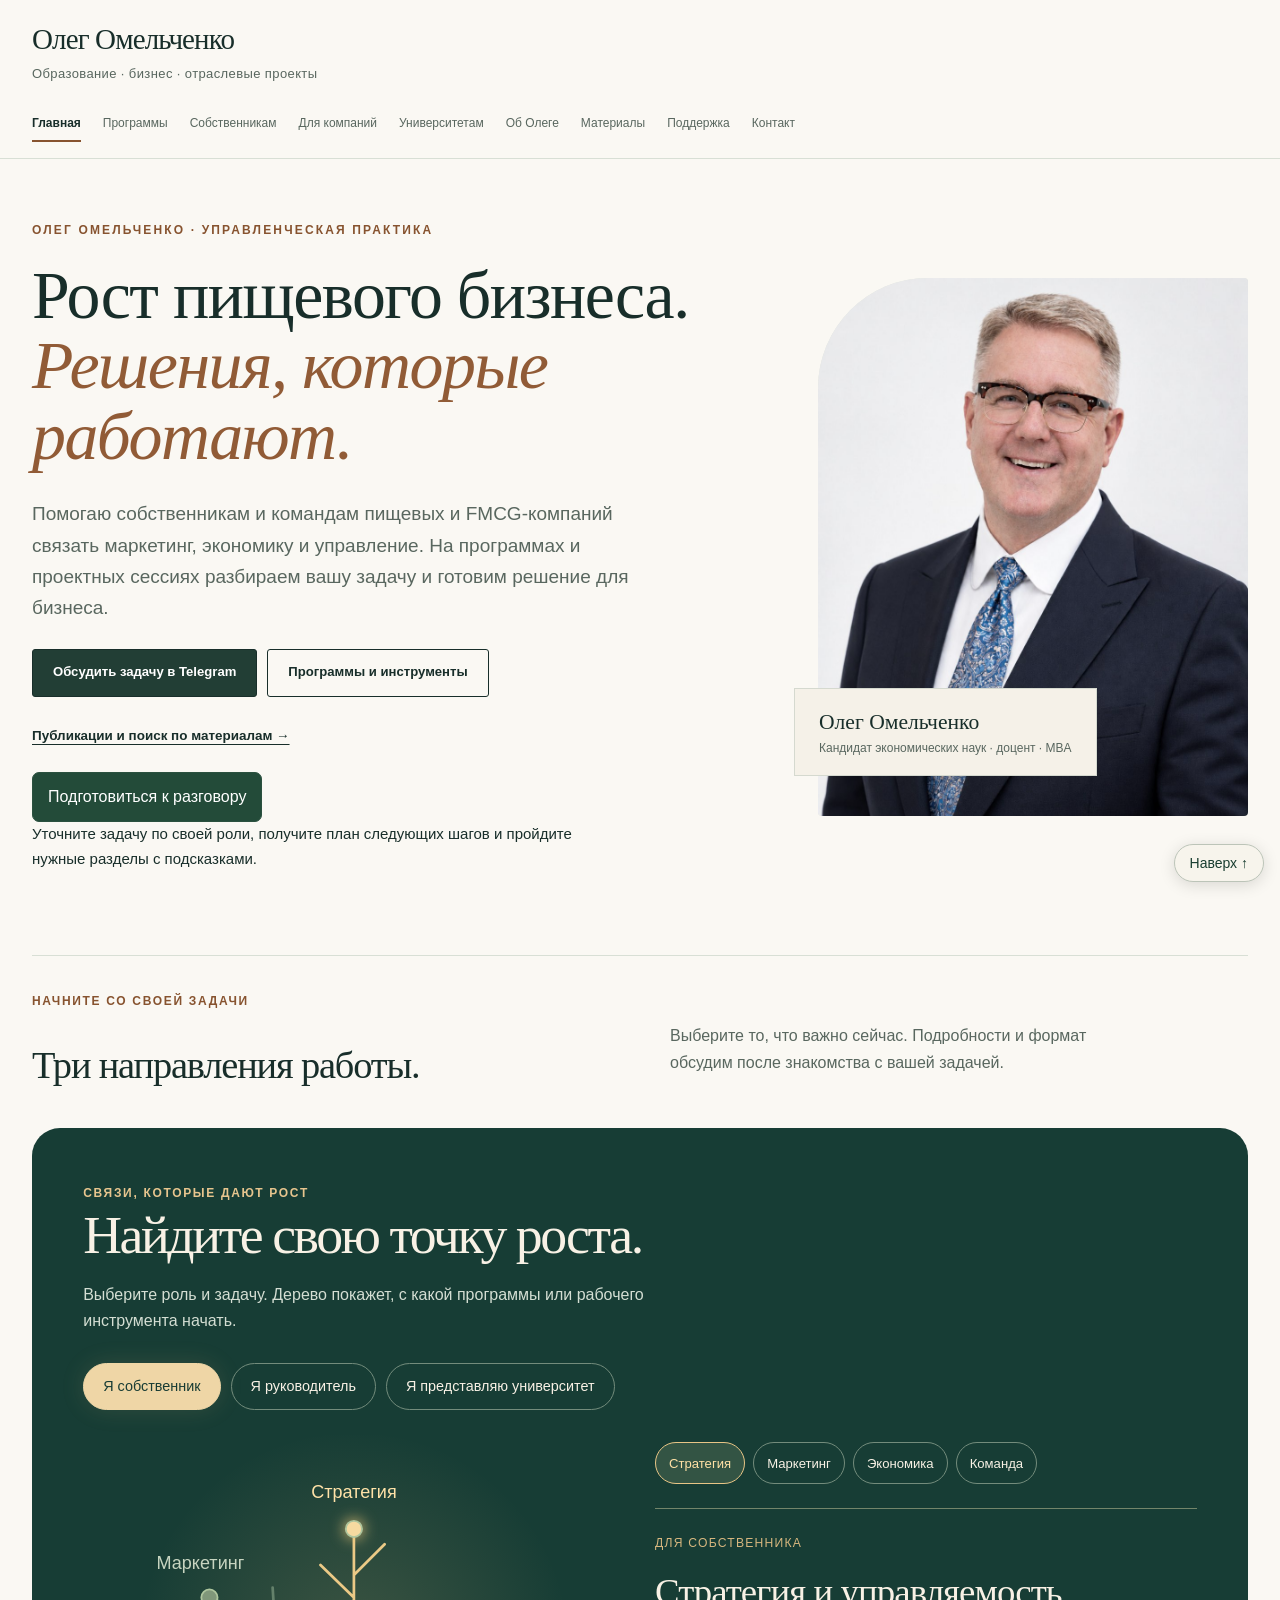
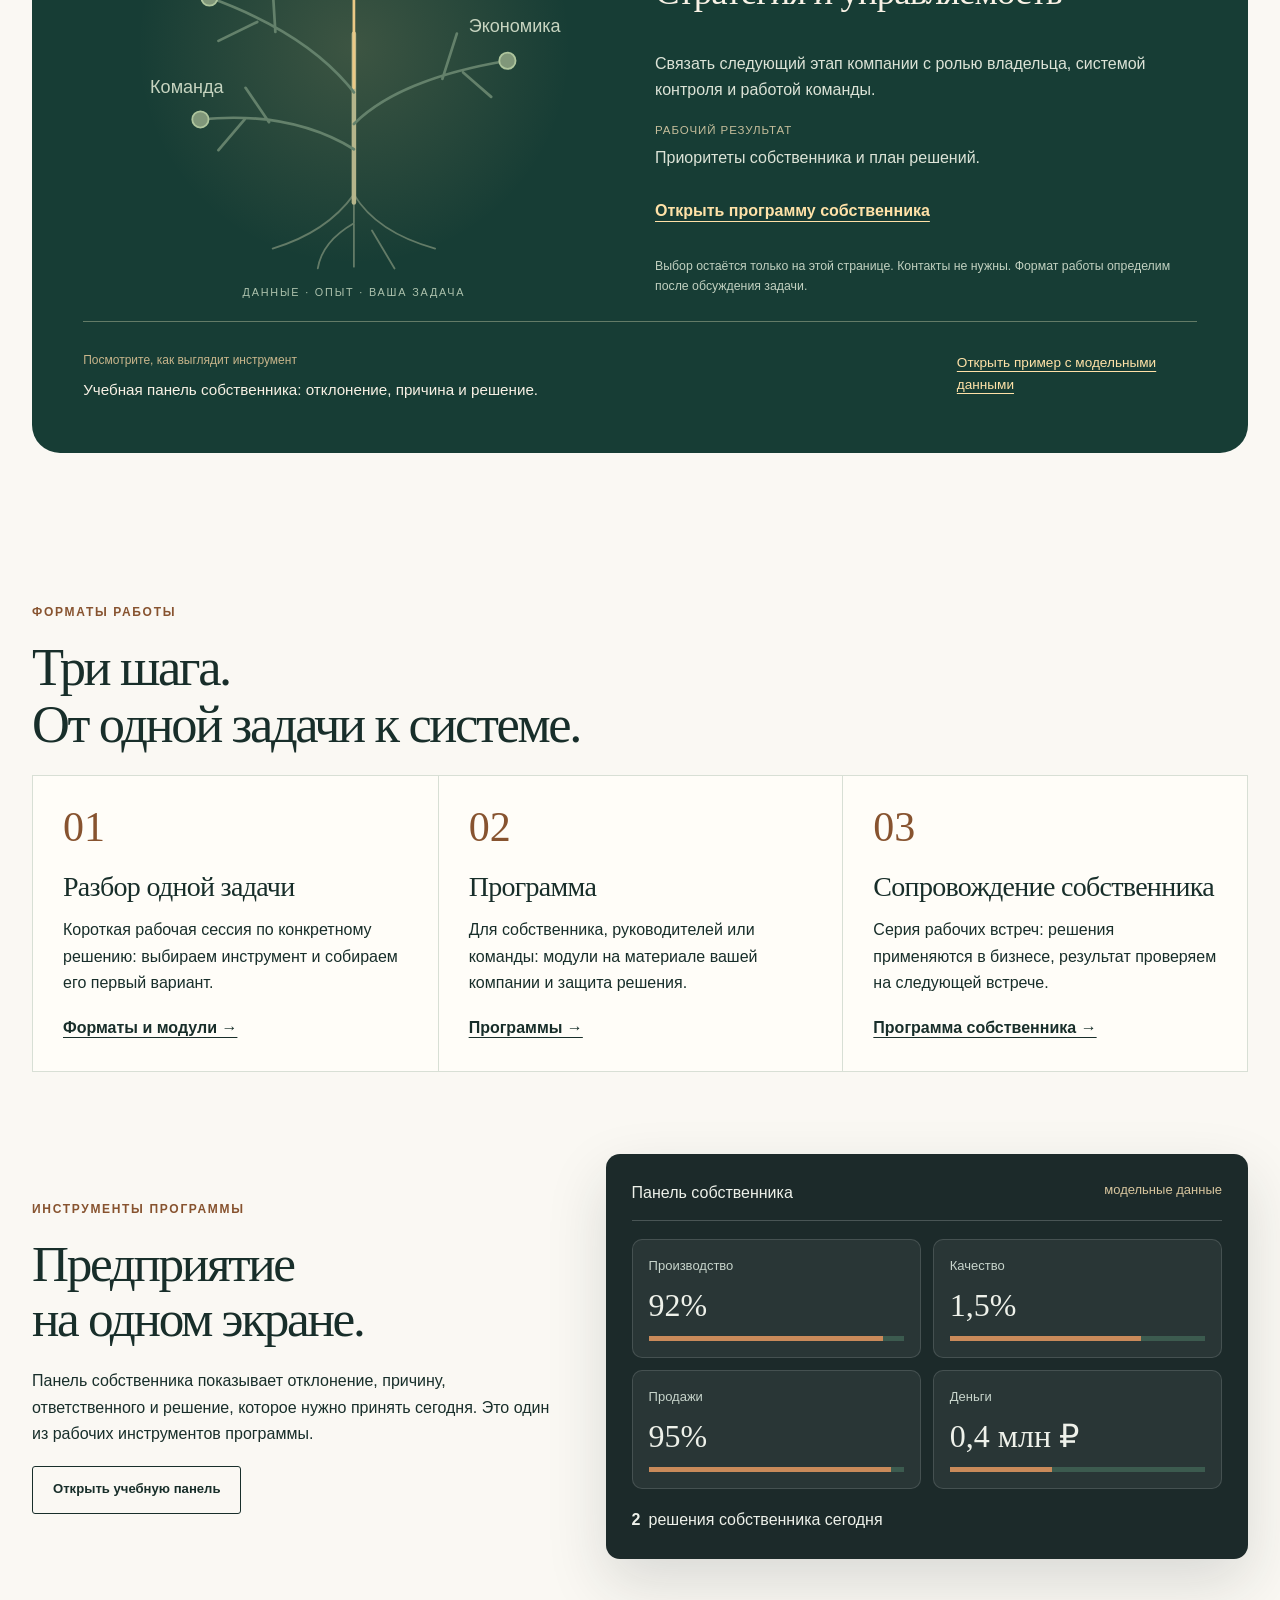
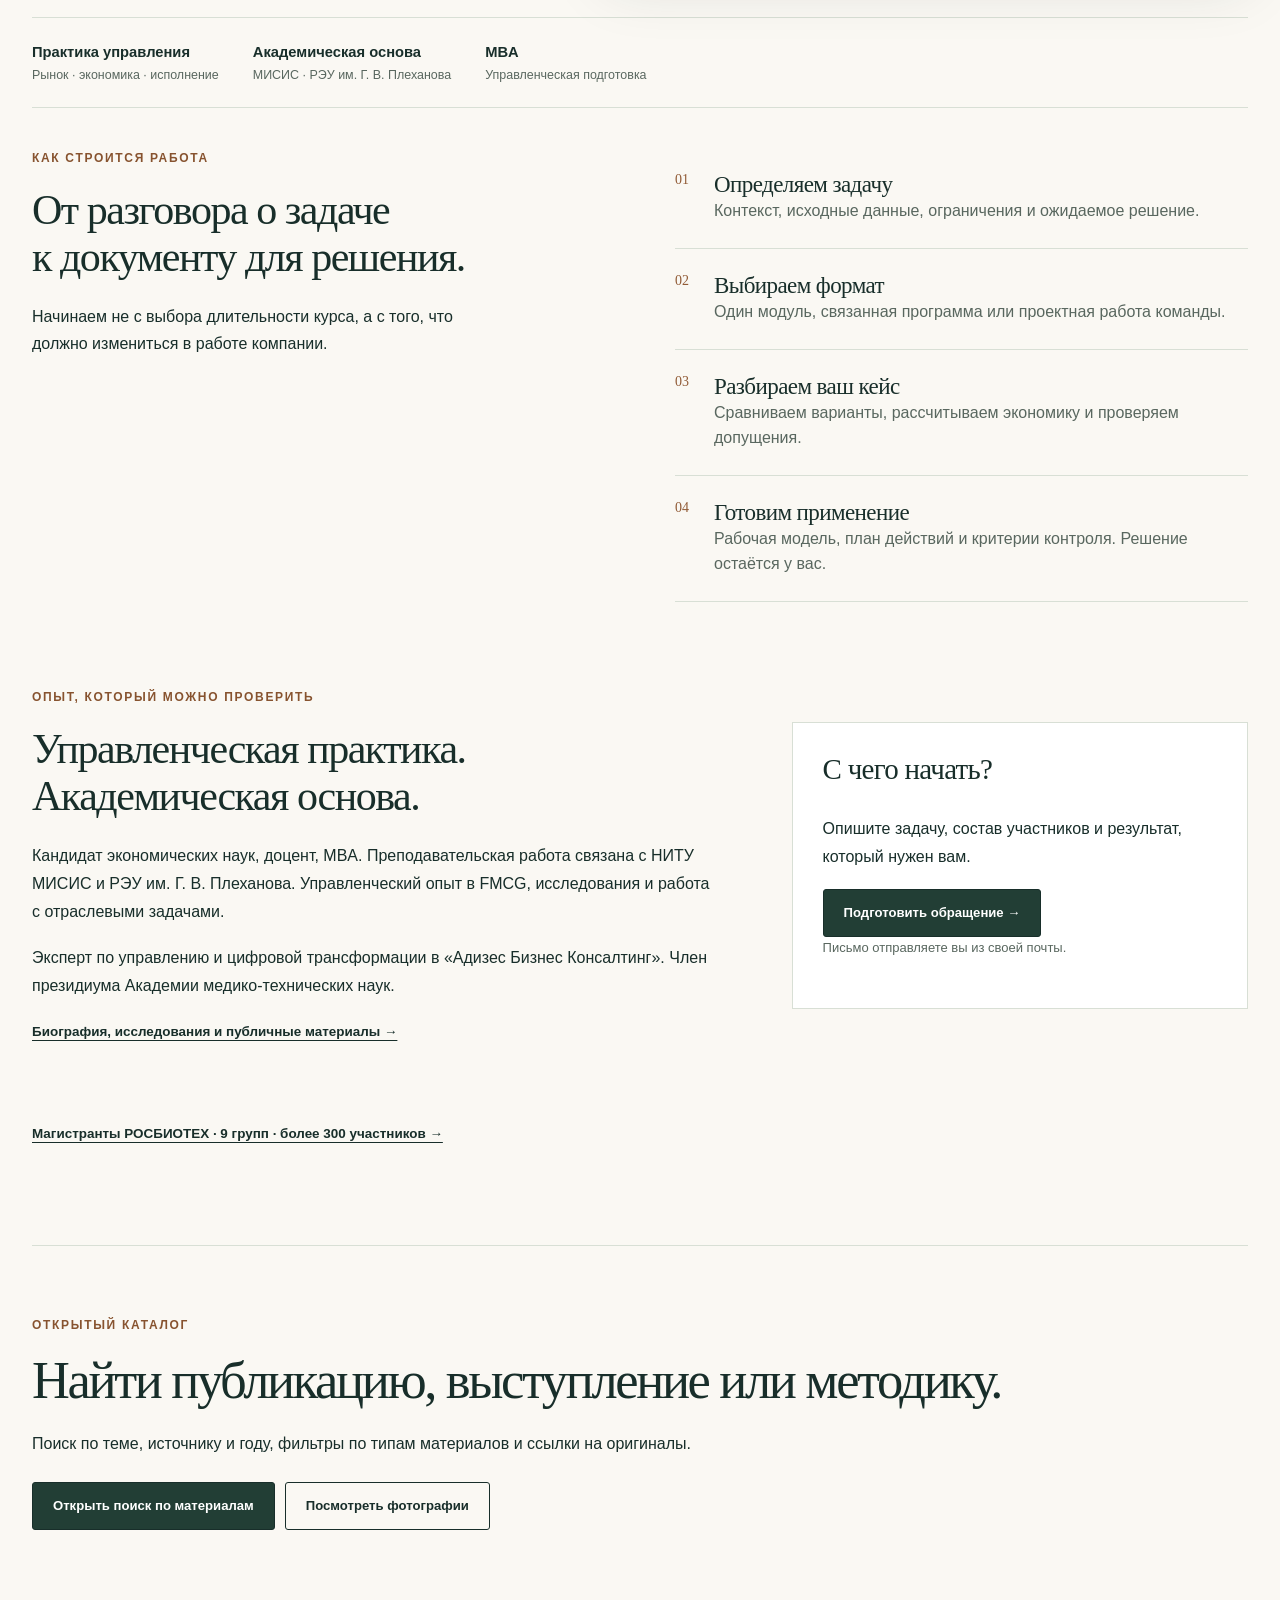
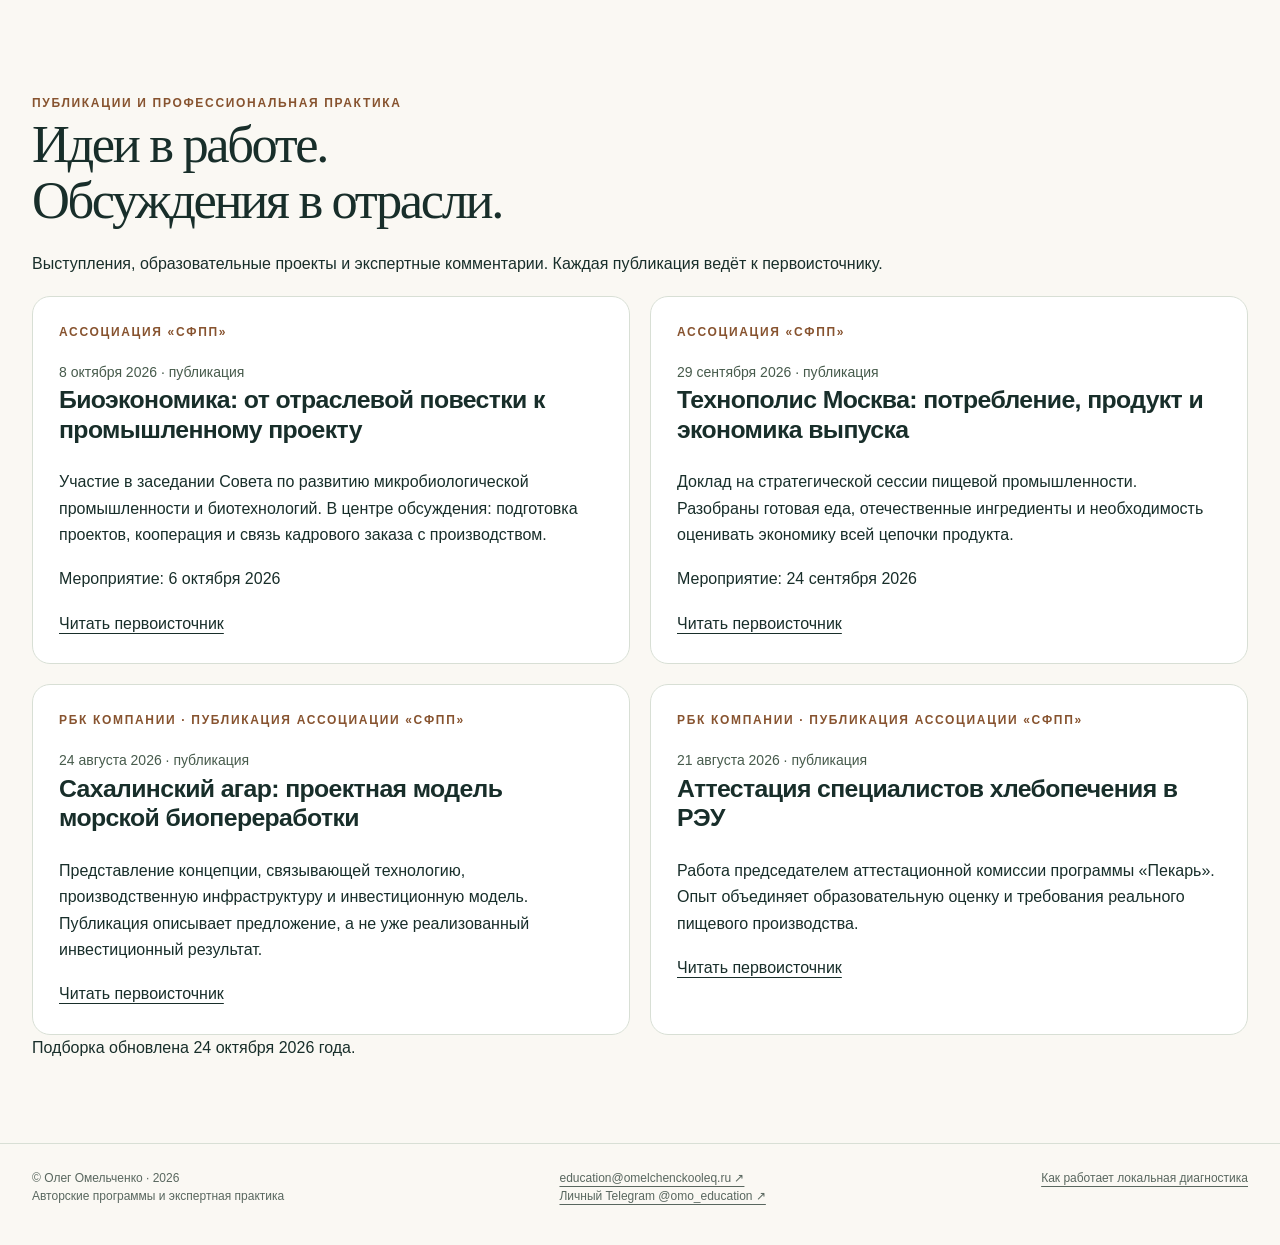
<file: index.html>
<!doctype html>
<html lang="ru"><head><meta charset="utf-8"><meta http-equiv="Content-Security-Policy" content="default-src 'none'; img-src 'self' data:; script-src 'self' 'sha256-KatjUwEftnu1LvQCgjum1gdOxy6vSHtUiW3oFpMQw6k='; style-src 'self' 'sha256-vLQ04eINW5cEdd43kia4ay7szNZbd3O3nUYyYUVcHYg='; connect-src 'none'; font-src 'none'; media-src 'none'; object-src 'none'; base-uri 'none'; form-action 'none'"><style>html{scroll-behavior:auto}body{margin:0}html.enhanced:not(.js) .panel{display:none}html.enhanced:not(.js)[data-page="home"] #home{display:block}html.enhanced:not(.js)[data-page="programs"] #programs{display:block}html.enhanced:not(.js)[data-page="owners"] #owners{display:block}html.enhanced:not(.js)[data-page="companies"] #companies{display:block}html.enhanced:not(.js)[data-page="universities"] #universities{display:block}html.enhanced:not(.js)[data-page="about"] #about{display:block}html.enhanced:not(.js)[data-page="materials"] #materials{display:block}html.enhanced:not(.js)[data-page="podderzhka"] #podderzhka{display:block}html.enhanced:not(.js)[data-page="contact"] #contact{display:block}

html:not(.questionnaire-ready) [data-v8-questionnaire],html:not(.questionnaire-ready) #v8-assessment,html:not(.questionnaire-ready) a[href="#contact/v8-assessment"]{display:none!important}
html.questionnaire-ready .questionnaire-fallback{display:none}
html:not(.support-catalogue-ready) [data-support-controls],html:not(.support-catalogue-ready) #print-route{display:none!important}
html.support-catalogue-ready .support-catalogue-fallback{display:none}

html:not(.program-filter-ready) .program-filter{display:none!important}
html:not(.module-picker-ready) #module-audience,html:not(.module-picker-ready) label[for="module-audience"],html:not(.module-picker-ready) #module-clear,html:not(.module-picker-ready) #module-count,html:not(.module-picker-ready) [data-module-id],html:not(.module-picker-ready) .module-picker-enabled{display:none!important}
html.module-picker-ready .module-picker-fallback{display:none}
html:not(.module-picker-ready) .module-choice{cursor:default}

html:not(.questionnaire-ready) .v9-hero-launch{display:none!important}
</style><script>(()=>{'use strict';const root=document.documentElement;root.classList.add('enhanced');const pages=['home','programs','owners','companies','universities','about','materials','podderzhka','contact'];let page='home';function route(){let p=location.hash.slice(1).split('/')[0];if(p!=='main')page=pages.includes(p)?p:'home';root.dataset.page=page;}route();addEventListener('hashchange',route);function closeMenu(focus){const b=document.querySelector('.v9-menu-toggle'),n=document.getElementById('v9-navigation'),h=document.querySelector('header');if(!b||!n||!h)return;b.setAttribute('aria-expanded','false');h.classList.remove('v9-menu-open');n.classList.remove('v9-mobile-open');if(focus)b.focus();}document.addEventListener('click',e=>{const b=e.target.closest('.v9-menu-toggle');if(b){const n=document.getElementById('v9-navigation'),h=document.querySelector('header'),open=b.getAttribute('aria-expanded')!=='true';if(n&&h){b.setAttribute('aria-expanded',String(open));h.classList.toggle('v9-menu-open',open);n.classList.toggle('v9-mobile-open',open);}}else if(e.target.closest('#v9-navigation a')){closeMenu(false);const a=e.target.closest('a'),id=(a.getAttribute('href')||'').split('#')[1];if(id)setTimeout(()=>{const t=document.getElementById(id.split('/').pop());if(t){const h=t.querySelector('h1,h2,h3')||t;h.setAttribute('tabindex','-1');h.focus({preventScroll:true});}},0);}else if(e.target.closest('.back-top'))window.scrollTo({top:0,behavior:matchMedia('(prefers-reduced-motion: reduce)').matches?'auto':'smooth'});});document.addEventListener('keydown',e=>{if(e.key==='Escape'&&document.querySelector('.v9-menu-open'))closeMenu(true);});})();</script><link rel="stylesheet" href="assets/site.css"><link rel="stylesheet" href="assets/growth.css"><meta name="viewport" content="width=device-width,initial-scale=1"><meta name="referrer" content="no-referrer"><meta name="description" content="Авторские программы Олега Омельченко: стратегический маркетинг, управление FMCG-бизнесом, программа собственника и трансфер технологий для университетов."><title>Олег Омельченко | Образование и бизнес</title><meta name="robots" content="index,follow"><link rel="icon" href="[data-uri]"><meta property="og:type" content="website"><meta property="og:locale" content="ru_RU"><meta property="og:title" content="Олег Омельченко | Образование и бизнес"><meta property="og:description" content="Программы, управленческие инструменты и работа с пищевым бизнесом."><meta property="og:image" content="https://omoeducation.online/assets/og-main.jpg"><meta property="og:image:width" content="1200"><meta property="og:image:height" content="630"><meta property="og:image:alt" content="Олег Омельченко. Образование и рост бизнеса"><script src="assets/app-1.js" defer></script><script src="assets/app-2.js" defer></script><script src="assets/app-3.js" defer></script><script src="assets/app-4.js" defer></script><script src="assets/ready.js" defer></script><script src="assets/growth.js" defer></script><script src="assets/materials-search.js" defer></script><link rel="canonical" href="https://omoeducation.online/"><meta property="og:url" content="https://omoeducation.online/"></head><body><a class="skip" href="#main">Перейти к содержимому</a><header class="header"><div class="wrap top"><a class="brand" href="#home">Олег Омельченко<small>Образование · бизнес · отраслевые проекты</small></a><button type="button" class="v9-menu-toggle" aria-expanded="false" aria-controls="v9-navigation">Меню</button></div><nav class="wrap nav" data-tabs aria-label="Разделы сайта" id="v9-navigation"><a id="nav-home" href="#home" data-tab="home">Главная</a><a id="nav-programs" href="#programs" data-tab="programs">Программы</a><a id="nav-owners" href="#owners" data-tab="owners">Собственникам</a><a id="nav-companies" href="#companies" data-tab="companies">Для компаний</a><a id="nav-universities" href="#universities" data-tab="universities">Университетам</a><a id="nav-about" href="#about" data-tab="about">Об Олеге</a><a id="nav-materials" href="#materials" data-tab="materials">Материалы</a><a id="nav-podderzhka" href="#podderzhka" data-tab="podderzhka">Поддержка</a><a id="nav-contact" href="#contact" data-tab="contact">Контакт</a></nav></header><main id="main"><section class="panel" id="home" aria-labelledby="nav-home"><section class="hero wrap"><div><p class="eyebrow">Олег Омельченко · управленческая практика</p><h1>Рост пищевого бизнеса.<br><span class="accent">Решения, которые работают.</span></h1><p class="lead">Помогаю собственникам и командам пищевых и FMCG-компаний связать маркетинг, экономику и управление. На программах и проектных сессиях разбираем вашу задачу и готовим решение для бизнеса.</p><div class="actions"><a class="button primary" href="https://t.me/omo_education" target="_blank" rel="noopener noreferrer" referrerpolicy="no-referrer">Обсудить задачу в Telegram</a><a class="button" href="#programs">Программы и инструменты</a></div><p id="materials-hero-link"><a class="textlink" href="#materials/materials-search">Публикации и поиск по материалам →</a></p><div class="v9-hero-launch"><button type="button" class="v9-route-trigger" data-v8-questionnaire="">Подготовиться к разговору</button><p>Уточните задачу по своей роли, получите план следующих шагов и пройдите нужные разделы с подсказками.</p></div></div><figure class="portrait-stage" id="portrait-stage"><div class="portrait-card" id="portrait-card"><img src="assets/portrait.jpg" alt="Олег Михайлович Омельченко" width="960" height="1440" loading="eager" decoding="async" fetchpriority="high"></div><figcaption class="portrait-tag"><strong>Олег Омельченко</strong><span>Кандидат экономических наук · доцент · MBA</span></figcaption><div class="portrait-controls"><button class="quiet-button" id="motion-toggle" type="button" aria-pressed="false" hidden>Включить движение</button></div></figure></section><section class="route-section wrap" aria-labelledby="route-heading"><div class="section-intro"><p class="eyebrow">Начните со своей задачи</p><h2 id="route-heading">Три направления работы.</h2><p>Выберите то, что важно сейчас. Подробности и формат обсудим после знакомства с вашей задачей.</p></div><section class="growth-explorer" id="growth-explorer" aria-labelledby="growth-title">
<div class="growth-heading"><span class="eyebrow">Связи, которые дают рост</span><h2 id="growth-title">Найдите свою точку роста.</h2><p>Выберите роль и задачу. Дерево покажет, с какой программы или рабочего инструмента начать.</p></div>
<div class="growth-role" role="group" aria-label="Ваша роль" hidden><button type="button" data-growth-role="owner" aria-pressed="true">Я собственник</button><button type="button" data-growth-role="leader" aria-pressed="false">Я руководитель</button><button type="button" data-growth-role="university" aria-pressed="false">Я представляю университет</button></div>
<div class="growth-body"><div class="growth-map" aria-hidden="true">
<svg viewBox="0 0 600 520" focusable="false"><defs><radialGradient id="growth-halo"><stop stop-color="#e9c17e" stop-opacity=".18"/><stop offset="1" stop-color="#e9c17e" stop-opacity="0"/></radialGradient></defs>
<circle cx="300" cy="235" r="240" fill="url(#growth-halo)"/>
<g class="growth-roots"><path d="M300 398 Q270 440 210 458 M300 398 Q325 440 390 458 M300 398 L300 478 M300 430 Q265 450 260 480 M320 438 L345 480"/></g>
<path class="growth-trunk" d="M300 407 C300 342 300 285 300 220"/>
<g class="growth-branch" data-growth-branch="strategy"><path d="M300 280 Q300 190 300 104 M300 180 L263 144 M300 155 L334 121"/><circle cx="300" cy="104" r="9"/><text x="300" y="70" text-anchor="middle">Стратегия</text></g>
<g class="growth-branch" data-growth-branch="market"><path d="M300 285 Q250 220 140 180 M213 218 L210 169 M193 207 L150 228"/><circle cx="140" cy="180" r="9"/><text x="130" y="148" text-anchor="middle">Маркетинг</text></g>
<g class="growth-branch" data-growth-branch="economy"><path d="M300 320 Q350 270 470 250 M398 270 L414 220 M421 263 L452 290"/><circle cx="470" cy="250" r="9"/><text x="478" y="218" text-anchor="middle">Экономика</text></g>
<g class="growth-branch" data-growth-branch="team"><path d="M300 348 Q230 305 130 315 M206 318 L180 280 M179 315 L150 349"/><circle cx="130" cy="315" r="9"/><text x="115" y="286" text-anchor="middle">Команда</text></g>
<text class="growth-root-label" x="300" y="510" text-anchor="middle">ДАННЫЕ · ОПЫТ · ВАША ЗАДАЧА</text></svg>
</div><div class="growth-content"><div class="growth-choices" role="group" aria-label="Выберите задачу" hidden><button type="button" data-growth-topic="strategy" aria-pressed="true">Стратегия</button><button type="button" data-growth-topic="market" aria-pressed="false">Маркетинг</button><button type="button" data-growth-topic="economy" aria-pressed="false">Экономика</button><button type="button" data-growth-topic="team" aria-pressed="false">Команда</button></div>
<div class="growth-result" aria-live="polite" aria-atomic="true"><p class="growth-kicker" id="growth-kicker">Для собственника</p><h3 id="growth-result-title">Стратегия и управляемость</h3><p id="growth-result-text">Связать следующий этап компании с ролью владельца, системой контроля и работой команды.</p><p class="growth-output"><span>Рабочий результат</span><strong id="growth-result-output">Приоритеты собственника и план решений.</strong></p><a class="growth-cta" id="growth-result-link" href="#owners">Открыть программу собственника</a></div>
<p class="growth-note">Выбор остаётся только на этой странице. Контакты не нужны. Формат работы определим после обсуждения задачи.</p></div></div>
<div class="growth-sample"><div><span>Посмотрите, как выглядит инструмент</span><p>Учебная панель собственника: отклонение, причина и решение.</p></div><a href="#owners/owner-dashboard">Открыть пример с модельными данными</a></div>
</section><div class="route-grid v10-three growth-fallback">
<a class="route-tile" href="#owners"><span class="route-no">01 / Собственникам</span><h3>Развивать бизнес,<br>не теряя управляемости.</h3><p>Стратегия владельца, контроль, команда и следующий этап компании.</p><span class="route-link">Маршрут собственника ↗</span></a>
<a class="route-tile" href="#programs"><span class="route-no">02 / Руководителям и командам</span><h3>Превращать знания<br>в общие решения.</h3><p>Маркетинг, экономика FMCG и обучение на материале вашей компании.</p><span class="route-link">Выбрать программу ↗</span></a>
<a class="route-tile" href="#universities"><span class="route-no">03 / Университетам</span><h3>Соединять разработки<br>с задачами индустрии.</h3><p>Трансфер технологий, проектная работа и взаимодействие с бизнесом.</p><span class="route-link">Университетский маршрут ↗</span></a>
</div></section><section class="v10-ladder wrap" aria-labelledby="ladder-title" id="work-formats"><p class="eyebrow">Форматы работы</p><h2 id="ladder-title">Три шага.<br>От одной задачи к системе.</h2><div class="v10-ladder-grid"><article><span class="v10-step">01</span><h3>Разбор одной задачи</h3><p>Короткая рабочая сессия по конкретному решению: выбираем инструмент и собираем его первый вариант.</p><a href="#companies/module-picker">Форматы и модули →</a></article><article><span class="v10-step">02</span><h3>Программа</h3><p>Для собственника, руководителей или команды: модули на материале вашей компании и защита решения.</p><a href="#programs">Программы →</a></article><article><span class="v10-step">03</span><h3>Сопровождение собственника</h3><p>Серия рабочих встреч: решения применяются в бизнесе, результат проверяем на следующей встрече.</p><a href="#owners">Программа собственника →</a></article></div></section><section class="v10-teaser wrap" aria-labelledby="teaser-title" id="dashboard-preview"><div class="v10-teaser-copy"><p class="eyebrow">Инструменты программы</p><h2 id="teaser-title">Предприятие<br>на одном экране.</h2><p>Панель собственника показывает отклонение, причину, ответственного и решение, которое нужно принять сегодня. Это один из рабочих инструментов программы.</p><a class="button" href="#owners/owner-dashboard">Открыть учебную панель</a></div><div class="v10-mini"><div class="v10-mini-head"><span>Панель собственника</span><small>модельные данные</small></div><div class="v10-mini-grid"><div><small>Производство</small><b>92%</b><i class="bad"></i></div><div><small>Качество</small><b>1,5%</b><i class="ok"></i></div><div><small>Продажи</small><b>95%</b><i class="bad"></i></div><div><small>Деньги</small><b>0,4 млн ₽</b><i class="warn"></i></div></div><div class="v10-mini-dec"><span>2</span>решения собственника сегодня</div></div></section><div class="wrap credentials"><div><b>Практика управления</b>Рынок · экономика · исполнение</div><div><b>Академическая основа</b>МИСИС · РЭУ им. Г. В. Плеханова</div><div><b>MBA</b>Управленческая подготовка</div></div><section class="method-v4 wrap"><div><p class="eyebrow">Как строится работа</p><h2>От разговора о задаче<br>к документу для решения.</h2><p>Начинаем не с выбора длительности курса, а с того, что должно измениться в работе компании.</p></div><ol><li><span>01</span><div><h3>Определяем задачу</h3><p>Контекст, исходные данные, ограничения и ожидаемое решение.</p></div></li><li><span>02</span><div><h3>Выбираем формат</h3><p>Один модуль, связанная программа или проектная работа команды.</p></div></li><li><span>03</span><div><h3>Разбираем ваш кейс</h3><p>Сравниваем варианты, рассчитываем экономику и проверяем допущения.</p></div></li><li><span>04</span><div><h3>Готовим применение</h3><p>Рабочая модель, план действий и критерии контроля. Решение остаётся у вас.</p></div></li></ol></section><section class="author-v4 wrap"><div><p class="eyebrow">Опыт, который можно проверить</p><h2>Управленческая практика.<br>Академическая основа.</h2><p>Кандидат экономических наук, доцент, MBA. Преподавательская работа связана с НИТУ МИСИС и РЭУ им. Г. В. Плеханова. Управленческий опыт в FMCG, исследования и работа с отраслевыми задачами.</p><p>Эксперт по управлению и цифровой трансформации в «Адизес Бизнес Консалтинг». Член президиума Академии медико-технических наук.</p><a class="textlink" href="#about">Биография, исследования и публичные материалы →</a></div><div class="contact-v4"><h3>С чего начать?</h3><p>Опишите задачу, состав участников и результат, который нужен вам.</p><a class="button primary" href="#contact">Подготовить обращение →</a><p class="fine">Письмо отправляете вы из своей почты.</p></div><p><a class="textlink" href="#about/rosbiotech-masters">Магистранты РОСБИОТЕХ · 9 групп · более 300 участников →</a></p></section><section class="wrap section" id="materials-entry"><p class="eyebrow">Открытый каталог</p><h2>Найти публикацию, выступление или методику.</h2><p>Поиск по теме, источнику и году, фильтры по типам материалов и ссылки на оригиналы.</p><div class="actions"><a class="button primary" href="#materials/materials-search">Открыть поиск по материалам</a><a class="button" href="#about/activity-gallery">Посмотреть фотографии</a></div></section><section id="professional-news" class="wrap v10-news"><span class="eyebrow">Публикации и профессиональная практика</span><h2>Идеи в работе.<br>Обсуждения в отрасли.</h2><p>Выступления, образовательные проекты и экспертные комментарии. Каждая публикация ведёт к первоисточнику.</p><div class="v10-news-grid"><article class="v10-news-card"><p class="eyebrow">Ассоциация «СФПП»</p><time datetime="2026-10-08">8 октября 2026 · публикация</time><h3>Биоэкономика: от отраслевой повестки к промышленному проекту</h3><p>Участие в заседании Совета по развитию микробиологической промышленности и биотехнологий. В центре обсуждения: подготовка проектов, кооперация и связь кадрового заказа с производством.</p><p class="small">Мероприятие: 6 октября 2026</p><a href="https://sfpp.ru/novosti/sfpp-uchastvovala-v-obsuzhdenii-hoda-naczproekta-bioekonomika-na-bioprom/" target="_blank" rel="noopener noreferrer" referrerpolicy="no-referrer">Читать первоисточник</a></article><article class="v10-news-card"><p class="eyebrow">Ассоциация «СФПП»</p><time datetime="2026-09-29">29 сентября 2026 · публикация</time><h3>Технополис Москва: потребление, продукт и экономика выпуска</h3><p>Доклад на стратегической сессии пищевой промышленности. Разобраны готовая еда, отечественные ингредиенты и необходимость оценивать экономику всей цепочки продукта.</p><p class="small">Мероприятие: 24 сентября 2026</p><a href="https://sfpp.ru/novosti/sfpp-trendy-pishhevoj-promyshlennosti-na-strategicheskoj-sessii-v-moskve/" target="_blank" rel="noopener noreferrer" referrerpolicy="no-referrer">Читать первоисточник</a></article><article class="v10-news-card"><p class="eyebrow">РБК Компании · публикация Ассоциации «СФПП»</p><time datetime="2026-08-24">24 августа 2026 · публикация</time><h3>Сахалинский агар: проектная модель морской биопереработки</h3><p>Представление концепции, связывающей технологию, производственную инфраструктуру и инвестиционную модель. Публикация описывает предложение, а не уже реализованный инвестиционный результат.</p><a href="https://companies.rbc.ru/news/ohaCXg7UJi/sfpp-predstavila-model-razvitiya-proizvodstva-sahalinskogo-agara/" target="_blank" rel="noopener noreferrer" referrerpolicy="no-referrer">Читать первоисточник</a></article><article class="v10-news-card"><p class="eyebrow">РБК Компании · публикация Ассоциации «СФПП»</p><time datetime="2026-08-21">21 августа 2026 · публикация</time><h3>Аттестация специалистов хлебопечения в РЭУ</h3><p>Работа председателем аттестационной комиссии программы «Пекарь». Опыт объединяет образовательную оценку и требования реального пищевого производства.</p><a href="https://companies.rbc.ru/news/9kcJzDlxpL/sfpp-i-reu-razvivayut-kompetentsii-dlya-funktsionalnogo-hlebopecheniya/" target="_blank" rel="noopener noreferrer" referrerpolicy="no-referrer">Читать первоисточник</a></article></div><p class="small">Подборка обновлена 24 октября 2026 года.</p></section></section><section class="panel" id="programs" aria-labelledby="nav-programs"><div class="pagehead wrap"><p class="eyebrow">Программы для топ-руководителей</p><h1>Управленческие решения.<br><span class="accent">На материале вашего бизнеса.</span></h1><p class="lead">Два самостоятельных направления для руководителей FMCG. Корпоративная адаптация и открытая группа обсуждаются как форматы участия.</p><div class="pill-row"><a class="pill" href="#programs/marketing">Стратегический маркетинг</a><a class="pill" href="#programs/management">Управление FMCG-бизнесом</a><a class="pill" href="#owners">Отдельно: курс собственника →</a></div></div><div class="program-directory" aria-label="Навигатор программ"><p class="eyebrow">Выбор по задаче</p><div class="program-filter" role="group" aria-label="Кому нужна программа"><button type="button" data-filter="all" aria-pressed="true">Все направления</button><button type="button" data-filter="owner" aria-pressed="false">Собственнику</button><button type="button" data-filter="leader" aria-pressed="false">Руководителю</button><button type="button" data-filter="team" aria-pressed="false">Команде</button></div><div class="catalogue-grid">
<article data-audience="leader team"><span class="catalogue-label">Маркетинг</span><h3>Стратегический маркетинг с ИИ</h3><p>Рынок, потребитель, портфель и коммуникации.</p><dl><dt>Для кого</dt><dd>Генеральные, коммерческие и маркетинговые руководители</dd><dt>Результат</dt><dd>Карта приоритетов роста и план проверки гипотез</dd><dt>Формат</dt><dd>Модульная работа с кейсом компании</dd></dl><a href="#programs/marketing">Содержание программы →</a></article>
<article data-audience="leader team"><span class="catalogue-label">Управление</span><h3>Управление FMCG-бизнесом</h3><p>Экономика предприятия, коммерция и исполнение.</p><dl><dt>Для кого</dt><dd>Руководители бизнеса и управленческие команды</dd><dt>Результат</dt><dd>План роста, карта ограничений и общие показатели</dd><dt>Формат</dt><dd>Связанные модули и проектная сессия</dd></dl><a href="#programs/management">Содержание программы →</a></article>
<article data-audience="owner"><span class="catalogue-label">Роль владельца</span><h3>Собственник: стратегия и управляемость</h3><p>Цели владельца и следующий этап бизнеса.</p><dl><dt>Для кого</dt><dd>Собственники и основатели действующих компаний</dd><dt>Результат</dt><dd>Приоритеты, модель контроля и план действий</dd><dt>Формат</dt><dd>Индивидуальная или командная работа</dd></dl><a href="#owners">Маршрут собственника →</a></article>
</div><p class="fine">Состав, продолжительность, стоимость и условия участия согласуются после разбора задачи. Публичный набор на фиксированные даты не объявлен.</p></div><div class="wrap"><span id="programs/marketing" class="native-anchor"></span><article class="program-detail" id="marketing"><div class="detail-heading"><span class="number">01</span><div><p class="eyebrow">Программа для руководителей</p><h3>Стратегический маркетинг с ИИ</h3><p class="lead">Где расти и почему клиент выберет вас</p></div></div><div class="two"><div><p>Для генеральных, коммерческих и маркетинговых директоров, руководителей бизнес-направлений FMCG.</p><div class="question">Какие клиенты, продукты и каналы станут приоритетом следующего этапа?</div><div class="learning-modules"><details class="learning-module"><summary>M1 · Качество стратегического выбора</summary><p>Проверяем диагноз, осознанный выбор, механизм роста, ограничения и согласованность действий. Разбираем текущий проект по единой рубрике.</p><p><strong>Рабочий результат:</strong> Первичная оценка стратегии и перечень решений для пересмотра.</p><p><strong>Практика с ИИ:</strong> ИИ ищет разрывы в аргументации и предлагает альтернативные объяснения; участник проверяет их по источникам.</p></details><details class="learning-module"><summary>M2 · Категория, покупатель и источники роста</summary><p>Сопоставляем потребительские задачи, ситуации входа в категорию, проникновение, частоту и ценность покупки. Проверяем две приоритетные гипотезы.</p><p><strong>Рабочий результат:</strong> Карта источников роста и план проверки двух гипотез.</p><p><strong>Практика с ИИ:</strong> ИИ группирует разрешённые отзывы и интервью со ссылкой на исходный фрагмент. Синтетический потребитель не подтверждает спрос.</p></details><details class="learning-module"><summary>M3 · Диагностика и прогноз спроса</summary><p>Сравниваем простой сезонный прогноз и подготовленные результаты ML-модели на отложенном по времени периоде. Разбираем смещение, промо, отсутствие товара и утечку данных.</p><p><strong>Рабочий результат:</strong> Доказательный диагноз и паспорт аналитической задачи.</p><p><strong>Практика с ИИ:</strong> Практикум по интерпретации модели: где она полезна, где ошибается и когда нужен простой прогноз.</p></details><details class="learning-module"><summary>M4 · Коммуникации и медиасценарии</summary><p>Связываем задачу бренда с аудиторией, креативом, охватом, частотой и результатом. Готовим сценарий замены подорожавшего или недоступного канала.</p><p><strong>Рабочий результат:</strong> Медиапортфель и правила пересмотра распределения ресурсов.</p><p><strong>Практика с ИИ:</strong> ИИ помогает подготовить варианты креативного брифа и проверить согласованность сообщений. Факты, права и требования к размещению проверяют специалисты.</p></details><details class="learning-module"><summary>M5 · Архитектура брендов и расширение портфеля</summary><p>Определяем роли брендов, границы расширения и критерии отдельного запуска. Проверяем потребительскую логику, дистрибуцию и экономику предложения.</p><p><strong>Рабочий результат:</strong> Карта ролей брендов и критерии решения по расширению.</p><p><strong>Практика с ИИ:</strong> ИИ структурирует аргументы за и против запуска. Выводы опираются на реальные исследования и согласованные данные.</p></details><details class="learning-module"><summary>M6 · Цена, промо и прибыль портфеля</summary><p>Сопоставляем цену за единицу, упаковку и ценность. Считаем сценарии с учётом перетока между собственными SKU и ограничений оценки эластичности.</p><p><strong>Рабочий результат:</strong> Ценностно-ценовая карта, сценарий портфеля и проверка каннибализации.</p><p><strong>Практика с ИИ:</strong> Работаем с подготовленными модельными сценариями. Коэффициент прогнозной модели сам по себе не доказывает причинный эффект цены.</p></details><details class="learning-module"><summary>M7 · Измерение и причинные эффекты</summary><p>Связываем 5-7 KPI с механизмом роста. Сопоставляем контрольный эксперимент, маркетинг-микс-моделирование и платформенную атрибуцию.</p><p><strong>Рабочий результат:</strong> План измерения, дизайн теста и критерии масштабирования.</p><p><strong>Практика с ИИ:</strong> ИИ проверяет полноту плана эксперимента. Платформенный ROAS не заменяет оценку дополнительного эффекта.</p></details><details class="learning-module"><summary>M8 · Сборка стратегии и проверка рисков</summary><p>Собираем стратегию на одной странице, доказательное приложение и план первых 90 дней. Заранее разбираем причины возможного провала.</p><p><strong>Рабочий результат:</strong> Проект стратегии, реестр допущений и условия пересмотра.</p><p><strong>Практика с ИИ:</strong> ИИ выступает оппонентом: ищет противоречия и предлагает неблагоприятные сценарии. Ответственность за выбор остаётся у команды.</p></details><details class="learning-module"><summary>M9 · Единый стандарт команды и защита</summary><p>Согласуем структуру стратегии, требования к доказательствам и правила оценки. Участники защищают доработанные проекты и получают следующий шаг.</p><p><strong>Рабочий результат:</strong> Общий шаблон стратегии, оценочная рубрика и индивидуальный план доработки.</p><p><strong>Практика с ИИ:</strong> ИИ помогает подготовиться к вопросам и проверить комплектность материалов. Итоговую оценку дают ведущий и уполномоченные руководители.</p></details></div></div><aside class="passport"><p class="eyebrow">Паспорт программы</p><h4>Рабочий результат</h4><p>Карта маркетинговых решений: приоритеты роста, ресурсная логика, сценарии и план проверки гипотез на 90 дней.</p><h4>Входные данные</h4><p>Описание рынка и портфеля, доступная аналитика клиентов, продаж и каналов. Для первого разговора достаточно общей задачи.</p><h4>Как проходит работа</h4><p>Диагностическая встреча, учебные модули и проектные разборы. Часы, длительность и состав участия согласуются после постановки задачи.</p><h4>Критерий качества проекта</h4><p>Выбор сегментов объяснён фактами; экономика инициатив сопоставима; у каждого действия есть ответственный и критерий проверки.</p><a class="button primary" href="#contact" data-topic="marketing">Обсудить программу <span aria-hidden="true">↗</span></a><p class="fine">Авторская программа. Формат, календарь, стоимость и документ по итогам согласуются перед участием.</p></aside></div><p class="fine">Возможная конфигурация: три учебных дня по 8 академических часов и защита на 4 академических часа через 4-6 недель. Итого 28 академических часов, или 21 обычный час без перерывов. Подготовка и самостоятельная доработка учитываются отдельно. Размер группы и объём защиты согласуются.</p><a class="button" href="#companies/module-picker">Выбрать модули для команды ↗</a></article><span id="programs/management" class="native-anchor"></span><article class="program-detail" id="management"><div class="detail-heading"><span class="number">02</span><div><p class="eyebrow">Программа для руководителей</p><h3>Управление FMCG-бизнесом</h3><p class="lead">Соединить потребителя, полку и прибыль</p></div></div><div class="two"><div><p>Для генеральных и коммерческих директоров, руководителей предприятий, категорий и бизнес-единиц FMCG.</p><div class="question">Как согласовать рост продаж, маржу, запасы и ответственность команды?</div><ol class="module-list"><li><strong>Экономика бизнеса</strong><span>P&amp;L по категориям и каналам, прибыльность SKU, денежный поток и оборотный капитал.</span></li><li><strong>Портфель и категория</strong><span>Источники спроса, ассортимент, запуск и вывод продуктов, стоимость сложности.</span></li><li><strong>Цена и промо</strong><span>Ценовые коридоры, упаковка, инвестиции в продвижение и проверка дополнительного эффекта.</span></li><li><strong>Коммерческая система</strong><span>Сети, дистрибьюторы, электронная торговля и условия работы каналов.</span></li><li><strong>Спрос и поставки</strong><span>Планирование продаж и операций (S&amp;OP), доступность товара, запасы и производственные ограничения.</span></li><li><strong>Команда и исполнение</strong><span>Полномочия, общий ритм управления, план-факт и ответственность за решения.</span></li></ol></div><aside class="passport"><p class="eyebrow">Паспорт программы</p><h4>Рабочий результат</h4><p>План прибыльного роста, карта ограничений, экономическая модель в согласованном объёме и общие показатели коммерции, финансов и операций.</p><h4>Входные данные</h4><p>Общая картина бизнеса, ключевые ограничения и доступные агрегированные показатели. Конфиденциальные данные обсуждаются отдельно.</p><h4>Как проходит работа</h4><p>Диагностика, несколько связанных учебных модулей, работа с задачей компании и итоговая проектная сессия. Нагрузка и календарь согласуются отдельно.</p><h4>Критерий качества проекта</h4><p>План объединяет функции; финансовые допущения явны; решения связаны с ресурсами, ответственными и контрольными точками.</p><a class="button primary" href="#contact" data-topic="management">Обсудить программу <span aria-hidden="true">↗</span></a><p class="fine">Авторская программа. Формат, календарь, стоимость и документ по итогам согласуются перед участием.</p></aside></div></article><div class="notice">Финансовый эффект зависит от исходной ситуации, качества данных и применения решений. Показатели проекта фиксируются на старте. Даты, стоимость и условия участия согласуются индивидуально.</div><div class="section"><p class="fine">«Прибыльный портфель» и «Управление группой компаний» рассматриваются как специальные модули или продолжения. Отдельный набор по ним не заявлен.</p></div></div></section><section class="panel" id="owners" aria-labelledby="nav-owners"><div class="wrap"><div class="pagehead"><p class="eyebrow">Отдельная программа для собственников</p><h1>Следующий этап бизнеса.<br><span class="accent">Ваша роль в нём.</span></h1><p class="lead">Настройте понятную систему управления: что видеть каждый день, какие вопросы задавать руководителям и какие решения оставлять за собой. На выходе обучения будут рабочие формы контроля, календарь управления и проверенный сценарий применения ИИ.</p><section class="owner-experience" id="owner-experience" aria-labelledby="owner-experience-title"><div class="owner-experience-copy"><h2 id="owner-experience-title">Опыт, на который я опираюсь</h2><p>Я управлял группами компаний пищевой промышленности, работал исполнительным директором групп компаний и председателем советов директоров предприятий. В контуре Русской продовольственной компании находилось до 12 предприятий; в группе компаний DeLavant я управлял шестью предприятиями, включая Владимирский хлебокомбинат, сельскохозяйственные активы для выращивания зерновых, мельнично-элеваторный комплекс и транспортно-логистическую компанию. Из практики знаю, как соединить решения собственника, полномочия команды, производственные процессы и управленческие данные.</p></div><figure class="owner-experience-photo"><img data-photo-kind="sfpp-official" src="assets/bioeconomy-official.png" alt="Групповое фото участников форума «Биоэкономика-2026» в РЭУ им. Г. В. Плеханова" width="1024" height="682" loading="lazy" decoding="async"><figcaption><strong>Форум «Биоэкономика-2026»</strong><span>РЭУ им. Г. В. Плеханова · 17 сентября 2026</span><a class="external" href="https://sfpp.ru/novosti/assocziacziya-sfpp-obsudila-na-bioekonomike-2026-put-biotehnologij-k-rynku/" target="_blank" rel="noopener noreferrer" referrerpolicy="no-referrer">Фото и материал СФПП ↗</a></figcaption></figure></section><section class="practice-evidence" id="owner-practice-evidence" aria-labelledby="owner-practice-title"><div class="practice-evidence-heading"><p class="eyebrow">Материалы из практики</p><h2 id="owner-practice-title">Владимирский хлебокомбинат</h2></div><div class="practice-evidence-grid"><article class="card"><p class="eyebrow">Производственная практика</p><h3>Премия Правительства РФ в области качества</h3><figure class="restored-award-photo"><img src="assets/quality-award-2017.jpg" alt="Групповой кадр с церемонии вручения премий Правительства РФ в области качества,2017 год" width="480" height="320" loading="lazy" decoding="async"><figcaption>Церемония вручения премий Правительства РФ в области качества,2017 год.</figcaption></figure><p>В 2017 году премия присуждена АО «Владимирский хлебокомбинат».</p><div class="evidence-sources"><a class="external" href="https://zebra-tv.ru/novosti/jizn/medvedev-otsenil-vladimirskiy-khleb/" target="_blank" rel="noopener noreferrer" referrerpolicy="no-referrer">О награждении предприятия ↗</a><a class="external" href="https://roskachestvo.gov.ru/news/dmitriy-medvedev-vruchil-premii-pravitelstva-2017-goda-v-oblasti-kachestva-/" target="_blank" rel="noopener noreferrer" referrerpolicy="no-referrer">О церемонии на сайте Роскачества ↗</a></div></article><article class="practice-video"><span class="practice-video-symbol" aria-hidden="true">▶</span><p class="eyebrow">Видео · 2019</p><h3>90 лет Владимирскому хлебокомбинату</h3><p>Репортаж 6ТВ к 90-летию предприятия, 2019 год.</p><a class="button" href="https://www.youtube.com/watch?v=q8Ng7dUHdD4" target="_blank" rel="noopener noreferrer" referrerpolicy="no-referrer">Смотреть на YouTube <span aria-hidden="true">↗</span></a><a class="external video-source" href="https://6tv.ru/vladimirskij-xlebokombinat-otmetil-90-letnij-yubilej" target="_blank" rel="noopener noreferrer" referrerpolicy="no-referrer">Материал 6ТВ от 18 октября 2019 года ↗</a></article></div></section></div><div class="two section"><div><div class="question">Компания выросла, а важные решения по-прежнему замыкаются на вас?</div><div class="learning-modules"><details class="learning-module"><summary>O1 · Роль собственника и следующий этап компании</summary><p>Разбираем, какие решения остаются у владельца, какие принимает генеральный директор и где полномочия расходятся с ответственностью. Определяем ограничения роста и договариваемся о работе управленческой команды.</p><p><strong>Рабочий результат:</strong> Карта решений собственника, руководителя и команды; список трёх ограничений роста.</p><p><strong>Практика с ИИ:</strong> ИИ помогает сравнить описания ролей, найти пересечения и подготовить вопросы для обсуждения. Решения о полномочиях принимает владелец.</p><p><strong>После модуля:</strong> Сможете отделить стратегические вопросы от оперативных и задать границы самостоятельности команды.</p></details><details class="learning-module"><summary>O2 · Ежедневная панель собственника</summary><p>Собираем один экран с отклонениями по клиентским обязательствам, выпуску, качеству, запасам и денежным рискам. Для каждого показателя определяем источник, срок обновления, владельца и условие вмешательства.</p><p><strong>Рабочий результат:</strong> Прототип панели из 6-8 индикаторов, паспорта показателей и правила эскалации.</p><p><strong>Практика с ИИ:</strong> ИИ составляет краткую сводку по подготовленной выгрузке, отмечает пропуски и противоречия. Расчёты и первичные данные проверяет ответственный.</p><p><strong>После модуля:</strong> Сможете за короткий просмотр понять, какое отклонение требует вашего решения, а какое уже ведёт команда.</p></details><details class="learning-module"><summary>O3 · Что запрашивать у руководителей</summary><p>Вводим отчёт по отклонениям: факт, сравнение с планом, причина, действие, ответственный, срок и требуемое решение. Разделяем ежедневные сигналы, недельный разбор и месячную экономику.</p><p><strong>Рабочий результат:</strong> Три шаблона отчётности и единый журнал решений с контрольными датами.</p><p><strong>Практика с ИИ:</strong> ИИ приводит отчёты к единому формату и выделяет неподтверждённые объяснения. Причина считается гипотезой до проверки.</p><p><strong>После модуля:</strong> Сможете запрашивать информацию, необходимую для решения, и проверять исполнение без лишних совещаний.</p></details><details class="learning-module"><summary>O4 · Контроль и делегирование без микроменеджмента</summary><p>Согласуем ожидаемый результат, полномочия, ограничения и контрольные точки. Задаём условия, при которых руководитель обращается к собственнику, и разбираем срыв обязательств без подмены исполнителя.</p><p><strong>Рабочий результат:</strong> Карточка делегирования, матрица полномочий и форма контрольной встречи.</p><p><strong>Практика с ИИ:</strong> ИИ проверяет полноту поручения и готовит вопросы к контрольной точке. Он не оценивает сотрудников и не принимает кадровых решений.</p><p><strong>После модуля:</strong> Сможете контролировать результат и риски, сохраняя самостоятельность руководителей.</p></details><details class="learning-module"><summary>O5 · Продажи, производство и запасы</summary><p>Согласуем коммерческий прогноз, возможности производства и ограничения снабжения. Учимся разбирать дефицит, избыток запасов, просроченные заказы и узкое место в едином цикле планирования.</p><p><strong>Рабочий результат:</strong> Повестка межфункциональной встречи, карта ограничений и два сценария плана.</p><p><strong>Практика с ИИ:</strong> ИИ собирает вопросы к расхождениям планов и объясняет подготовленные прогнозные сценарии. Производственный план утверждают ответственные специалисты.</p><p><strong>После модуля:</strong> Сможете видеть последствия коммерческих решений для загрузки, сервиса и оборотного капитала.</p></details><details class="learning-module"><summary>O6 · Время собственника и ритм управления</summary><p>Разбираем календарь и типовые обращения к владельцу. Защищаем время для стратегии, сокращаем дублирующие встречи и создаём понятный порядок срочных вопросов.</p><p><strong>Рабочий результат:</strong> Недельный календарь собственника, правила встреч и список решений для передачи команде.</p><p><strong>Практика с ИИ:</strong> ИИ группирует обезличенные категории задач и предлагает варианты повестки. Личные и чувствительные сведения в учебный анализ не включаются.</p><p><strong>После модуля:</strong> Сможете связать календарь с приоритетами бизнеса и проверить, что делегирование действительно освобождает время.</p></details><details class="learning-module"><summary>O7 · Экономика решений и приоритеты роста</summary><p>Связываем продажи с маржой, запасами и денежным потоком. Сравниваем инициативы по эффекту, ресурсам, рискам и условиям остановки. Определяем, что компания будет делать в ближайшие 90 дней.</p><p><strong>Рабочий результат:</strong> Карта инициатив, сценарный расчёт на учебных данных и план первых 90 дней.</p><p><strong>Практика с ИИ:</strong> ИИ помогает выявлять допущения и готовить альтернативные сценарии. Финансовый расчёт проверяется отдельно; инвестиционное решение остаётся у собственника.</p><p><strong>После модуля:</strong> Сможете обсуждать рост через экономику и ограничения, а не только через объём продаж.</p></details><details class="learning-module"><summary>O8 · Практический ИИ в управлении</summary><p>Выбираем одну повторяющуюся задачу: сводка отчётов, протокол решений, анализ обращений или подготовка сценариев. Настраиваем входные данные, проверку результата и границы доступа.</p><p><strong>Рабочий результат:</strong> Паспорт ИИ-пилота, шаблон запроса, проверочный набор и правила остановки.</p><p><strong>Практика с ИИ:</strong> Сравниваем ручное выполнение и работу с ИИ по времени, ошибкам и полноте. Масштабирование допускается после проверки пилота.</p><p><strong>После модуля:</strong> Сможете поставить ИИ понятную задачу, проверить ответ и определить, где его применение оправдано.</p></details></div></div><aside class="passport"><p class="eyebrow">Программа собственника</p><h3>Собственник: ежедневное управление и развитие</h3><h4>Рабочий результат</h4><p>Повестка собственника, критерии стратегического выбора, модель делегирования и дорожная карта следующего этапа бизнеса.</p><h4>Как проходит работа</h4><p>Диагностика ситуации, модульная работа над своим бизнесом, разбор альтернатив и проект следующего этапа. Индивидуальная работа или закрытая группа.</p><h4>Что подготовить</h4><p>Цели владельца, текущую бизнес-модель, ограничения управления и круг решений, которые требуют вашего участия. На первом этапе достаточно неконфиденциального описания.</p><h4>Как оценить итог</h4><p>Стратегические ставки опираются на факты; полномочия и контроль согласованы; последовательность изменений реалистична.</p><a class="button primary" href="#contact" data-topic="owner">Обсудить следующий этап бизнеса <span aria-hidden="true">↗</span></a><p class="fine">Содержание авторской программы разработано. Набор не объявлен; календарь, стоимость, организатор и документ по итогам определяются до записи.</p></aside></div><section class="section"><p class="eyebrow">Почему отдельный маршрут</p><h2>Стратегия владельца<br>и работа CEO связаны,<br>но требуют разных решений.</h2><p class="lead">Курс собственника концентрируется на целях бизнеса, распределении ресурсов и устройстве управления. Функциональные вопросы маркетинга и операционного управления рассматриваются в объёме, необходимом для этих решений.</p><div class="section"><a class="button primary" href="#contact/v8-assessment">Пройти экспресс-диагностику ↗</a> <a class="button" href="#companies/module-picker">Выбрать модули ↗</a></div><section class="section" id="owner-tools"><p class="eyebrow">Практика управления</p><h2>Формы, с которыми работаем на программе</h2><p>Примеры для адаптации к вашему предприятию. Показатели, пороги и периодичность согласуются с ответственными руководителями. На сайте используются только учебные примеры и пустые формы.</p><span id="owners/owner-dashboard" class="native-anchor"></span><div class="owner-visual" id="owner-dashboard"><p class="eyebrow">От данных к решению · учебный пример</p><h3>Предприятие на одном экране</h3><p>Сначала отклонение. Затем причина, ответственный и решение.</p><div class="tablet" aria-label="Учебная панель производственного предприятия"><div class="tablet-head"><div><span class="demo-tag">МОДЕЛЬНЫЕ ДАННЫЕ · НЕ РЕАЛЬНОЕ ПРЕДПРИЯТИЕ</span><h3>Панель собственника</h3><small>Выпуск и продажи: 1-7 октября 2026 · срез 8 октября, 09:00</small></div><div><small>Ритм контроля</small><br><strong>2 решения сегодня</strong></div></div><div class="dashboard-grid">
<article class="dash-card"><h4>01 / ПРОИЗВОДСТВО</h4><div class="dash-value">9 200 <span>из 10 000 шт.</span></div><div class="dash-status">↓ План выполнен на 92% · −800 шт.</div><div class="dash-track fixed-style-0" aria-hidden="true"><i></i></div><p>Факт / исходный план выпуска за 1-7 октября.</p><details><summary>Разобрать показатель</summary><p>9 200 ÷ 10 000 × 100 = 92%. Недовыпуск: 800 шт. (8%). Объём включает изделия с дефектом до исправления. План не пересматривается задним числом.</p><p>Условная причина: простой линии № 2. Ответственный: руководитель производства. До 12:00 подготовить план восстановления.</p></details></article>
<article class="dash-card"><h4>02 / КАЧЕСТВО</h4><div class="dash-value">1,5% <span>изделий с дефектом</span></div><div class="dash-status ok">✓ Ниже учебного порога ≤ 2,0%</div><div class="dash-track green fixed-style-1" aria-hidden="true"><i></i></div><p>138 из 9 200 проверенных изделий · 1-7 октября.<br>Порог выбран для примера и не является отраслевым нормативом.</p><details><summary>Почему полоса заполнена на 75%?</summary><p>138 ÷ 9 200 × 100 = 1,5%. Полоса показывает отношение доли дефектов к порогу: 1,5 ÷ 2,0 = 75%. Здесь чем меньше, тем лучше. До порога: 0,5 процентного пункта.</p><p>Все выпущенные изделия проверены. Серьёзный инцидент требует немедленного реагирования независимо от этого среднего показателя.</p></details></article>
<article class="dash-card"><h4>03 / ПРОДАЖИ</h4><div class="dash-value">11,4 <span>млн ₽ · выручка без НДС</span></div><div class="dash-status">↓ 95% плана · −0,6 млн ₽</div><svg viewbox="0 0 360 94" role="img" aria-label="Выручка за 1-7 октября: план 12 миллионов рублей, факт 11,4 миллиона рублей"><text x="0" y="23" fill="#52635b" font-size="13">План</text><rect x="50" y="9" width="235" height="18" rx="4" fill="#d9e3d7"></rect><text x="298" y="23" fill="#314c3e" font-size="13">12,0</text><text x="0" y="54" fill="#52635b" font-size="13">Факт</text><rect x="50" y="40" width="223.25" height="18" rx="4" fill="#ab754c"></rect><text x="298" y="54" fill="#314c3e" font-size="13">11,4</text><text x="50" y="83" fill="#52635b" font-size="11">1-7 октября 2026 · млн ₽</text></svg><details><summary>Что стоит за отклонением?</summary><p>11,4 ÷ 12,0 × 100 = 95%. До плана: 0,6 млн ₽. Выручка и денежные поступления различаются и не обязаны совпадать.</p><p>Учебная гипотеза: часть отгрузок перенесена. Коммерческий директор проверяет заказы и согласованные даты.</p></details></article>
<article class="dash-card"><h4>04 / ДЕНЬГИ · ПРОГНОЗ 8-14 ОКТЯБРЯ</h4><div class="dash-value">0,4 <span>млн ₽ · остаток на конец</span></div><div class="dash-status">! Ниже резерва на 0,6 млн ₽</div><div class="cash-flow"><div>На начало<strong>2,0</strong></div><div>+ Поступления<strong>4,8</strong></div><div>− Платежи<strong>6,4</strong></div></div><p>Все суммы указаны в млн ₽. Учебный минимальный резерв: 1,0 млн ₽.</p><details><summary>Проверить расчёт и риск</summary><p>2,0 + 4,8 − 6,4 = 0,4 млн ₽. До резерва не хватает 1,0 − 0,4 = 0,6 млн ₽. Поступления и платежи прогнозные, не факт оплаты.</p><p>Итог недели не показывает внутринедельные разрывы. Финансовый директор проверяет календарь по дням и предлагает варианты; обязательства автоматически не переносятся.</p></details></article></div>
<div class="dash-decisions"><h4>ТРЕБУЕТ РЕШЕНИЯ СОБСТВЕННИКА</h4><div class="decision-row"><span class="decision-number">1</span><div><b>Как восстановить недовыпуск 800 шт.?</b><br>Руководитель производства: варианты сменности, ресурсов и сроков.</div><small>8 октября · до 12:00</small></div><div class="decision-row"><span class="decision-number">2</span><div><b>Как сохранить резерв 1,0 млн ₽?</b><br>Финансовый директор: варианты покрытия 0,6 млн ₽ и дневной календарь.</div><small>8 октября · до 14:00</small></div></div><p class="dash-foot">Синтетический учебный срез. Условные источники: журнал выпуска, контроль качества, продажи, платёжный календарь. Не подключено к учётной системе. Если нет актуальных данных, используется статус «Не проверено».</p></div><p class="visual-caption">На программе: соберём прототип панели, определим формулы, источники, пороги и правила эскалации. Нажмите «Разобрать показатель», чтобы увидеть расчёт и управленческий вопрос.</p></div>
<div class="practice-cards"><article class="practice-card"><span class="eyebrow">Делегировать</span><h4>Результат + границы</h4><p>Восстановить выпуск → руководитель производства → варианты к 12:00.</p><p class="fine">Самостоятельно: порядок работ. Отдельно согласовать: новые расходы и обещания клиентам.</p></article><article class="practice-card"><span class="eyebrow">Запросить отчёт</span><h4>Факт → причина → шаг</h4><p>−800 шт. → проверить простой → предложить план и срок.</p><p class="fine">В ежедневном сигнале: исключения. На неделе: причины и исполнение. За месяц: экономика.</p></article><article class="practice-card"><span class="eyebrow">Разобрать с ИИ</span><h4>Гипотеза ≠ факт</h4><p>Обезличенные данные → варианты причин → проверка руководителем.</p><p class="fine">Не загружать конфиденциальные данные без разрешения. Решение и ответственность остаются у человека.</p></article></div>
<details class="learning-module"><summary>Что запрашивать у руководителя</summary><ol><li>Что изменилось относительно плана и за какой период?</li><li>Какие данные подтверждают отклонение?</li><li>Причина установлена или пока предполагается?</li><li>Что уже сделано и как проверяется эффект?</li><li>Какие варианты решения есть и какой рекомендует руководитель?</li><li>Кто отвечает за следующий шаг и к какому сроку?</li><li>Что конкретно требуется от собственника?</li></ol><h4>Ежедневный сигнал</h4><p>Только критические отклонения, действия и необходимые решения. Если отклонений нет, достаточно подтверждения актуальности данных.</p><h4>Недельный разбор</h4><p>Повторяющиеся причины, выполнение обязательств, препятствия между функциями и корректировка ближайших действий.</p><h4>Месячный обзор</h4><p>Маржа, денежный поток, запасы, клиенты, инвестиционные инициативы и пересмотр приоритетов. Проверка факта относительно утверждённого плана.</p></details><details class="learning-module"><summary>Карточка делегирования</summary><p>Учебный пример: руководитель производства готовит план восстановления сроков. Он выбирает последовательность работ в пределах согласованных ресурсов. Изменение обязательств клиентам и дополнительные расходы сверх установленных полномочий согласует отдельно. На контрольной точке представляет обновлённый прогноз и доказательства устранения причины.</p><ol><li>Какой результат должен быть получен?</li><li>Кто отвечает и кто согласует?</li><li>Какие решения руководитель принимает самостоятельно?</li><li>Какие ограничения и ресурсы заданы?</li><li>По каким критериям принимается результат?</li><li>Когда контрольные точки?</li><li>При каком отклонении нужна эскалация?</li><li>Какие доказательства выполнения нужны?</li></ol></details><details class="learning-module"><summary>Недельный календарь собственника</summary><p>Сначала закрепляем время для решений о будущем компании и развития руководителей. Затем определяем короткое окно просмотра исключений, недельный разбор с командой и время для посещения ключевого процесса. Частота зависит от устойчивости бизнеса. Проверяем, какие встречи можно отменить, объединить или передать.</p></details><details class="learning-module"><summary>Сквозная практика ИИ</summary><ol><li>Выбрать конкретную повторяющуюся управленческую задачу.</li><li>Подготовить минимальные разрешённые данные и эталонный пример.</li><li>Задать ИИ форму результата и запрет на выдуманные значения.</li><li>Проверить числа, ссылки, пропуски и спорные выводы по исходным материалам.</li><li>Сравнить время и качество с текущим способом работы.</li><li>Зафиксировать ответственного, ограничения и условие остановки пилота.</li></ol><p class="diagnostic-card">На основе только приведённых учебных отчётов подготовь сводку: подтверждённое отклонение, источник и дата, действие, ответственный, срок, вопрос собственнику. Отдели факты от предположений. Если значения или причина отсутствуют, напиши «Нет данных». Не добавляй цифры и не принимай решения за руководителя. В конце перечисли, что человеку нужно проверить.</p><p class="fine">Этот пример не означает подключения ИИ к сайту или корпоративным системам. В рабочем обучении используется отдельно согласованная среда.</p></details></section></section></div></section><section class="panel" id="companies" aria-labelledby="nav-companies"><div class="wrap"><div class="pagehead"><p class="eyebrow">Для компаний</p><h1>Одна задача.<br><span class="accent">Общая логика команды.</span></h1><p class="lead">Корпоративная программа связывает маркетинг, коммерцию, финансы и операции вокруг задачи компании. Состав участников и глубина модулей определяются после диагностики.</p></div><div class="steps"><div class="step"><span>01</span><b>Задача и участники</b><p>Определяем решение, роли и доступные данные.</p></div><div class="step"><span>02</span><b>Выбор модулей</b><p>Собираем содержание под ответственность команды.</p></div><div class="step"><span>03</span><b>Проект компании</b><p>Разрабатываем рабочую модель и варианты действий.</p></div><div class="step"><span>04</span><b>Разбор применения</b><p>Проверяем допущения, ответственность и первые результаты.</p></div></div><div class="two section"><div><h2>Что остаётся<br>после программы.</h2><ul class="small-list"><li>Сформулированная управленческая задача и факты, на которые опирается решение</li><li>Несколько сценариев с ресурсами и ограничениями</li><li>Рабочий артефакт: фрагмент стратегии, бюджетная модель, карта портфеля или план изменений</li><li>Владельцы решений и критерии проверки</li></ul></div><aside class="passport"><h3>Начнём с предметного разговора</h3><p>Достаточно описать задачу, состав команды и ожидаемый рабочий результат. Дальнейшая работа зависит от задачи команды.</p><a class="button primary" href="#contact" data-topic="team">Обсудить программу для команды <span aria-hidden="true">↗</span></a><p class="fine">Учебная программа сама по себе не включает внедрение ERP, ИИ или полную организационную трансформацию. Такие работы требуют отдельного объёма и согласования.</p></aside></div><section class="section" id="student-sessions"><span class="native-anchor" id="companies/student-sessions"></span><p class="eyebrow">Бизнес + университет</p><h2>Решить задачу.<br>Увидеть сильных студентов.</h2><p class="lead">Студенческие сессии, кейс-сессии и хакатоны дают компании внешний взгляд на реальную задачу и возможность познакомиться с будущими сотрудниками в работе.</p><div class="method-grid"><article class="card"><span class="card-number">01</span><h3>Кейс-сессия</h3><p>Команды анализируют ситуацию компании, выдвигают гипотезы и защищают решения. Бизнес видит логику, качество аргументации и работу с данными.</p></article><article class="card"><span class="card-number">02</span><h3>Хакатон</h3><p>Участники за ограниченное время разрабатывают концепции и прототипы. Можно оценить инициативность, взаимодействие в команде и способность доводить идею до результата.</p></article><article class="card"><span class="card-number">03</span><h3>Студенческая сессия</h3><p>Обсуждение бизнес-задачи с экспертами и руководителями компании: новые идеи, знакомство с отраслью и адресная обратная связь участникам.</p></article></div><div class="two implementation"><div><h3>Ценность для бизнеса</h3><ul class="small-list"><li>Свежие идеи и варианты решения прикладной задачи</li><li>Наблюдение за сильными студентами в действии, а не только по резюме</li><li>Отбор кандидатов на стажировки, практику и дальнейшую работу</li><li>Контакт с университетом и научными командами</li></ul></div><div class="passport"><h3>Что подготовим вместе</h3><p>Бриф компании, допустимые данные, критерии оценки, состав экспертов и формат защиты. Итог: результаты команд, обратная связь и следующий шаг для заинтересовавших кандидатов.</p><p class="fine">Приглашения на стажировку и работу обсуждаются индивидуально. Участие в сессии не означает обещания трудоустройства.</p><a class="button primary" href="#contact" data-topic="talent">Подобрать формат сессии ↗</a></div></div><section class="section module-picker" id="module-picker"><span class="native-anchor" id="companies/module-picker"></span><p class="eyebrow">Конструктор программы</p><h2>Какие знания нужны сейчас?</h2><p class="module-picker-enabled">Выберите задачи. Это предварительный набор для обсуждения, без записи и оплаты.</p><p class="module-picker-fallback">Ниже перечислены все модули. Выберите интересующие темы для обсуждения по прямым контактам; интерактивный выбор доступен после загрузки модуля.</p><label for="module-audience">Направление</label><select id="module-audience"><option value="all">Все модули</option><option value="owner">Собственникам</option><option value="manager">Руководителям и командам</option></select><div class="module-grid"><label class="module-choice" data-module-audience="owner" for="pick-O1"><input type="checkbox" id="pick-O1" data-module-id="O1"><span><strong>Роль собственника и следующий этап компании</strong><br>Карта решений собственника, руководителя и команды; список трёх ограничений роста.</span></label><label class="module-choice" data-module-audience="owner" for="pick-O2"><input type="checkbox" id="pick-O2" data-module-id="O2"><span><strong>Ежедневная панель собственника</strong><br>Прототип панели из 6-8 индикаторов, паспорта показателей и правила эскалации.</span></label><label class="module-choice" data-module-audience="owner" for="pick-O3"><input type="checkbox" id="pick-O3" data-module-id="O3"><span><strong>Что запрашивать у руководителей</strong><br>Три шаблона отчётности и единый журнал решений с контрольными датами.</span></label><label class="module-choice" data-module-audience="owner" for="pick-O4"><input type="checkbox" id="pick-O4" data-module-id="O4"><span><strong>Контроль и делегирование без микроменеджмента</strong><br>Карточка делегирования, матрица полномочий и форма контрольной встречи.</span></label><label class="module-choice" data-module-audience="owner" for="pick-O5"><input type="checkbox" id="pick-O5" data-module-id="O5"><span><strong>Продажи, производство и запасы</strong><br>Повестка межфункциональной встречи, карта ограничений и два сценария плана.</span></label><label class="module-choice" data-module-audience="owner" for="pick-O6"><input type="checkbox" id="pick-O6" data-module-id="O6"><span><strong>Время собственника и ритм управления</strong><br>Недельный календарь собственника, правила встреч и список решений для передачи команде.</span></label><label class="module-choice" data-module-audience="owner" for="pick-O7"><input type="checkbox" id="pick-O7" data-module-id="O7"><span><strong>Экономика решений и приоритеты роста</strong><br>Карта инициатив, сценарный расчёт на учебных данных и план первых 90 дней.</span></label><label class="module-choice" data-module-audience="owner" for="pick-O8"><input type="checkbox" id="pick-O8" data-module-id="O8"><span><strong>Практический ИИ в управлении</strong><br>Паспорт ИИ-пилота, шаблон запроса, проверочный набор и правила остановки.</span></label><label class="module-choice" data-module-audience="manager" for="pick-M1"><input type="checkbox" id="pick-M1" data-module-id="M1"><span><strong>Качество стратегического выбора</strong><br>Первичная оценка стратегии и перечень решений для пересмотра.</span></label><label class="module-choice" data-module-audience="manager" for="pick-M2"><input type="checkbox" id="pick-M2" data-module-id="M2"><span><strong>Категория, покупатель и источники роста</strong><br>Карта источников роста и план проверки двух гипотез.</span></label><label class="module-choice" data-module-audience="manager" for="pick-M3"><input type="checkbox" id="pick-M3" data-module-id="M3"><span><strong>Диагностика и прогноз спроса</strong><br>Доказательный диагноз и паспорт аналитической задачи.</span></label><label class="module-choice" data-module-audience="manager" for="pick-M4"><input type="checkbox" id="pick-M4" data-module-id="M4"><span><strong>Коммуникации и медиасценарии</strong><br>Медиапортфель и правила пересмотра распределения ресурсов.</span></label><label class="module-choice" data-module-audience="manager" for="pick-M5"><input type="checkbox" id="pick-M5" data-module-id="M5"><span><strong>Архитектура брендов и расширение портфеля</strong><br>Карта ролей брендов и критерии решения по расширению.</span></label><label class="module-choice" data-module-audience="manager" for="pick-M6"><input type="checkbox" id="pick-M6" data-module-id="M6"><span><strong>Цена, промо и прибыль портфеля</strong><br>Ценностно-ценовая карта, сценарий портфеля и проверка каннибализации.</span></label><label class="module-choice" data-module-audience="manager" for="pick-M7"><input type="checkbox" id="pick-M7" data-module-id="M7"><span><strong>Измерение и причинные эффекты</strong><br>План измерения, дизайн теста и критерии масштабирования.</span></label><label class="module-choice" data-module-audience="manager" for="pick-M8"><input type="checkbox" id="pick-M8" data-module-id="M8"><span><strong>Сборка стратегии и проверка рисков</strong><br>Проект стратегии, реестр допущений и условия пересмотра.</span></label><label class="module-choice" data-module-audience="manager" for="pick-M9"><input type="checkbox" id="pick-M9" data-module-id="M9"><span><strong>Единый стандарт команды и защита</strong><br>Общий шаблон стратегии, оценочная рубрика и индивидуальный план доработки.</span></label></div><p id="module-count" role="status">Модули пока не выбраны.</p><button type="button" class="button" id="module-clear">Очистить выбор</button> <a class="button primary" href="#contact/v8-assessment">Уточнить маршрут ↗</a><h3>Форматы работы</h3><div class="format-grid"><article><h4>Разбор одной задачи</h4><p>Короткая рабочая сессия по конкретному решению. Выбираем один инструмент и собираем его первый вариант. Это точечный формат, его объём определяется задачей.</p></article><article><h4>Индивидуальный маршрут собственника</h4><p>Последовательность рабочих встреч с применением форм в своём бизнесе между занятиями. Начинаем с панели, отчётности или делегирования и проверяем результат на следующей встрече.</p></article><article><h4>Собственник и управленческая команда</h4><p>Общие правила отчётности, полномочий и согласования планов. Команда работает над одной задачей предприятия и проверяет договорённости в реальном управленческом цикле.</p></article><article><h4>Программа стратегического маркетинга с ИИ</h4><p>Возможная конфигурация: три учебных дня по 8 академических часов и защита на 4 академических часа через 4-6 недель. Итого 28 академических часов, или 21 обычный час без перерывов. Подготовка и самостоятельная доработка учитываются отдельно. Размер группы и объём защиты согласуются.</p></article><article><h4>Модульная программа</h4><p>Те же задачи распределяем по более коротким очным или онлайн-встречам. Между занятиями участники собирают данные, уточняют решения и применяют формы. Календарь и нагрузка зависят от состава группы.</p></article></div><div class="fine"><p>Это мои независимые авторские программы. Внешние подходы используются как сравнительные ориентиры; аккредитация или сертификация их правообладателями не заявляется.</p><p>Стоимость, календарь, состав программы и документ по итогам согласуются после обсуждения задачи. Формат ДПО требует отдельного согласования с уполномоченной образовательной организацией.</p><p>ИИ помогает готовить материалы и проверять гипотезы. Управленческие, кадровые, ценовые, инвестиционные и производственные решения принимают уполномоченные люди.</p><p>Для практики достаточно учебных или согласованных обезличенных данных. Закрытые материалы не передаются внешним ИИ-сервисам без отдельного разрешения компании.</p></div></section><div class="v10-method-process"><h3>Как устроен разбор группы компаний</h3><p>В монографии об управлении интегрированными корпоративными образованиями рассматриваются четыре взаимосвязанных контура: правовой, операционный, финансовый и цифровой. Смысл подхода в том, чтобы оценивать решение не изолированно, а через его влияние на всю систему.</p><ol><li><strong>Задача.</strong> Определить, где решение одной функции создаёт ограничение для другой.</li><li><strong>Данные.</strong> Сопоставить структуру ответственности, процессы, финансовые показатели и качество управленческой информации.</li><li><strong>Шаги.</strong> Рассмотреть связи четырёх контуров, выявить несогласованность и сравнить варианты изменений.</li><li><strong>Результат.</strong> Получить структуру вопросов и карту решений для дальнейшей проверки на данных компании.</li></ol><p class="fine">Это прикладное объяснение концепции монографии, а не обещание результата или подтверждение апробации конкретного проекта.</p></div></section><details class="disclosure legacy"><summary>Дополнительная проектная работа: стратегия и бюджетирование</summary><div class="two"><div><h3>Стратегия и реализация</h3><p>Анализ исходной позиции, сценарии, стратегический выбор, портфель инициатив, ресурсная оценка и дорожная карта. Следующий этап: подготовка внедрения.</p><a class="button primary" href="#contact" data-topic="strategy">Обсудить стратегическую задачу <span aria-hidden="true">↗</span></a></div><div><h3>Бюджетирование</h3><p>БДР, БДДС и при необходимости управленческий баланс; бюджеты функций, драйверы, сценарии и регламент план-факт анализа. Стоимость, сроки и эффект определяются после изучения данных.</p><a class="button primary" href="#contact" data-topic="budgeting">Обсудить бюджетирование <span aria-hidden="true">↗</span></a></div></div></details></div></section><section class="panel" id="universities" aria-labelledby="nav-universities"><div class="wrap"><div class="pagehead"><p class="eyebrow">Университетам и научным командам</p><h1>От разработки<br><span class="accent">к проверенному спросу.</span></h1><p class="lead">Система трансфера технологий для университета: от отбора разработок и выявления потребностей компаний до пилота, модели сотрудничества и сопровождения внедрения.</p><div class="actions"><a class="button primary" href="#contact/v8-assessment" data-topic="university">Подобрать маршрут для университета<span aria-hidden="true">↗</span></a><a class="button" href="#universities/world-practices">Мировые практики ↓</a><a class="button" href="#about/rosbiotech-masters">Опыт работы с магистрантами РОСБИОТЕХ →</a></div><div class="pill-row"><span class="pill">Есть разработка</span><span class="pill">Есть запрос бизнеса</span><span class="pill">Нужна система трансфера</span></div><p class="fine">У процесса два входа: изобретение университета или задача компании. Начать можно с подтверждённого этапа. Возврат к проверке гипотезы и обоснованная остановка проекта тоже полезны.</p></div><section class="section" id="university-cycle"><p class="eyebrow">Полный рабочий цикл</p><h2>Восемь этапов.<br>Понятный результат каждого.</h2><div class="cycle"><details><summary><span>01</span>Постановка задачи и диагностика</summary><div class="cycle-body"><p><b>Вход:</b> цель университета, существующие разработки либо проблема отраслевого партнёра, команда и ограничения.</p><p><b>Моя работа:</b> уточняю задачу и оцениваю состояние процесса трансфера.</p><p><b>Вуз:</b> назначает ответственного, раскрывает доступную информацию.</p><p><b>Бизнес:</b> описывает проблему и условия применения, если уже участвует.</p><p><b>Выход:</b> согласованный бриф, критерии отбора и маршрут.</p><p><b>Переход:</b> есть владелец задачи, ожидаемый результат и границы работы.</p></div></details><details><summary><span>02</span>Скаутинг и отбор возможностей</summary><div class="cycle-body"><p><b>Вход:</b> бриф, перечень разработок/компетенций и источники рыночных задач.</p><p><b>Моя работа:</b> организую поиск и предварительную оценку применимости.</p><p><b>Вуз:</b> предоставляет доказательства технической готовности, команду и сведения о правах.</p><p><b>Бизнес:</b> помогает проверить значимость задач.</p><p><b>Выход:</b> короткий список гипотез и карточки разработок.</p><p><b>Переход:</b> есть обоснованное применение, проверяемые данные и понятные ограничения раскрытия.</p></div></details><details><summary><span>03</span>Модель потенциального заказчика</summary><div class="cycle-body"><p><b>Вход:</b> отобранные разработки и гипотезы применения.</p><p><b>Моя работа:</b> сегментирую рынок, описываю профиль компании, пользователя решения и лица, принимающего решение.</p><p><b>Вуз:</b> уточняет технические преимущества и ресурсы.</p><p><b>Бизнес:</b> проверяет ценность и критерии закупки.</p><p><b>Выход:</b> модель целевого заказчика, критерии квалификации, список приоритетных сегментов.</p><p><b>Переход:</b> понятны проблема, ценность и способ проверки спроса.</p></div></details><details><summary><span>04</span>Поиск и квалификация интереса</summary><div class="cycle-body"><p><b>Вход:</b> профиль заказчика, неконфиденциальная карточка решения и план контактов.</p><p><b>Моя работа:</b> готовлю и при отдельном поручении веду поиск и обсуждения.</p><p><b>Вуз:</b> согласует раскрываемые сведения, участвует в технических вопросах.</p><p><b>Бизнес:</b> обозначает потребность, полномочия, ресурсы и ограничения.</p><p><b>Выход:</b> квалифицированные контакты и журнал обратной связи.</p><p><b>Переход:</b> подтверждена предметная задача и следующий разговор либо зафиксирована необходимость пересмотреть гипотезу.</p></div></details><details><summary><span>05</span>Совместная проверка и модель сотрудничества</summary><div class="cycle-body"><p><b>Вход:</b> квалифицированная потребность компании и сведения о технологии.</p><p><b>Моя работа:</b> помогаю сопоставить требования, технический результат, экономику и риски; подготовлю варианты сотрудничества.</p><p><b>Вуз:</b> подтверждает ресурсы и статус прав с ответственными специалистами.</p><p><b>Бизнес:</b> даёт критерии успешности и условия площадки.</p><p><b>Выход:</b> совместное техническое задание, предварительная экономика и выбранная гипотеза взаимодействия.</p><p><b>Переход:</b> стороны согласовали, что и как проверять.</p></div></details><details><summary><span>06</span>Подготовка и проведение пилота</summary><div class="cycle-body"><p><b>Вход:</b> согласованные основания пилота, задание, бюджет, исходные показатели, критерии успеха и остановки.</p><p><b>Моя работа:</b> координирую согласованный процесс, контрольные точки и фиксацию результатов.</p><p><b>Вуз:</b> обеспечивает научно-техническую часть.</p><p><b>Бизнес:</b> площадку, данные и проверку применения.</p><p><b>Выход:</b> протокол пилота, фактические результаты, уточнённая экономика и риски масштабирования.</p><p><b>Переход:</b> выполнены согласованные критерии либо принято решение о доработке или остановке.</p></div></details><details><summary><span>07</span>Сделка и распределение ответственности</summary><div class="cycle-body"><p><b>Вход:</b> результаты проверки, согласованная модель сотрудничества и рамки прав.</p><p><b>Моя работа:</b> сопровождаю деловое обсуждение условий и координацию сторон.</p><p><b>Вуз и бизнес:</b> с уполномоченными представителями и профильными специалистами согласуют права, обязанности, финансирование и порядок приёмки.</p><p><b>Выход:</b> согласованный пакет условий и договор, если стороны приняли решение о сделке.</p><p><b>Переход:</b> подписаны необходимые документы и определён план исполнения.</p></div></details><details><summary><span>08</span>Внедрение и развитие сотрудничества</summary><div class="cycle-body"><p><b>Вход:</b> договорённости, план внедрения, ответственные и показатели контроля.</p><p><b>Моя работа:</b> в согласованном объёме сопровождаю внедрение, обратную связь и разбор отклонений.</p><p><b>Вуз:</b> передаёт предусмотренные материалы, обучает и оказывает согласованную поддержку.</p><p><b>Бизнес:</b> организует применение и измеряет результат.</p><p><b>Выход:</b> документы приёмки, уроки проекта, решение о развитии или завершении.</p><p><b>Переход:</b> выполнение обязательств подтверждено сторонами; новый цикл запускается по отдельной задаче.</p></div></details></div><div class="notice">Процесс помогает принять обоснованное решение о продолжении, доработке или остановке проекта. Он не гарантирует покупателя, лицензионный доход или финансирование. Права и договоры согласуют уполномоченные стороны с профильными специалистами.</div></section><section class="section"><p class="eyebrow">От одного проекта к постоянной системе</p><h2>Университету нужен<br>повторяемый процесс.</h2><div class="roles"><div class="role"><h3>Роли и ответственность</h3><p>Владелец портфеля, научные команды, ответственные за права, работу с бизнесом и исполнение договоров. Решения о раскрытии и лицензировании остаются у уполномоченной стороны.</p></div><div class="role"><h3>Портфель и воронка</h3><p>Карточки технологий, критерии отбора, этапы готовности, журнал проверки спроса и регулярный обзор ограничений.</p></div><div class="role"><h3>Документы переходов</h3><p>Бриф, неконфиденциальное описание, требования заказчика, задание пилота, критерии приёмки и контроль обязательств после сделки.</p></div></div><details class="disclosure"><summary>Какая модель сотрудничества может подойти</summary><div class="cards"><div class="card"><h3>НИОКР или совместная разработка</h3><p>Когда решение требует исследований и доработки под конкретную задачу. Стороны согласуют работы, финансирование и права на результат.</p></div><div class="card"><h3>Пилот и внедрение</h3><p>Когда нужно проверить применимость в условиях заказчика, подтвердить технические показатели и экономику.</p></div><div class="card"><h3>Лицензирование</h3><p>Когда компания готова развивать или применять университетскую технологию на согласованных условиях использования IP.</p></div><div class="card"><h3>Отдельная компания</h3><p>Когда коммерциализации нужна предпринимательская команда и самостоятельный бизнес. Стартапу обычно также требуется лицензия на университетскую IP.</p></div></div><p class="fine">Пути могут сочетаться. Ответы в брифе не выбирают договорную модель автоматически.</p></details></section><span id="universities/world-practices" class="native-anchor"></span><section class="section" id="world-practices"><span id="universities/us-model" class="native-anchor"></span><span id="us-model" class="native-anchor"></span><p class="eyebrow">Мировые практики трансфера технологий</p><h2>Трансфер ведёт система<br>специалистов, а не один офис.</h2><p class="lead">Как университеты США, Великобритании и Швейцарии связывают работу с разработкой, интеллектуальной собственностью, партнёрами и новыми компаниями.</p><div class="sources"><article class="source"><a class="external" href="https://polsky.uchicago.edu/tech-commercialization-101/" target="_blank" rel="noopener noreferrer" referrerpolicy="no-referrer">University of Chicago · Polsky <span aria-hidden="true">↗</span></a><p>Оценка коммерческого потенциала, защита IP, поиск лицензиатов, лицензирование и поддержка создания компаний. Исследователи обеспечивают техническую экспертизу; договоры исследований и compliance ведут профильные подразделения.</p></article><article class="source"><a class="external" href="https://corporate.uchicago.edu/partner-us" target="_blank" rel="noopener noreferrer" referrerpolicy="no-referrer">UChicago · Corporate Engagement <span aria-hidden="true">↗</span></a><p>Отдельный вход для бизнеса: поиск исследовательских компетенций, установление связей и организация сотрудничества с университетом.</p></article><article class="source"><a class="external" href="https://polsky.uchicago.edu/programs-events/polsky-i-corps/" target="_blank" rel="noopener noreferrer" referrerpolicy="no-referrer">Polsky I-Corps · проверка спроса <span aria-hidden="true">↗</span></a><p>Customer discovery через интервью с отраслевыми экспертами и потенциальными клиентами. Научно-техническая и предпринимательская роли работают вместе.</p></article><article class="source"><a class="external" href="https://polsky.uchicago.edu/wp-content/uploads/2023/08/UCGo_Startup_License_Guidelines_v3-1.pdf" target="_blank" rel="noopener noreferrer" referrerpolicy="no-referrer">UCGo! · сопровождение лицензии <span aria-hidden="true">↗</span></a><p>Пример условий для стартапов: этапы разработки и финансирования, отчёты о прогрессе и роялти. Это конкретный опубликованный вариант, а не универсальный договор.</p></article><article class="source"><a class="external" href="https://www.luc.edu/hsc/researchservices/researchcompliance/technologytransfercommittee/" target="_blank" rel="noopener noreferrer" referrerpolicy="no-referrer">Loyola · Technology Transfer Committee <span aria-hidden="true">↗</span></a><p>Рассмотрение раскрытий изобретений, рекомендации по патентованию, помощь в маркетинге технологий и лицензировании в HSC.</p><a class="external" href="https://www.luc.edu/ors/tech_transfer.shtml" target="_blank" rel="noopener noreferrer" referrerpolicy="no-referrer">Loyola · Office of Research Services <span aria-hidden="true">↗</span></a><p>Отдельный университетский маршрут по вопросам трансфера технологий.</p></article><article class="source"><a class="external" href="https://www.luc.edu/leadershiphub/centers/ignitelab/" target="_blank" rel="noopener noreferrer" referrerpolicy="no-referrer">Loyola · Ignite Lab <span aria-hidden="true">↗</span></a><p>Предпринимательская поддержка: развитие идеи, исследование рынка, наставничество и запуск бизнеса. Инкубатор дополняет работу с IP.</p></article><article class="source"><a class="external" href="https://innovation.ox.ac.uk/get-started/what-happens-when-i-contact-oui" target="_blank" rel="noopener noreferrer" referrerpolicy="no-referrer">Великобритания · Oxford University Innovation <span aria-hidden="true">↗</span></a><p>От раскрытия идеи и проверки прав к защите IP, доработке разработки и поиску партнёров. Дальнейший путь может включать лицензию действующей компании или создание spinout.</p></article><article class="source"><a class="external" href="https://transfer.ethz.ch/learn/laws.html" target="_blank" rel="noopener noreferrer" referrerpolicy="no-referrer">Швейцария · ETH transfer <span aria-hidden="true">↗</span></a><p>Лицензирование рассматривается отдельно от создания spin-off. Договорная модель зависит от объекта: патент, программное обеспечение, данные, прототип или ноу-хау. Условия определяются правилами университета и конкретным соглашением.</p></article></div><p class="fine fixed-style-2">Сравнительные примеры устройства трансфера: США, Oxford и ETH. Я использую их для анализа практик, без представительства этих организаций. Патентный статус, техническая готовность и свобода вывода продукта на рынок требуют отдельных проверок.</p></section></div><section class="section" id="university-students"><div class="wrap two"><div><p class="eyebrow">Студенты и индустрия</p><h2>Кейсы, стажировки<br>и будущая команда.</h2><p>Сессии и хакатоны на задачах компаний помогают студентам проявить себя, а бизнесу выбрать сильных участников для стажировок и дальнейшей работы.</p></div><div><p>Университет получает живые кейсы, экспертную обратную связь и устойчивую связь с работодателями. Формат можно соединить с образовательной программой или задачей индустриального партнёра.</p><a class="button" href="#companies/student-sessions">Как это работает для бизнеса ↗</a></div></div></section><section class="band"><div class="wrap two"><div><p class="eyebrow">Первый шаг</p><h2>Определим, где вы<br>находитесь сейчас.</h2></div><div><p>Для первого разговора достаточно неконфиденциального описания задачи, стадии разработки и ответственного. Закрытые формулы, неопубликованные патентные материалы и данные студентов в бриф не включайте.</p><a class="button primary" href="#contact/v8-assessment" data-topic="university">Подобрать маршрут для университета<span aria-hidden="true">↗</span></a></div></div></section></section><section class="panel" id="about" aria-labelledby="nav-about"><div class="wrap"><div class="pagehead"><p class="eyebrow">Об авторе</p><h1>Олег Михайлович<br><span class="accent">Омельченко.</span></h1><p class="lead">Управленческая практика, преподавание и исследовательская работа: от экономики предприятия до развития отрасли.</p><section class="v10-career section"><p class="eyebrow">Опыт и ответственность</p><h2>Управление группами компаний и производственными активами.</h2><p>Мой опыт объединяет стратегию группы, экономику, производство, коммерцию и команду в единый управляемый контур.</p><p>В пищевой промышленности я работал исполнительным директором групп компаний, руководил финансовой функцией и возглавлял советы директоров предприятий. В контуре Русской продовольственной компании находилось до 12 предприятий. В DeLavant я управлял шестью предприятиями: Владимирским хлебокомбинатом, сельскохозяйственными активами для выращивания зерновых, мельнично-элеваторным комплексом и транспортно-логистической компанией. В этой группе также работал членом совета директоров и председателем комитета по стратегии.</p>
<p>Эта практика включала централизацию функций, модернизацию производств и запуск нового завода. Руководя ФТД «Царицыно» в качестве генерального директора, я работал с торговым и логистическим контуром. Такой опыт помогает связывать стратегию, финансовые решения и ежедневную операционную работу.</p>
<p>Коммерциализацией разработок и взаимодействием науки с бизнесом я занимался как директор Центра коммерциализации и трансфера технологий РОСБИОТЕХ, координируя исследовательские команды и индустриальные задачи. Я эксперт по управлению и цифровой трансформации в «Адизес Бизнес Консалтинг».</p>
<p>Преподаю как доцент кафедры цифрового менеджмента и инноватики НИТУ МИСИС и по совместительству как доцент кафедры пищевых технологий и биоинженерии РЭУ им. Г. В. Плеханова. Мой международный образовательный опыт включает руководство африканским направлением гранта и открытие центров образования.</p>
<p>Как исполнительный вице-президент Ассоциации СФПП я соединяю отраслевую экспертизу, образовательные задачи и развитие проектов. Я также член президиума Академии медико-технических наук.</p></section></div><div class="two section" id="about-experience"><div><h2>Бизнес.<br>Образование. Наука.</h2><p>Кандидат экономических наук, доцент. Опыт управления группами компаний в пищевой промышленности: исполнительный директор, председатель советов директоров предприятий группы, член совета директоров. В Русской продовольственной компании: до 12 предприятий; в группе компаний DeLavant: шесть предприятий, включая аграрные, мельнично-элеваторные и транспортно-логистические активы.</p><p>MBA, Loyola University Chicago, 2009. Бизнес-школа сегодня известна как Quinlan School of Business.</p><p>Преподавательская работа в НИТУ МИСИС и РЭУ им. Г. В. Плеханова связана с задачами реального бизнеса. В программах соединяются стратегический маркетинг, управление FMCG, бюджетирование, развитие команды и коммерциализация технологий.</p><ul class="bio-list"><li><b>MBA</b><span>Master of Business Administration, Loyola University Chicago, 2009: управленческое образование.</span></li><li><b>Преподавание и разработка программ</b><span>Кейс-сессии, проектная работа и разбор решений на материале компании.</span></li><li><b>Трансфер технологий</b><span>От научной разработки и запроса индустрии до пилота, модели сотрудничества и применения.</span></li></ul></div><aside class="passport"><p class="eyebrow">Академическая и отраслевая работа</p><h3>Связь бизнеса и университетов</h3><p>Работа с отраслевой повесткой, исследовательскими командами и профессиональным сообществом.</p><p>Эксперт по управлению и цифровой трансформации в «Адизес Бизнес Консалтинг». Член президиума Академии медико-технических наук.</p><a class="external" href="https://misis.ru/files/-/c41f7d97d87ace67ae1c7713a5dcb28d/mlk-26.pdf" target="_blank" rel="noopener noreferrer" referrerpolicy="no-referrer">Персональная карточка МИСИС · PDF <span aria-hidden="true">↗</span></a></aside></div><section class="section" id="about-approach"><p class="eyebrow">Авторские подходы</p><h2>От концепции<br>к управленческому решению.</h2><p class="lead">Исследования формируют основу прикладных инструментов: диагностики, выбора сценария, согласования функций и развития компетенций.</p><div class="method-grid"><article class="card"><p class="eyebrow">Корпоративное управление</p><h3>Управление группой компаний</h3><p>Методология управления интегрированными корпоративными образованиями связывает структуру группы, финансовую логику, операционную модель и цифровую среду.</p><div class="result-line"><b>Прикладная задача:</b> увидеть разрывы ответственности, согласовать показатели и выстроить общий ритм принятия решений.</div><p class="method-deposit-link"><a href="https://xn--e1axe4b.xn--h1apes.xn--p1ai/object?id=a6bd89b6e326c27caffe36bc2d1c1b20332196a8d811d1be1fdc414f73c408c7&amp;channel=media" target="_blank" rel="noopener noreferrer" referrerpolicy="no-referrer">Карточка депонирования в РЦИС ↗</a></p></article><article class="card"><p class="eyebrow">Развитие отрасли</p><h3>Реконфигурация пищевого бизнеса</h3><p>Исследование того, как меняются портфель, производственный контур, сырьевые связи и каналы сбыта в условиях низкой маржинальности.</p><div class="result-line"><b>Прикладная задача:</b> сопоставить сценарии развития по экономике, ресурсам и ограничениям реализации.</div><p class="method-deposit-link"><a href="https://xn--e1axe4b.xn--h1apes.xn--p1ai/object?id=cb56f94427f74abf82498a15d45ae14ff3a651351417e4b6ed581f945f58ea6b&amp;channel=media" target="_blank" rel="noopener noreferrer" referrerpolicy="no-referrer">Карточка депонирования в РЦИС ↗</a></p></article><article class="card"><p class="eyebrow">Компетенции</p><h3>Развитие управленческих компетенций</h3><p>Авторский исследовательский подход к адаптивному управлению компетенциями и скорости освоения профессиональных задач.</p><div class="result-line"><b>Прикладная задача:</b> связать требования изменений с подготовкой команды и практикой применения новых инструментов.</div><p class="method-deposit-link"><a href="https://xn--e1axe4b.xn--h1apes.xn--p1ai/object?id=cb56f94427f74abf82498a15d45ae14ff3a651351417e4b6ed581f945f58ea6b&amp;channel=media" target="_blank" rel="noopener noreferrer" referrerpolicy="no-referrer">Карточка депонирования в РЦИС ↗</a></p></article></div><div class="two implementation"><div><h3>Как концепции становятся рабочими инструментами</h3><p>Задача компании переводится в модель решения: что меняем, на каких данных, кто отвечает и как проверяем результат. На сессии команда разбирает альтернативы, собирает рабочий документ и готовит его применение.</p></div><ul class="small-list"><li>В стратегии: карта выбора, сценарии и портфель инициатив</li><li>В коммерции: приоритеты клиентов, каналов и ассортимента, экономика роста</li><li>В управлении: модель ответственности, бюджетные ориентиры и план-факт</li><li>В обучении: реальный кейс, критерии качества решения и план действий</li></ul></div><p class="fine">Карточки РЦИС фиксируют сведения о депонированных объектах: управление ИКО и авторский комплекс реконфигурации с методологией PACE/HLRM. Это не патенты и не независимая оценка эффективности.</p></section><section class="section" id="research-works"><p class="eyebrow">Исследовательская работа</p><h2>Исследовательские работы</h2><div class="cards"><article class="card manuscript-card"><span class="pill">Монография · исследовательская основа</span><div class="v10-manuscript-title"><p class="manuscript-author">Олег Омельченко</p><h3>Методология управления интегрированными корпоративными образованиями в промышленности</h3></div><p class="manuscript-caption">Исследовательская основа авторского подхода. Библиографические сведения доступны в официальном профиле МИСИС.</p><p>Теоретические основы, инструментарий и практика применения подходов к управлению группами компаний в условиях цифровой трансформации.</p></article><article class="card manuscript-card"><span class="pill">Монография · исследовательская основа</span><div class="v10-manuscript-title"><p class="manuscript-author">Олег Омельченко</p><h3>Экономика и управление реконфигурацией хлебопекарной отрасли России</h3></div><p class="manuscript-caption">Исследовательская основа авторского подхода. Библиографические сведения доступны в официальном профиле МИСИС.</p><p>Структурные изменения отрасли, экономика производств, компетенции и инструменты выбора направлений развития.</p></article></div><div class="research-feature"><span class="pill">Кандидатская диссертация · защищена</span><h3>Формирование системы управления интегрированными корпоративными образованиями</h3><p>Воронежский государственный университет инженерных технологий. Воронеж, 2014. Специальность 08.00.05 «Экономика и управление народным хозяйством».</p><p>Исследование посвящено совершенствованию управления интегрированными предприятиями зерноперерабатывающей промышленности.</p><a class="external" href="https://search.rsl.ru/ru/record/01005551965" target="_blank" rel="noopener noreferrer" referrerpolicy="no-referrer">Автореферат в каталоге Российской государственной библиотеки <span aria-hidden="true">↗</span></a></div></section><span id="about/publications" class="native-anchor"></span><section class="section" id="publications"><p class="eyebrow">Научные публикации</p><h2>Исследования,<br>которые можно прочитать.</h2><article class="publication"><div><span class="pill">Опубликовано · 2026</span><h3>Интегральный риск-индекс неформальных групп компаний как инструмент корпоративной диагностики в FMCG-секторе</h3><p>О.М. Омельченко. Вестник Российского экономического университета имени Г. В. Плеханова. 2026. Т. 23. № 5. С. 267-273. DOI: 10.21686/2413-2829-2026-5-267-273.</p></div><div><a class="external" href="https://vest.rea.ru/jour/article/download/2912/1588" target="_blank" rel="noopener noreferrer" referrerpolicy="no-referrer">Читать статью на сайте журнала <span aria-hidden="true">↗</span></a> <a href="https://doi.org/10.21686/2413-2829-2026-5-267-273" target="_blank" rel="noopener noreferrer" referrerpolicy="no-referrer">DOI статьи ↗</a></div></article><div id="author-results"><h3>Публикации и авторские результаты</h3><p>По данным автора: 59 публикаций в eLIBRARY, 3 патента на изобретения и 1 авторское свидетельство. Общие числа не являются счётчиком этого каталога.</p><p>Ниже представлены отдельные материалы с доступными ссылками. Патентные документы, регистрация программы и депонирование методик относятся к разным видам результатов.</p><p>В официальном профиле МИСИС отдельно приведено свидетельство о государственной регистрации программы для ЭВМ № 2026616905 от 12.03.2026 «Определение параметров реактивного фильтра для машины по упаковке хлебобулочных изделий». Соавторы: В. А. Борисов, Е. И. Битус, О. М. Омельченко, В. В. Шипилов.</p><p><a class="textlink" href="#materials/materials-search">Открыть каталог публикаций и документов →</a></p><p><a class="external" href="https://elibrary.ru/" target="_blank" rel="noopener noreferrer" referrerpolicy="no-referrer">Научная электронная библиотека eLIBRARY ↗</a> · <a class="external" href="https://misis.ru/files/-/c41f7d97d87ace67ae1c7713a5dcb28d/mlk-26.pdf" target="_blank" rel="noopener noreferrer" referrerpolicy="no-referrer">Библиографические сведения в профиле МИСИС ↗</a></p></div><p class="fine">Темы публикаций: корпоративное управление, экономика пищевой промышленности, диагностика рисков и трансфер технологий.</p></section><span id="about/rosbiotech-masters" class="native-anchor"></span><section class="section" id="rosbiotech-masters" aria-labelledby="rosbiotech-masters-title"><article class="v10-teaching-case"><p class="eyebrow">РОСБИОТЕХ · управленческая магистратура</p><h2 id="rosbiotech-masters-title">Управленческая магистратура:<br>девять групп, более 300 участников</h2><p>В магистратуре РОСБИОТЕХ я вёл полный курс управления для девяти групп. В рамках этой преподавательской работы обучение прошли более 300 магистрантов: управленцев Москвы и Московской области.</p><p>Этот опыт помогает строить обучение для зрелой аудитории: связывать теорию с управленческой задачей, разбирать решения и доводить их до понятного рабочего результата.</p><p class="fine">Данные о группах и числе участников приведены по моему опыту преподавания.</p></article></section><span id="about/activity-gallery" class="native-anchor"></span><section id="activity-gallery" class="section"><h2>Рабочие встречи и международный диалог</h2><p class="lead">Мой международный опыт включает руководство африканским направлением гранта «Центры открытого образования»: создание центров и запуск образовательных и деловых программ в ЮАР, Зимбабве, Намибии и Ботсване.</p><a href="https://misis.ru/files/-/c41f7d97d87ace67ae1c7713a5dcb28d/mlk-26.pdf" target="_blank" rel="noopener noreferrer" referrerpolicy="no-referrer">Проект и моя роль в официальном профиле МИСИС · PDF</a><h3>В аудитории и на отраслевых площадках</h3><div class="photo-grid"><figure class="photo-card"><img src="assets/event-01.jpg" alt="Форум технологического развития" width="800" height="533" loading="lazy" decoding="async"><figcaption><strong>Форум технологического развития</strong><span>Мосиннокластер × РБК</span></figcaption></figure><figure class="photo-card"><img src="assets/event-02.jpg" alt="«Будущее ритейла. Мнение регулятора»" width="800" height="533" loading="lazy" decoding="async"><figcaption><strong>Будущее ритейла. Мнение регулятора</strong><span>Отраслевая панель · Роскачество</span></figcaption></figure><figure class="photo-card"><img src="assets/event-03.jpg" alt="Modern Bakery Moscow" width="800" height="533" loading="lazy" decoding="async"><figcaption><strong>Modern Bakery Moscow</strong><span>Подготовка кадров для отрасли</span></figcaption></figure><figure class="photo-card"><img src="assets/event-04.jpg" alt="Прямой эфир на ОТР" width="800" height="582" loading="lazy" decoding="async"><figcaption><strong>Прямой эфир на ОТР</strong><span>Разговор о качестве хлеба</span></figcaption></figure><figure class="photo-card"><img src="assets/event-05.jpg" alt="Интервью для СМИ" width="800" height="533" loading="lazy" decoding="async"><figcaption><strong>Интервью для СМИ</strong><span>Отраслевые медиа</span></figcaption></figure><figure class="photo-card"><img src="assets/event-06.jpg" alt="Международная конференция" width="800" height="696" loading="lazy" decoding="async"><figcaption><strong>Международная конференция</strong><span>Продовольственный суверенитет · Эфиопия</span></figcaption></figure></div></section><section class="section methodology" id="methodology"><p class="eyebrow">Как читать материалы</p><h2>Практика, модели и источники</h2><p>Учебные модели и примеры показывают способ рассуждения. Их результаты зависят от исходных допущений и требуют проверки на данных конкретной компании. Описания моего опыта основаны на моей профессиональной практике; внешние материалы сопровождаются ссылками на первоисточники.</p><p>Программы являются авторскими. Упоминания университетов, компаний и профессиональных организаций описывают опыт и контекст работы. Отдельное партнёрство, представительство, аккредитация или сертификация требуют самостоятельного основания.</p></section></div></section><section class="panel" id="materials" aria-labelledby="nav-materials"><div class="wrap"><div class="pagehead"><p class="eyebrow">Материалы и выступления</p><h1>Публикации, исследования<br><span class="accent">и профессиональная практика.</span></h1><p class="lead">Каталог материалов с прямыми ссылками: отраслевые публикации, интервью, научные работы, программы событий, официальные профили и авторские методики. Права на исходные материалы сохраняются у их владельцев.</p><p><a class="textlink" href="#about/activity-gallery">Фотографии выступлений и рабочих встреч →</a></p></div><span id="materials/materials-search" class="native-anchor"></span><div class="materials-search" id="materials-search" role="search" aria-labelledby="materials-search-heading"><h2 id="materials-search-heading">Поиск по материалам</h2><p id="materials-search-instructions">Введите тему, название, источник или год публикации. Несколько слов уточняют запрос; тип материала можно выбрать отдельно. Поиск работает только по этому каталогу и не отправляет запросы внешним сервисам.</p><div class="materials-search-fields"><label for="materials-query">Что найти<input id="materials-query" type="search" placeholder="Например, хлеб, биоэкономика или управление" maxlength="200" aria-describedby="materials-search-instructions" aria-controls="materials-catalog" disabled></label><label for="materials-kind">Тип материала<select id="materials-kind" aria-controls="materials-catalog" disabled><option value="all">Все материалы</option><option value="media">СМИ и отраслевые публикации (27)</option><option value="interview">Интервью и видео (3)</option><option value="scientific_article">Научные публикации (11)</option><option value="event_program">Программы событий (3)</option><option value="profile">Профили и идентификаторы (3)</option><option value="method_deposit">Методики и депонирование (2)</option><option value="patent">Патентные документы (3)</option><option value="association_news">Новости ассоциации (8)</option></select></label><button type="button" class="button" id="materials-reset" disabled>Сбросить поиск</button></div><p class="materials-search-help">После загрузки сценария поиск станет доступен. Если JavaScript выключен или сценарий не загрузился, все материалы остаются ниже; можно использовать поиск браузера.</p></div><p class="materials-screen-count" id="materials-count" role="status" aria-live="polite" aria-atomic="true">Материалов в каталоге: 60.</p><p id="materials-empty" hidden>По этому запросу ничего не найдено. Измените слова, выберите другой тип или сбросьте поиск.</p><p class="materials-print-note">Печатная версия включает весь каталог, независимо от экранного поиска.</p><p class="fine">СМИ и отраслевые публикации: 27 · Интервью и видео: 3 · Научные публикации: 11 · Программы событий: 3 · Профили и идентификаторы: 3 · Методики и депонирование: 2 · Патентные документы: 3 · Новости ассоциации: 8. Это разные виды материалов, а не число независимых упоминаний в СМИ и не полный список научных работ.</p><p class="fine" id="materials-source-scope">Каталог дополнен 26 октября 2026 года. Новости Ассоциации выделены отдельно от материалов о личном участии. Даты относятся к публикациям, а не к стажу или числу мероприятий. Ссылки РБК сопоставлены с каталогом Ассоциации и поисковым индексом; описания приведены по прочитанным первоисточникам СФПП.</p><div class="cards" id="materials-catalog"><article class="card material-entry" data-material-id="media01" data-material-kind="media" data-keywords="Олег Омельченко, исполнительный вице-президент СФПП, модератор с Игорем Никитиным"><p class="eyebrow">СМИ и отраслевые публикации</p><p class="fine"><time datetime="2026-09-23">2026-09-23</time> · Ассоциация СФПП</p><h3>Ассоциация СФПП обсудила на Биоэкономике-2026 путь биотехнологий к рынку</h3><p>Участие в дискуссии о переходе пищевых биотехнологий от исследования к промышленному внедрению.</p><a class="external" href="https://sfpp.ru/novosti/assocziacziya-sfpp-obsudila-na-bioekonomike-2026-put-biotehnologij-k-rynku/" target="_blank" rel="noopener noreferrer" referrerpolicy="no-referrer">Открыть источник <span aria-hidden="true">↗</span></a><p class="fine material-extra-source"><a href="https://companies.rbc.ru/news/FZDlmtwKSe/assotsiatsiya-sfpp-na-bioekonomike-2026-put-biotehnologij-k-ryinku/" target="_blank" rel="noopener noreferrer" referrerpolicy="no-referrer" class="external">РБК: публикация по теме · 2026-09-21 ↗</a></p></article><article class="card material-entry" data-material-id="media02" data-material-kind="media" data-keywords="Олег Михайлович Омельченко, СФПП, РЭУ и МИСИС; модератор"><p class="eyebrow">СМИ и отраслевые публикации</p><p class="fine"><time datetime="2026-09-28">2026-09-28</time> · Ассоциация СФПП</p><h3>Не усложнять, а масштабировать: СФПП о будущем функционального питания</h3><p>Выступление о практических условиях масштабирования функциональных продуктов и подтверждения их свойств.</p><a class="external" href="https://sfpp.ru/novosti/ne-uslozhnyat-a-masshtabirovat-sfpp-o-budushhem-funkczionalnogo-pitaniya/" target="_blank" rel="noopener noreferrer" referrerpolicy="no-referrer">Открыть источник <span aria-hidden="true">↗</span></a><p class="fine material-extra-source"><a href="https://sfpp.ru/novosti/sfpp-obedinila-biznes-i-ekspertov-v-sfere-funkczionalnogo-pitaniya/" target="_blank" rel="noopener noreferrer" referrerpolicy="no-referrer" class="external">СФПП: кооперация на ЗОЖ-Экспо · 2026-09-29 ↗</a></p><p class="fine material-extra-source"><a href="https://companies.rbc.ru/news/bpTpeyvITf/sfpp-obedinila-biznes-i-ekspertov-v-sfere-funktsionalnogo-pitaniya/" target="_blank" rel="noopener noreferrer" referrerpolicy="no-referrer" class="external">РБК: кооперация на ЗОЖ-Экспо · 2026-09-29 ↗</a></p><p class="fine material-extra-source"><a href="https://companies.rbc.ru/news/hyrwdOwfmI/ne-uslozhnyat-a-masshtabirovat-sfpp-o-buduschem-funktsionalnogo-pitaniya/" target="_blank" rel="noopener noreferrer" referrerpolicy="no-referrer" class="external">РБК: публикация по теме · 2026-09-28 ↗</a></p></article><article class="card material-entry" data-material-id="media03" data-material-kind="media" data-keywords="Олег Омельченко, исполнительный вице-президент, доклад о трендах отрасли"><p class="eyebrow">СМИ и отраслевые публикации</p><p class="fine"><time datetime="2026-09-29">2026-09-29</time> · Ассоциация СФПП</p><h3>СФПП: тренды пищевой промышленности на стратегической сессии в Москве</h3><p>Доклад о связи потребительских запросов, технологий производства и экономики пищевых продуктов.</p><a class="external" href="https://sfpp.ru/novosti/sfpp-trendy-pishhevoj-promyshlennosti-na-strategicheskoj-sessii-v-moskve/" target="_blank" rel="noopener noreferrer" referrerpolicy="no-referrer">Открыть источник <span aria-hidden="true">↗</span></a><p class="fine material-extra-source"><a href="https://companies.rbc.ru/news/eSDq6gs9SR/sfpp-trendyi-pischevoj-promyishlennosti-na-strategicheskoj-sessii-v-moskve/" target="_blank" rel="noopener noreferrer" referrerpolicy="no-referrer" class="external">РБК: публикация по теме · 2026-09-29 ↗</a></p></article><article class="card material-entry" data-material-id="media04" data-material-kind="media" data-keywords="Олег Омельченко, исполнительный вице-президент, участник заседания"><p class="eyebrow">СМИ и отраслевые публикации</p><p class="fine"><time datetime="2026-10-08">2026-10-08</time> · Ассоциация СФПП</p><h3>СФПП участвовала в обсуждении хода нацпроекта Биоэкономика на БИОПРОМ</h3><p>Комментарий о подготовке проектов биоэкономики, промышленной кооперации и необходимых компетенциях.</p><a class="external" href="https://sfpp.ru/novosti/sfpp-uchastvovala-v-obsuzhdenii-hoda-naczproekta-bioekonomika-na-bioprom/" target="_blank" rel="noopener noreferrer" referrerpolicy="no-referrer">Открыть источник <span aria-hidden="true">↗</span></a><p class="fine material-extra-source"><a href="https://companies.rbc.ru/news/PeT7IjsXM3/sfpp-uchastvovala-v-obsuzhdenii-hoda-natsproekta-bioekonomika-na-bioprom/" target="_blank" rel="noopener noreferrer" referrerpolicy="no-referrer" class="external">РБК: публикация по теме · 2026-10-08 ↗</a></p></article><article class="card material-entry" data-material-id="media05" data-material-kind="media" data-keywords="Олег Михайлович Омельченко, СФПП, доклад Сахалинский агар"><p class="eyebrow">СМИ и отраслевые публикации</p><p class="fine"><time datetime="2026-08-21">2026-08-21</time> · ТПП Сахалинской области</p><h3>Совместное заседание комитетов ТПП РФ и Сахалинской области о морских биоресурсах</h3><p>Представление проекта морской биопереработки и модели взаимодействия его участников.</p><a class="external" href="https://sakhalin.tpprf.ru/ru/news/614631/" target="_blank" rel="noopener noreferrer" referrerpolicy="no-referrer">Открыть источник <span aria-hidden="true">↗</span></a></article><article class="card material-entry" data-material-id="media06" data-material-kind="media" data-keywords="Олег Омельченко, директор центра РОСБИОТЕХ, шеф-редактор Хлебопечения России"><p class="eyebrow">СМИ и отраслевые публикации</p><p class="fine"><time datetime="2025-04-30">2025-04-30</time> · Сфера Медиагруппа</p><h3>Эксперт предложил создать компанию с госучастием для развития экспорта замороженного хлеба</h3><p>Экспертный комментарий о производственных и организационных условиях экспорта замороженной хлебной продукции.</p><a class="external" href="https://sfera.fm/news/konditerskaya/ekspert-predlozhil-sozdat-kompaniyu-s-gosuchastiem-dlya-razvitiya-eksporta-zamorozhennogo-khleba" target="_blank" rel="noopener noreferrer" referrerpolicy="no-referrer">Открыть источник <span aria-hidden="true">↗</span></a></article><article class="card material-entry" data-material-id="media07" data-material-kind="media" data-keywords="Олег Омельченко, директор центра коммерциализации и трансфера технологий РОСБИОТЕХ"><p class="eyebrow">СМИ и отраслевые публикации</p><p class="fine">Союз производителей продукции на растительной основе</p><h3>РОСБИОТЕХ укрепляет российско-китайское сотрудничество в сфере пищевой промышленности</h3><p>Участие в переговорах о совместных лабораториях, стандартах и адаптации пищевых технологий.</p><a class="external" href="https://pbfoods.ru/press-center/tpost/nrd03tp4u1-rosbioteh-ukreplyaet-rossiisko-kitaiskoe" target="_blank" rel="noopener noreferrer" referrerpolicy="no-referrer">Открыть источник <span aria-hidden="true">↗</span></a></article><article class="card material-entry" data-material-id="media08" data-material-kind="media" data-keywords="Олег Михайлович Омельченко, исполнительный вице-президент и докладчик"><p class="eyebrow">СМИ и отраслевые публикации</p><p class="fine"><time datetime="2026-07-05">2026-07-05</time> · Ассоциация СФПП</p><h3>ГК Империум и Союз СФПП обсудили тренды функционального питания</h3><p>Доклад о развитии функционального питания и возможностях отечественных производителей.</p><a class="external" href="https://sfpp.ru/novosti/gk-imperium-i-soyuz-sfpp-obsudili-trendy-funkczionalnogo-pitaniya/" target="_blank" rel="noopener noreferrer" referrerpolicy="no-referrer">Открыть источник <span aria-hidden="true">↗</span></a><p class="fine material-extra-source"><a href="https://companies.rbc.ru/news/V3c4xMXc3M/gk-imperium-i-soyuz-sfpp-obsudili-trendyi-funktsionalnogo-pitaniya/" target="_blank" rel="noopener noreferrer" referrerpolicy="no-referrer" class="external">РБК: публикация по теме · 2026-07-13 ↗</a></p></article><article class="card material-entry" data-material-id="media09" data-material-kind="media" data-keywords="Олег Омельченко, директор центра РОСБИОТЕХ, участник встречи"><p class="eyebrow">СМИ и отраслевые публикации</p><p class="fine"><time datetime="2025-08-28">2025-08-28</time> · Союз производителей продукции на растительной основе</p><h3>РОСБИОТЕХ договорился о сотрудничестве с Союзом производителей продукции на растительной основе</h3><p>Участие в обсуждении сотрудничества науки и предприятий по разработке продуктов и биотехнологий.</p><a class="external" href="https://pbfoods.ru/press-center/tpost/cn64yycjt1-rosbioteh-dogovorilsya-o-sotrudnichestve" target="_blank" rel="noopener noreferrer" referrerpolicy="no-referrer">Открыть источник <span aria-hidden="true">↗</span></a></article><article class="card material-entry" data-material-id="media10" data-material-kind="media" data-keywords="Олег Омельченко, директор центра коммерциализации и трансфера технологий РОСБИОТЕХ"><p class="eyebrow">СМИ и отраслевые публикации</p><p class="fine"><time datetime="2026-02-13">2026-02-13</time> · Ведомости, раздел пресс-релизов</p><h3>Инженеры и биотехнологи: какие кадры нужны биоэкономике</h3><p>Комментарий о практическом взаимодействии университетов и предприятий при подготовке специалистов.</p><a class="external" href="https://www.vedomosti.ru/press_releases/2026/02/13/inzheneri-i-biotehnologi-kakie-kadri-nuzhni-bioekonomike" target="_blank" rel="noopener noreferrer" referrerpolicy="no-referrer">Открыть источник <span aria-hidden="true">↗</span></a></article><article class="card material-entry" data-material-id="media11" data-material-kind="media" data-keywords="Олег Омельченко, исполнительный директор группы Delavant"><p class="eyebrow">СМИ и отраслевые публикации</p><p class="fine"><time datetime="2020-06-26">2020-06-26</time> · 6 канал, Владимир</p><h3>Как работать индустриальным хлебопекарным предприятиям страны после пандемии?</h3><p>Комментарий об обмене практиками управления и взаимодействии хлебопекарных предприятий.</p><a class="external" href="https://6tv.ru/kak-rabotat-industrialnym-xlebopekarnym-predpriyatiyam-strany-posle-pandemii" target="_blank" rel="noopener noreferrer" referrerpolicy="no-referrer">Открыть источник <span aria-hidden="true">↗</span></a></article><article class="card material-entry" data-material-id="media12" data-material-kind="media" data-keywords="Олег Омельченко, исполнительный директор Delavant, прямая речь"><p class="eyebrow">СМИ и отраслевые публикации</p><p class="fine"><time datetime="2020-07-08">2020-07-08</time> · 6 канал, Владимир</p><h3>Владимирские хлебопёки подвели итоги социальной акции по поддержке пожилых людей</h3><p>Репортаж о социальной доставке продуктов и организации совместной работы служб группы компаний.</p><a class="external" href="https://6tv.ru/vladimirskie-xlebopyoki-podveli-itogi-socialnoj-akcii-po-podderzhke-pozhilyx-lyudej" target="_blank" rel="noopener noreferrer" referrerpolicy="no-referrer">Открыть источник <span aria-hidden="true">↗</span></a></article><article class="card material-entry" data-material-id="media13" data-material-kind="media" data-keywords="Олег Омельченко, исполнительный директор Владимирского хлебокомбината"><p class="eyebrow">СМИ и отраслевые публикации</p><p class="fine"><time datetime="2019-10-24">2019-10-24</time> · 6 канал, Владимир</p><h3>Депутаты Госдумы посетили Владимирский хлебокомбинат</h3><p>Репортаж о производстве с комментариями об автоматизации, кадрах и упаковке продукции.</p><a class="external" href="https://6tv.ru/deputaty-gosdumy-posetili-vladimirskij-xlebokombinat" target="_blank" rel="noopener noreferrer" referrerpolicy="no-referrer">Открыть источник <span aria-hidden="true">↗</span></a></article><article class="card material-entry" data-material-id="media14" data-material-kind="media" data-keywords="Олег Михайлович Омельченко, исполнительный директор АО Владимирский хлебокомбинат"><p class="eyebrow">СМИ и отраслевые публикации</p><p class="fine">Зебра ТВ</p><h3>Губернатор Сипягин проводит совещание по оказанию поддержки инвестиционным проектам</h3><p>Хроника обсуждения инвестиционного проекта предприятия и инфраструктурных вопросов.</p><a class="external" href="https://zebra-tv.ru/novosti/spetsproekty/gubernator-sipyagin-provodit-soveshchanie-po-okazaniyu-podderzhki-investitsionnym-proektam/" target="_blank" rel="noopener noreferrer" referrerpolicy="no-referrer">Открыть источник <span aria-hidden="true">↗</span></a></article><article class="card material-entry" data-material-id="media15" data-material-kind="media" data-keywords="Олег Омельченко, исполнительный директор DeLavant; перечислены шесть предприятий"><p class="eyebrow">СМИ и отраслевые публикации</p><p class="fine"><time datetime="2020-02-03">2020-02-03</time> · АиФ Владимир</p><h3>Высокие цели и яркие победы. DELAVANT подвела итоги насыщенного года</h3><p>Интервью об обновлении производств, развитии продукции и управлении группой предприятий.</p><a class="external" href="https://vlad.aif.ru/society/details/vysokie_celi_i_yarkie_pobedy_delavant_podvela_itogi_nasyshchennogo_goda" target="_blank" rel="noopener noreferrer" referrerpolicy="no-referrer">Открыть источник <span aria-hidden="true">↗</span></a></article><article class="card material-entry" data-material-id="media16" data-material-kind="media" data-keywords="Олег Омельченко, директор центра, доклад Биотехнологии в АПК"><p class="eyebrow">СМИ и отраслевые публикации</p><p class="fine"><time datetime="2026-01-24">2026-01-24</time> · Российский биотехнологический университет</p><h3>РОСБИОТЕХ - участник AGRAVIA-2026</h3><p>Доклад о взаимодействии науки, образования и бизнеса в агропромышленном комплексе.</p><a class="external" href="https://rosbiotech.ru/news/novosti/rosbiotekh-uchastnik-agravia-2026/" target="_blank" rel="noopener noreferrer" referrerpolicy="no-referrer">Открыть источник <span aria-hidden="true">↗</span></a></article><article class="card material-entry" data-material-id="media17" data-material-kind="media" data-keywords="Олег Омельченко, директор центра и шеф-редактор журнала"><p class="eyebrow">СМИ и отраслевые публикации</p><p class="fine">Эксперт Квалис, участник конференции</p><h3>В РОСБИОТЕХе обсудили актуальные вопросы хлебопечения</h3><p>Отчёт участника конференции о технологиях зерновых продуктов и сотрудничестве науки с предприятиями.</p><a class="external" href="https://oooeq.ru/rosbiotex/" target="_blank" rel="noopener noreferrer" referrerpolicy="no-referrer">Открыть источник <span aria-hidden="true">↗</span></a></article><article class="card material-entry" data-material-id="event01" data-material-kind="event_program" data-keywords="Олег Михайлович Омельченко указан модератором и докладчиком"><p class="eyebrow">Программы событий</p><p class="fine"><time datetime="2026-09-25">2026-09-25</time> · ЗОЖ-Экспо, организатор</p><h3>Программа ЗОЖ-Экспо: Питание с доказанной функцией</h3><p>Официальная программа сессии о развитии специализированных и функциональных продуктов.</p><a class="external" href="https://zozhexpo.ru/program" target="_blank" rel="noopener noreferrer" referrerpolicy="no-referrer">Открыть источник <span aria-hidden="true">↗</span></a></article><article class="card material-entry" data-material-id="event02" data-material-kind="event_program" data-keywords="Олег Омельченко, директор центра РОСБИОТЕХ, участник коротких сообщений"><p class="eyebrow">Программы событий</p><p class="fine"><time datetime="2026-01-30">2026-01-30</time> · ИСИЭЗ НИУ ВШЭ</p><h3>Кадры промышленной биотехнологии: потенциал и точки роста</h3><p>Программа профессионального обсуждения кадровых потребностей биотехнологических производств.</p><a class="external" href="https://issek.hse.ru/mirror/pubs/share/1122659259.pdf" target="_blank" rel="noopener noreferrer" referrerpolicy="no-referrer">Открыть источник <span aria-hidden="true">↗</span></a></article><article class="card material-entry" data-material-id="science01" data-material-kind="scientific_article" data-keywords="Полное имя Олег Михайлович Омельченко, РОСБИОТЕХ"><p class="eyebrow">Научные публикации</p><p class="fine"><time datetime="2023-12-15">2023-12-15</time> · Управление образованием: теория и практика</p><h3>Стратегии развития университетской автономии в контексте изменяющегося образовательного ландшафта России</h3><p>Статья об управлении университетами и формах взаимодействия с внешней средой.</p><a class="external" href="https://emreview.ru/index.php/emr/article/view/1211/995" target="_blank" rel="noopener noreferrer" referrerpolicy="no-referrer">Открыть источник <span aria-hidden="true">↗</span></a></article><article class="card material-entry" data-material-id="science02" data-material-kind="scientific_article" data-keywords="Полное имя Олег Михайлович Омельченко, РОСБИОТЕХ"><p class="eyebrow">Научные публикации</p><p class="fine"><time datetime="2023-10-30">2023-10-30</time> · Управление образованием: теория и практика</p><h3>Этапы разработки обучающего решения при применении методики повышения эффективности образования. Интеграция принципа продуктовой методологии в модели традиционного педагогического дизайна</h3><p>Статья о проектировании образовательных решений с использованием продуктового подхода.</p><a class="external" href="https://www.emreview.ru/index.php/emr/article/view/1116/899" target="_blank" rel="noopener noreferrer" referrerpolicy="no-referrer">Открыть источник <span aria-hidden="true">↗</span></a></article><article class="card material-entry" data-material-id="science03" data-material-kind="scientific_article" data-keywords="Полное имя Олег Михайлович Омельченко, РОСБИОТЕХ"><p class="eyebrow">Научные публикации</p><p class="fine"><time datetime="2024-08-15">2024-08-15</time> · Хлебопечение России</p><h3>Автоматизация процессов производства хлебобулочных изделий: современные тенденции и перспективы развития</h3><p>Обзор направлений автоматизации и цифровизации хлебопекарного производства.</p><a class="external" href="https://www.hbreview.ru/index.php/hb/article/view/85" target="_blank" rel="noopener noreferrer" referrerpolicy="no-referrer">Открыть источник <span aria-hidden="true">↗</span></a></article><article class="card material-entry" data-material-id="science04" data-material-kind="scientific_article" data-keywords="Олег Михайлович Омельченко и Алексей Владимирович Лялин в оглавлении и начале статьи"><p class="eyebrow">Научные публикации</p><p class="fine"><span>2023</span> · Хлебопечение России</p><h3>Методика риск-моделирования в бизнесе интегрированных корпоративных образований агропромышленного комплекса</h3><p>Статья о моделировании рисков в управлении объединёнными предприятиями.</p><a class="external" href="https://hbreview.ru/index.php/hb/article/view/16" target="_blank" rel="noopener noreferrer" referrerpolicy="no-referrer">Открыть источник <span aria-hidden="true">↗</span></a></article><article class="card material-entry" data-material-id="science05" data-material-kind="scientific_article" data-keywords="О.М. Омельченко, Ю.С. Капитонова в издательском PDF; совпадает с библиографией МИСИС"><p class="eyebrow">Научные публикации</p><p class="fine"><span>2023</span> · Вестник МФЮА</p><h3>Установление многофакторных связей управления бизнес-процессами и процесса управления качеством в интегрированных корпоративных образованиях в контексте цифровой трансформации</h3><p>Статья о взаимосвязи управления бизнес-процессами и менеджмента качества.</p><a class="external" href="https://www.mfua.ru/upload/magazine/ru/01-2023.pdf" target="_blank" rel="noopener noreferrer" referrerpolicy="no-referrer">Открыть источник <span aria-hidden="true">↗</span></a></article><article class="card material-entry" data-material-id="science06" data-material-kind="scientific_article" data-keywords="Олег Михайлович Омельченко в актуальном издательском оглавлении"><p class="eyebrow">Научные публикации</p><p class="fine"><span>2026</span> · Хлебопечение России</p><h3>Реконфигурация хлебопекарной отрасли России в контуре FMCG: методология, модель ограничений и управленческие выводы</h3><p>Публикация об отраслевой реконфигурации и управленческих ограничениях.</p><a class="external" href="https://hbreview.ru/index.php/hb/article/view/140" target="_blank" rel="noopener noreferrer" referrerpolicy="no-referrer">Открыть источник <span aria-hidden="true">↗</span></a></article><article class="card material-entry" data-material-id="science07" data-material-kind="scientific_article" data-keywords="Олег Михайлович Омельченко в актуальном издательском оглавлении"><p class="eyebrow">Научные публикации</p><p class="fine"><span>2026</span> · Хлебопечение России</p><h3>Frozen bakery и retail bakery как новая архитектура хлебной категории: экономика, технологии и управленческие решения</h3><p>Публикация об экономике и организации современных форматов хлебопечения.</p><a class="external" href="https://hbreview.ru/index.php/hb/article/view/141" target="_blank" rel="noopener noreferrer" referrerpolicy="no-referrer">Открыть источник <span aria-hidden="true">↗</span></a></article><article class="card material-entry" data-material-id="method01" data-material-kind="method_deposit" data-keywords="Автор и правообладатель: Омельченко Олег Михайлович"><p class="eyebrow">Методики и депонирование</p><p class="fine"><time datetime="2026-04-22">2026-04-22</time> · Сеть РЦИС.РФ</p><h3>Методология управления интегрированными корпоративными образованиями в промышленности</h3><p>Карточка депонированной авторской разработки, объединяющей правовой, операционный, финансовый и цифровой компоненты управления.</p><p class="fine">Карточка депонированного объекта. Депонирование не является патентом, лицензией или подтверждением эффективности методики.</p><a class="external" href="https://xn--e1axe4b.xn--h1apes.xn--p1ai/object?id=a6bd89b6e326c27caffe36bc2d1c1b20332196a8d811d1be1fdc414f73c408c7&amp;channel=media" target="_blank" rel="noopener noreferrer" referrerpolicy="no-referrer">Открыть источник <span aria-hidden="true">↗</span></a></article><article class="card material-entry" data-material-id="method02" data-material-kind="method_deposit" data-keywords="Автор и правообладатель 100%: Омельченко Олег Михайлович"><p class="eyebrow">Методики и депонирование</p><p class="fine"><time datetime="2026-05-14">2026-05-14</time> · Сеть РЦИС.РФ</p><h3>Авторский комплекс реконфигурации хлебопекарной отрасли и методология PACE/HLRM</h3><p>Карточка комплекса методов отраслевой диагностики, организационного развития и освоения профессиональных компетенций.</p><p class="fine">Карточка депонированного объекта. Депонирование не является патентом, лицензией или подтверждением эффективности методики.</p><a class="external" href="https://xn--e1axe4b.xn--h1apes.xn--p1ai/object?id=cb56f94427f74abf82498a15d45ae14ff3a651351417e4b6ed581f945f58ea6b&amp;channel=media" target="_blank" rel="noopener noreferrer" referrerpolicy="no-referrer">Открыть источник <span aria-hidden="true">↗</span></a></article><article class="card material-entry" data-material-id="profile01" data-material-kind="profile" data-keywords="Омельченко Олег Михайлович, цифровой менеджмент, РОСБИОТЕХ/РЭУ"><p class="eyebrow">Профили и идентификаторы</p><p class="fine">НИТУ МИСИС</p><h3>Официальный профиль Олега Омельченко в НИТУ МИСИС</h3><p>Академический профиль с направлениями деятельности, библиографией и сведениями об интеллектуальной собственности.</p><a class="external" href="https://misis.ru/files/-/c41f7d97d87ace67ae1c7713a5dcb28d/mlk-26.pdf" target="_blank" rel="noopener noreferrer" referrerpolicy="no-referrer">Открыть источник <span aria-hidden="true">↗</span></a></article><article class="card material-entry" data-material-id="profile02" data-material-kind="profile" data-keywords="Полное ФИО, кафедра пищевых технологий и биоинженерии, доцент"><p class="eyebrow">Профили и идентификаторы</p><p class="fine">РЭУ имени Г. В. Плеханова</p><h3>Официальный профиль в РЭУ имени Г. В. Плеханова</h3><p>Университетская карточка преподавателя с образовательной и педагогической информацией.</p><a class="external" href="https://www.rea.ru/~person/b146d0a519c599555ae6f8847d353560" target="_blank" rel="noopener noreferrer" referrerpolicy="no-referrer">Открыть источник <span aria-hidden="true">↗</span></a></article><article class="card material-entry" data-material-id="patent01" data-material-kind="patent" data-keywords="Олег Михайлович Омельченко в авторах; номер и предмет совпадают с МИСИС"><p class="eyebrow">Патентные документы</p><p class="fine"><time datetime="2017-05-12">2017-05-12</time> · Google Patents, воспроизведение патентной документации</p><h3>Способ производства обогащенного сбивного хлеба для школьного питания, RU2619245C1</h3><p>Патентная публикация о способе производства хлеба для школьного питания.</p><p class="fine">Патентная публикация подтверждает сведения об авторстве. Актуальный правовой статус требует проверки в официальном реестре.</p><a class="external" href="https://patents.google.com/patent/RU2619245C1/en" target="_blank" rel="noopener noreferrer" referrerpolicy="no-referrer">Открыть источник <span aria-hidden="true">↗</span></a></article><article class="card material-entry" data-material-id="patent02" data-material-kind="patent" data-keywords="Олег Михайлович Омельченко в авторах; ВГУИТ указан правообладателем"><p class="eyebrow">Патентные документы</p><p class="fine"><time datetime="2016-09-10">2016-09-10</time> · Google Patents; перечень патентов ВГУИТ</p><h3>Способ производства сбивного хлеба для школьного питания, RU2596213C2</h3><p>Патентная публикация о технологии изготовления сбивного хлеба.</p><p class="fine">Патентная публикация подтверждает сведения об авторстве. Актуальный правовой статус требует проверки в официальном реестре.</p><a class="external" href="https://patents.google.com/patent/RU2596213C2/ru" target="_blank" rel="noopener noreferrer" referrerpolicy="no-referrer">Открыть источник <span aria-hidden="true">↗</span></a></article><article class="card material-entry" data-material-id="patent03" data-material-kind="patent" data-keywords="Олег Михайлович Омельченко указан автором и владельцем в найденной копии"><p class="eyebrow">Патентные документы</p><p class="fine"><span>2010</span> · МИСИС; индексируемая копия патентной документации</p><h3>Способ получения инвертного сиропа, RU2386701C1</h3><p>Патентная публикация о способе получения инвертного сиропа.</p><p class="fine">Патентная публикация подтверждает сведения об авторстве. Актуальный правовой статус требует проверки в официальном реестре.</p><a class="external" href="https://poleznayamodel.ru/patent/238/2386701.html" target="_blank" rel="noopener noreferrer" referrerpolicy="no-referrer">Открыть источник <span aria-hidden="true">↗</span></a></article><article class="card material-entry" data-material-id="media18" data-material-kind="media" data-keywords="Олег Омельченко, директор центра коммерциализации и трансфера технологий, доклад о подготовке кадров"><p class="eyebrow">СМИ и отраслевые публикации</p><p class="fine"><time datetime="2026-03-30">2026-03-30</time> · Российский биотехнологический университет</p><h3>РОСБИОТЕХ провел собственную конференцию в рамках выставки Modern Bakery | Confex</h3><p>Аналитический доклад о кадровых задачах хлебопекарной индустрии и взаимодействии образования с предприятиями.</p><a class="external" href="https://www.rosbiotech.ru/news/novosti/rosbiotekh-provel-sobstvennuyu-konferentsiyu-v-ramkakh-vystavki-modern-bakery-confex-/" target="_blank" rel="noopener noreferrer" referrerpolicy="no-referrer">Открыть источник <span aria-hidden="true">↗</span></a></article><article class="card material-entry" data-material-id="science08" data-material-kind="scientific_article" data-keywords="Олег Михайлович Омельченко, Российский биотехнологический университет"><p class="eyebrow">Научные публикации</p><p class="fine"><span>2025</span> · Хлебопечение России</p><h3>Радиационная обработка хлебобулочных изделий: решение проблемы снабжения удалённых районов свежими продуктами</h3><p>Статья о технологиях обработки продукции и задачах её хранения и доставки.</p><a class="external" href="https://hbreview.ru/index.php/hb/article/view/121" target="_blank" rel="noopener noreferrer" referrerpolicy="no-referrer">Открыть источник <span aria-hidden="true">↗</span></a></article><article class="card material-entry" data-material-id="science09" data-material-kind="scientific_article" data-keywords="Олег Михайлович Омельченко, РЭУ имени Г. В. Плеханова"><p class="eyebrow">Научные публикации</p><p class="fine"><span>2026</span> · Хлебопечение России</p><h3>Существование в системе сложившихся ограничений как режим отраслевого воспроизводства хлебопекарной отрасли</h3><p>Статья об ограничениях развития хлебопекарных предприятий и диагностике вариантов их дальнейшего развития.</p><a class="external" href="https://hbreview.ru/index.php/hb/article/view/131" target="_blank" rel="noopener noreferrer" referrerpolicy="no-referrer">Открыть источник <span aria-hidden="true">↗</span></a></article><article class="card material-entry" data-material-id="profile03" data-material-kind="profile" data-keywords="Имя Oleg Omelchenko; идентификатор совпадает с официальным профилем МИСИС"><p class="eyebrow">Профили и идентификаторы</p><p class="fine">ORCID</p><h3>ORCID Oleg Omelchenko 0009-0009-9122-0298</h3><p>Публичный исследовательский идентификатор.</p><a class="external" href="https://orcid.org/0009-0009-9122-0298" target="_blank" rel="noopener noreferrer" referrerpolicy="no-referrer">Открыть источник <span aria-hidden="true">↗</span></a></article><article class="card material-entry" data-material-id="media19" data-material-kind="media" data-keywords="Олег Омельченко, директор центра коммерциализации и трансфера технологий, в составе делегации РОСБИОТЕХ"><p class="eyebrow">СМИ и отраслевые публикации</p><p class="fine">Дайджест Российско-Африканского сетевого университета</p><h3>РОСБИОТЕХ принял участие в Международном форуме Россия - Африка: что дальше?</h3><p>Сообщение об участии университетской команды в обсуждении международного образовательного сотрудничества.</p><a class="external" href="https://rafu.ru/uploads/files/main/didgest/2.pdf" target="_blank" rel="noopener noreferrer" referrerpolicy="no-referrer">Открыть источник <span aria-hidden="true">↗</span></a></article><article class="card material-entry" data-material-id="event03" data-material-kind="event_program" data-keywords="Модератор Омельченко Олег Михайлович, директор центра РОСБИОТЕХ"><p class="eyebrow">Программы событий</p><p class="fine"><time datetime="2025-01-24">2025-01-24</time> · Деловая программа выставки-форума Уникальная Россия, копия на сайте Наша Оборона</p><h3>Уникальная Россия: Проблемы современной экономики. Трансформация бизнеса интегрированных структур и проектного управления</h3><p>Программа круглого стола с указанием Олега Омельченко в качестве модератора.</p><a class="external" href="https://nashaoborona.ru/wp-content/uploads/2025/01/%D0%94%D0%B5%D0%BB%D0%BE%D0%B2%D0%B0%D1%8F-%D0%B8-%D0%BA%D1%83%D0%BB%D1%8C%D1%82%D1%83%D1%80%D0%BD%D0%B0%D1%8F-%D0%BF%D1%80%D0%BE%D0%B3%D1%80%D0%B0%D0%BC%D0%BC%D0%B0-%D0%9C%D0%B0%D0%BB%D1%8B%D0%B9-%D0%B7%D0%B0%D0%BB-_%D0%A3%D0%BD%D0%B8%D0%BA%D0%B0%D0%BB%D1%8C%D0%BD%D0%B0%D1%8F-%D0%A0%D0%BE%D1%81%D1%81%D0%B8%D1%8F-2025_%D0%9A%D0%97_16.01.pdf" target="_blank" rel="noopener noreferrer" referrerpolicy="no-referrer">Открыть источник <span aria-hidden="true">↗</span></a></article><article class="card material-entry" data-material-id="1beb9af0cad6" data-material-kind="interview" data-keywords=""><p class="eyebrow">Интервью и видео</p><p class="fine">ОТР</p><h3>ОТР: «Не хлебом единым»</h3><p>Публичная дискуссия о хлебе и пищевой отрасли. Выпуск от 14 сентября 2025 года.</p><a class="external" href="https://otr-online.ru/programmy/segodnya-v-rossii/ne-hlebom-edinym-95417.html" target="_blank" rel="noopener noreferrer" referrerpolicy="no-referrer">Открыть источник <span aria-hidden="true">↗</span></a></article><article class="card material-entry" data-material-id="773733b4e914" data-material-kind="media" data-keywords=""><p class="eyebrow">СМИ и отраслевые публикации</p><p class="fine"><time datetime="2026-08-24">2026-08-24</time> · РБК Компании</p><h3>Сахалинский агар: проектная модель морской биопереработки</h3><p>Представление концепции, связывающей технологию, производственную инфраструктуру и инвестиционную модель. Публикация описывает предложение, а не уже реализованный инвестиционный результат.</p><a class="external" href="https://companies.rbc.ru/news/ohaCXg7UJi/sfpp-predstavila-model-razvitiya-proizvodstva-sahalinskogo-agara/" target="_blank" rel="noopener noreferrer" referrerpolicy="no-referrer">Открыть источник <span aria-hidden="true">↗</span></a><p class="fine material-extra-source"><a href="https://sfpp.ru/novosti/sfpp-predstavila-model-razvitiya-proizvodstva-sahalinskogo-agara/" target="_blank" rel="noopener noreferrer" referrerpolicy="no-referrer" class="external">СФПП: СФПП представила модель развития производства сахалинского агара · 2026-08-27 ↗</a></p></article><article class="card material-entry" data-material-id="0d44ecd0d92a" data-material-kind="media" data-keywords=""><p class="eyebrow">СМИ и отраслевые публикации</p><p class="fine"><time datetime="2026-08-21">2026-08-21</time> · РБК Компании</p><h3>Аттестация специалистов хлебопечения в РЭУ</h3><p>Работа председателем аттестационной комиссии программы «Пекарь». Опыт объединяет образовательную оценку и требования реального пищевого производства.</p><a class="external" href="https://companies.rbc.ru/news/9kcJzDlxpL/sfpp-i-reu-razvivayut-kompetentsii-dlya-funktsionalnogo-hlebopecheniya/" target="_blank" rel="noopener noreferrer" referrerpolicy="no-referrer">Открыть источник <span aria-hidden="true">↗</span></a><p class="fine material-extra-source"><a href="https://sfpp.ru/novosti/sfpp-i-reu-razvivayut-kompetenczii-dlya-funkczionalnogo-hlebopecheniya/" target="_blank" rel="noopener noreferrer" referrerpolicy="no-referrer" class="external">СФПП: СФПП и РЭУ развивают компетенции для функционального хлебопечения · 2026-08-21 ↗</a></p></article><article class="card material-entry" data-material-id="science_v14" data-material-kind="scientific_article" data-keywords="Олег Омельченко"><p class="eyebrow">Научные публикации</p><p class="fine"><span>2026</span> · Вестник РЭУ им. Г. В. Плеханова</p><h3>Интегральный риск-индекс неформальных групп компаний как инструмент корпоративной диагностики в FMCG-секторе</h3><p>О. М. Омельченко. 2026. Т. 23. № 5. С. 267-273. Исследование инструмента диагностики корпоративных рисков.</p><a class="external" href="https://doi.org/10.21686/2413-2829-2026-5-267-273" target="_blank" rel="noopener noreferrer" referrerpolicy="no-referrer">Открыть источник <span aria-hidden="true">↗</span></a></article><article class="card material-entry" data-material-id="award_zebra" data-material-kind="media" data-keywords="Олег Омельченко"><p class="eyebrow">СМИ и отраслевые публикации</p><p class="fine"><span>2017</span> · Зебра ТВ</p><h3>Премия качества Владимирскому хлебокомбинату</h3><p>Материал о премии предприятия и церемонии вручения. Это награда организации, а не личная награда Олега Омельченко.</p><a class="external" href="https://zebra-tv.ru/novosti/jizn/medvedev-otsenil-vladimirskiy-khleb/" target="_blank" rel="noopener noreferrer" referrerpolicy="no-referrer">Открыть источник <span aria-hidden="true">↗</span></a></article><article class="card material-entry" data-material-id="award_quality" data-material-kind="media" data-keywords="Олег Омельченко"><p class="eyebrow">СМИ и отраслевые публикации</p><p class="fine"><span>2017</span> · Роскачество</p><h3>Вручение премий Правительства РФ в области качества</h3><p>Официальное сообщение о церемонии и организациях-лауреатах, включая Владимирский хлебокомбинат.</p><a class="external" href="https://roskachestvo.gov.ru/news/dmitriy-medvedev-vruchil-premii-pravitelstva-2017-goda-v-oblasti-kachestva-/" target="_blank" rel="noopener noreferrer" referrerpolicy="no-referrer">Открыть источник <span aria-hidden="true">↗</span></a></article><article class="card material-entry" data-material-id="anniversary_6tv" data-material-kind="interview" data-keywords="Олег Омельченко"><p class="eyebrow">Интервью и видео</p><p class="fine"><time datetime="2019-10-18">2019-10-18</time> · 6 канал, Владимир</p><h3>Владимирский хлебокомбинат отметил 90-летний юбилей</h3><p>Репортаж об истории предприятия и работе его команды.</p><a class="external" href="https://6tv.ru/vladimirskij-xlebokombinat-otmetil-90-letnij-yubilej" target="_blank" rel="noopener noreferrer" referrerpolicy="no-referrer">Открыть источник <span aria-hidden="true">↗</span></a></article><article class="card material-entry" data-material-id="video_delavant" data-material-kind="interview" data-keywords="Олег Омельченко"><p class="eyebrow">Интервью и видео</p><p class="fine"><span>2019</span> · YouTube · Владимирский хлебокомбинат</p><h3>Юбилей Владимирского хлебокомбината: видеоматериал</h3><p>Сохранённая видеоссылка из материалов об управленческой практике. Доступность воспроизведения зависит от видеоплатформы.</p><a class="external" href="https://www.youtube.com/watch?v=q8Ng7dUHdD4" target="_blank" rel="noopener noreferrer" referrerpolicy="no-referrer">Открыть источник <span aria-hidden="true">↗</span></a></article><article class="card material-entry" data-material-id="dissertation_rsl" data-material-kind="scientific_article" data-keywords="Олег Омельченко"><p class="eyebrow">Научные публикации</p><p class="fine"><span>2014</span> · Российская государственная библиотека</p><h3>Формирование системы управления интегрированными корпоративными образованиями</h3><p>Автореферат кандидатской диссертации. Воронеж, 2014. Специальность 08.00.05.</p><a class="external" href="https://search.rsl.ru/ru/record/01005551965" target="_blank" rel="noopener noreferrer" referrerpolicy="no-referrer">Открыть источник <span aria-hidden="true">↗</span></a></article><article class="card material-entry" data-material-id="news_sfpp_01" data-material-kind="media" data-keywords="СФПП Подписал от имени СФПП документ о поддержке международной позиции по промышленным трансжирам."><p class="eyebrow">СМИ и отраслевые публикации</p><p class="fine"><time datetime="2026-09-29">2026-09-29</time> · Ассоциация СФПП</p><h3>Ассоциация «СФПП» присоединилась к международной позиции по трансжирам</h3><p>Участие Олега Омельченко в оформлении отраслевой позиции по ограничениям промышленных трансжиров.</p><a href="https://sfpp.ru/novosti/assocziacziya-sfpp-prisoedinilas-k-mezhdunarodnoj-poziczii-po-transzhiram/" target="_blank" rel="noopener noreferrer" referrerpolicy="no-referrer" class="external">Открыть источник ↗</a><p class="fine material-extra-source"><a href="https://companies.rbc.ru/news/sQsbwRfAhe/assotsiatsiya-sfpp-prisoedinilas-k-mezhdunarodnoj-pozitsii-po-transzhiram/" target="_blank" rel="noopener noreferrer" referrerpolicy="no-referrer" class="external">РБК: публикация по теме · 2026-09-29 ↗</a></p></article><article class="card material-entry" data-material-id="news_sfpp_06" data-material-kind="association_news" data-keywords="СФПП Общая новость СФПП о компании-участнике; Олег Омельченко в прочитанном тексте не упомянут."><p class="eyebrow">Новости ассоциации</p><p class="fine"><time datetime="2026-09-04">2026-09-04</time> · Ассоциация СФПП</p><h3>Член Ассоциации СФПП «НОРД ИНГРЕДИЕНТС» отметил 21-летие «Днем правильных дел»</h3><p>Социальная и командная программа компании «НОРД ИНГРЕДИЕНТС» к 21-летию.</p><p class="fine">Новость Ассоциации. Личное участие Олега Омельченко в источнике не указано.</p><a href="https://sfpp.ru/novosti/chlen-assocziaczii-sfpp-nord-ingredients-otmetil-21-letie-dnem-pravilnyh-del/" target="_blank" rel="noopener noreferrer" referrerpolicy="no-referrer" class="external">Открыть источник ↗</a></article><article class="card material-entry" data-material-id="news_sfpp_08" data-material-kind="media" data-keywords="СФПП Дал послесессионный комментарий о структурировании проектов; докладчиком на сессии назван Максим Заборский."><p class="eyebrow">СМИ и отраслевые публикации</p><p class="fine"><time datetime="2026-08-21">2026-08-21</time> · Ассоциация СФПП</p><h3>СФПП предложила проектный подход к развитию биоэкономики Арктики</h3><p>Послесессионный комментарий Олега Омельченко о подготовке и масштабировании арктических биотехнологических проектов.</p><a href="https://sfpp.ru/novosti/sfpp-predlozhila-proektnyj-podhod-k-razvitiyu-bioekonomiki-arktiki/" target="_blank" rel="noopener noreferrer" referrerpolicy="no-referrer" class="external">Открыть источник ↗</a><p class="fine material-extra-source"><a href="https://companies.rbc.ru/news/ixY3j4Ccj1/sfpp-predlozhila-proektnyij-podhod-k-razvitiyu-bioekonomiki-arktiki/" target="_blank" rel="noopener noreferrer" referrerpolicy="no-referrer" class="external">РБК: публикация по теме · 2026-08-21 ↗</a></p></article><article class="card material-entry" data-material-id="news_sfpp_11" data-material-kind="association_news" data-keywords="СФПП Общая новость СФПП; есть позиция Игоря Минина, но Олег Омельченко не назван."><p class="eyebrow">Новости ассоциации</p><p class="fine"><time datetime="2026-06-30">2026-06-30</time> · Ассоциация СФПП</p><h3>Ассоциация «СФПП» провела круглый стол в Торгово-промышленнной палате РФ</h3><p>Обсуждение государственно-частного партнёрства для производства функциональных продуктов.</p><p class="fine">Новость Ассоциации. Личное участие Олега Омельченко в источнике не указано.</p><a href="https://sfpp.ru/novosti/assocziacziya-sfpp-provela-kruglyj-stol-v-torgovo-promyshlennnoj-palate-rf/" target="_blank" rel="noopener noreferrer" referrerpolicy="no-referrer" class="external">Открыть источник ↗</a><p class="fine material-extra-source"><a href="https://companies.rbc.ru/news/wTkR8H0ZWr/assotsiatsiya-sfpp-provela-kruglyij-stol-v-torgovo-promyishlennnoj-palate-rf/" target="_blank" rel="noopener noreferrer" referrerpolicy="no-referrer" class="external">РБК: публикация по теме · 2026-06-30 ↗</a></p></article><article class="card material-entry" data-material-id="news_sfpp_12" data-material-kind="association_news" data-keywords="СФПП Общая новость СФПП о вступлении компании; Олег Омельченко не упомянут."><p class="eyebrow">Новости ассоциации</p><p class="fine"><time datetime="2026-06-05">2026-06-05</time> · Ассоциация СФПП</p><h3>Компания Nord Ingredients стала членом Ассоциации «СФПП»</h3><p>Присоединение Nord Ingredients к Ассоциации СФПП.</p><p class="fine">Новость Ассоциации. Личное участие Олега Омельченко в источнике не указано.</p><a href="https://sfpp.ru/novosti/kompaniya-nord-ingredients-stala-chlenom-assocziaczii-sfpp/" target="_blank" rel="noopener noreferrer" referrerpolicy="no-referrer" class="external">Открыть источник ↗</a><p class="fine material-extra-source"><a href="https://companies.rbc.ru/news/lC4jE4IoiH/assotsiatsiya-sfpp-privetstvuet-nord-ingredients-v-svoih-ryadah/" target="_blank" rel="noopener noreferrer" referrerpolicy="no-referrer" class="external">РБК: публикация по теме · 2026-07-13 ↗</a></p></article><article class="card material-entry" data-material-id="news_sfpp_13" data-material-kind="association_news" data-keywords="СФПП Общая новость о члене Ассоциации; Олег Омельченко не упомянут."><p class="eyebrow">Новости ассоциации</p><p class="fine"><time datetime="2026-06-02">2026-06-02</time> · Ассоциация СФПП</p><h3>Член Ассоциации «СФПП» компания «Тенториум» и Институт общей генетики им. Н. И. Вавилова РАН подписали соглашение о научно-техническом сотрудничестве</h3><p>Научно-техническое соглашение компании «Тенториум» и Института общей генетики РАН.</p><p class="fine">Новость Ассоциации. Личное участие Олега Омельченко в источнике не указано.</p><a href="https://sfpp.ru/novosti/chlen-assocziaczii-sfpp-kompaniya-tentorium-i-institut-obshhej-genetiki-im-n-i-vavilova-ran-podpisali-soglashenie-o-nauchno-tehnicheskom-sotrudnichestve/" target="_blank" rel="noopener noreferrer" referrerpolicy="no-referrer" class="external">Открыть источник ↗</a></article><article class="card material-entry" data-material-id="news_sfpp_14" data-material-kind="media" data-keywords="СФПП Вместе с Максимом Шишкиным выступил с предложениями по моделям ГЧП, качеству продукции и гарантированному спросу."><p class="eyebrow">СМИ и отраслевые публикации</p><p class="fine"><time datetime="2026-05-20">2026-05-20</time> · Ассоциация СФПП</p><h3>ГЧП для функционального и специализированного питания: обсуждение в ТПП РФ</h3><p>Выступление на круглом столе ТПП РФ по развитию производства функциональных пищевых продуктов.</p><a href="https://sfpp.ru/novosti/v-torgovo-promyshlennoj-palate-rf-obsudili-vozmozhnosti-gosudarstvenno-chastnogo-partnerstva-dlya-razvitiya-rynka-funkczionalnyh-i-speczializirovannyh-pishhevyh-produktov/" target="_blank" rel="noopener noreferrer" referrerpolicy="no-referrer" class="external">Открыть источник ↗</a></article><article class="card material-entry" data-material-id="news_sfpp_15" data-material-kind="association_news" data-keywords="СФПП Общая новость-анонс; докладчиками названы Игорь Минин и С. В. Сёмушин, не Олег."><p class="eyebrow">Новости ассоциации</p><p class="fine"><time datetime="2026-03-02">2026-03-02</time> · Ассоциация СФПП</p><h3>Ассоциация СФПП на выставке NutriCon.Russia</h3><p>Анонс участия Ассоциации в выставке NutriCon.Russia.</p><p class="fine">Новость Ассоциации. Личное участие Олега Омельченко в источнике не указано.</p><a href="https://sfpp.ru/novosti/assocziacziya-sfpp-na-vystavke-nutricon-russia/" target="_blank" rel="noopener noreferrer" referrerpolicy="no-referrer" class="external">Открыть источник ↗</a></article><article class="card material-entry" data-material-id="news_sfpp_16" data-material-kind="association_news" data-keywords="СФПП Общая корпоративная новость; Олег Омельченко не упомянут."><p class="eyebrow">Новости ассоциации</p><p class="fine"><time datetime="2026-01-12">2026-01-12</time> · Ассоциация СФПП</p><h3>Государственная регистрация Ассоциации СФПП</h3><p>Государственная регистрация Ассоциации СФПП.</p><p class="fine">Новость Ассоциации. Личное участие Олега Омельченко в источнике не указано.</p><a href="https://sfpp.ru/novosti/gosudarstvennaya-registracziya-assocziaczii-sfpp/" target="_blank" rel="noopener noreferrer" referrerpolicy="no-referrer" class="external">Открыть источник ↗</a></article><article class="card material-entry" data-material-id="news_sfpp_17" data-material-kind="association_news" data-keywords="СФПП Общая новость СФПП о личном участии Игоря Минина; Олег Омельченко не упомянут."><p class="eyebrow">Новости ассоциации</p><p class="fine"><time datetime="2026-10-19">2026-10-19</time> · Ассоциация СФПП</p><h3>Президент СФПП Игорь Минин участвовал в юбилейном форуме «Деловой России»</h3><p>Участие президента СФПП Игоря Минина в юбилейном форуме «Деловой России».</p><p class="fine">Новость Ассоциации. Личное участие Олега Омельченко в источнике не указано.</p><a href="https://sfpp.ru/novosti/prezident-sfpp-igor-minin-uchastvoval-v-yubilejnom-forume-delovoj-rossii/" target="_blank" rel="noopener noreferrer" referrerpolicy="no-referrer" class="external">Открыть источник ↗</a><p class="fine material-extra-source"><a href="https://companies.rbc.ru/news/nWZXFTtoYU/prezident-sfpp-igor-minin-uchastvoval-v-yubilejnom-forume-delovoj-rossii/" target="_blank" rel="noopener noreferrer" referrerpolicy="no-referrer" class="external">РБК: публикация по теме · дата публикации не подтверждена ↗</a></p></article><article class="card material-entry" data-material-id="news_sfpp_19" data-material-kind="association_news" data-keywords="СФПП Общая новость СФПП: приветствие и доклад Игоря Минина; Олег Омельченко не упомянут."><p class="eyebrow">Новости ассоциации</p><p class="fine"><time datetime="2026-10-06">2026-10-06</time> · Ассоциация СФПП</p><h3>Ассоциация «СФПП» приняла участие в WCCN-2026 в Махачкале</h3><p>Участие Ассоциации в конгрессе WCCN-2026 в Махачкале.</p><p class="fine">Новость Ассоциации. Личное участие Олега Омельченко в источнике не указано.</p><a href="https://sfpp.ru/novosti/assocziacziya-sfpp-prinyala-uchastie-v-wccn-2026-v-mahachkale/" target="_blank" rel="noopener noreferrer" referrerpolicy="no-referrer" class="external">Открыть источник ↗</a><p class="fine material-extra-source"><a href="https://companies.rbc.ru/news/daC8LLWY3K/assotsiatsiya-sfpp-prinyala-uchastie-v-wccn-2026-v-mahachkale/" target="_blank" rel="noopener noreferrer" referrerpolicy="no-referrer" class="external">РБК: публикация по теме · 2026-10-06 ↗</a></p></article><article class="card material-entry" data-material-id="agrocampus_source" data-material-kind="media" data-keywords="Олег Омельченко АгроКампус РОСБИОТЕХ наука образование бизнес университет"><p class="eyebrow">СМИ и отраслевые публикации</p><p class="fine">АгроКампус и Карьера</p><h3>Наука, образование и бизнес на пленарной сессии Съезда молодых ученых</h3><p>Выступление Олега Омельченко, представителя РОСБИОТЕХ, о взаимодействии науки, образования и реального сектора экономики в АПК.</p><p class="fine">Дата публикации в источнике не указана.</p><a href="https://agrocampus.ru/tpost/xdmbxcaih1-nauka-obrazovanie-i-biznes-na-plenarnoi" target="_blank" rel="noopener noreferrer" referrerpolicy="no-referrer" class="external">Открыть источник ↗</a></article></div><div class="section"><a class="textlink" href="#about/publications">Научный профиль и сведения об авторских результатах →</a></div></div></section><section class="panel" id="podderzhka" aria-labelledby="nav-podderzhka"><div class="wrap"><div class="pagehead"><p class="eyebrow">Поддержка.Tech · отраслевая платформа</p><h1>СФПП:<br><span class="accent">от разработки к производству</span></h1><p class="lead">Подготовка проектов в сфере специализированных, функциональных и обогащённых продуктов питания.</p><p>Платформа подготовлена совместно с Ассоциацией «СФПП».</p><div class="actions"><a class="button primary" href="https://xn--80ahaefyxhn.tech/" target="_blank" rel="noopener noreferrer" referrerpolicy="no-referrer">Перейти на Поддержка.Tech</a></div></div></div></section><section class="panel" id="contact" aria-labelledby="nav-contact"><div class="wrap"><div class="pagehead"><p class="eyebrow">Подобрать формат работы</p><h1>От вашей задачи к следующему шагу.</h1><p class="lead">Напишите мне напрямую. Если хотите заранее структурировать задачу, воспользуйтесь локальной анкетой ниже.</p></div><div class="brief-shell"><div><section id="request-block" class="v9-contact"><h2>Обсудить задачу</h2><p>Коротко опишите вопрос в удобном вам канале. Диагностика на сайте не отправляет ответы автоматически.</p><a href="mailto:education@omelchenckooleq.ru" rel="noopener noreferrer" referrerpolicy="no-referrer">education@omelchenckooleq.ru</a><a href="https://t.me/omo_education" target="_blank" rel="noopener noreferrer" referrerpolicy="no-referrer">Личный Telegram Олега</a></section><span id="contact/v8-assessment" class="native-anchor"></span><p class="questionnaire-fallback">Для обсуждения задачи можно сразу написать: <a href="mailto:education@omelchenckooleq.ru" rel="noopener noreferrer" referrerpolicy="no-referrer">education@omelchenckooleq.ru</a>. Если интерактивная анкета недоступна, это не мешает связаться напрямую.</p><section class="v8q" id="v8-assessment"><p class="eyebrow">От задачи к конкретным блокам</p><h2>Соберите задачу для обучения и работы с бизнесом</h2><p>Прозрачный экспертный сценарий, не психологический тест и не сертифицированная диагностика. Без баллов и типологий.</p><p class="v8-small">Ответы обрабатываются в памяти страницы. Сайт не записывает их в cookies или хранилища браузера и не отправляет на сервер. Контакты здесь не нужны.</p><label for="v8q-role">Ваша роль или тип проекта</label><select id="v8q-role"></select><div id="v8q-step"><p id="v8q-progress" aria-live="polite" class="v8-small"></p><h3 id="v8q-title" tabindex="-1"></h3><p id="v8q-hint" class="v8-small"></p><fieldset aria-labelledby="v8q-title" id="v8q-options" class="v8q-options"></fieldset><p id="v8q-error" role="alert"></p><button type="button" id="v8q-prev">Назад</button><button type="button" id="v8q-next">Далее</button><button type="button" id="v8q-skip" hidden>Пропустить необязательное</button></div><div id="v8q-result" class="v8q-result" hidden><h3 id="v8q-result-title" tabindex="-1">Анкета задачи и рекомендуемый маршрут</h3><div id="v8q-summary"></div><div id="v8q-recommendations"></div><p class="v8-small">Предложения следуют из выбранных ответов. Это отправная точка для обсуждения, не автоматическое решение.</p><button type="button" id="v8q-edit">Исправить ответы</button></div></section><noscript><p class="noscript">Для интерактивной диагностики нужен JavaScript. Содержание разделов и прямые контакты доступны без неё: <a href="mailto:education@omelchenckooleq.ru" rel="noopener noreferrer" referrerpolicy="no-referrer">education@omelchenckooleq.ru</a>.</p></noscript></div><aside class="contact-aside"><p class="eyebrow">От задачи к программе</p><p class="display">Содержание зависит<br>от вашей роли.</p><ul class="small-list"><li><b>Собственнику:</b> следующий этап, управляемость, роль владельца</li><li><b>Топ-команде:</b> общие решения, экономика и исполнение</li><li><b>Маркетингу:</b> рынок, клиент, портфель и приоритеты роста</li><li><b>Продажам:</b> каналы, клиенты, коммерческая система и команда</li></ul><p>Отдельные маршруты предусмотрены для университетов и сессий со студентами.</p><p><a class="external" href="mailto:education@omelchenckooleq.ru" rel="noopener noreferrer" referrerpolicy="no-referrer">Email · education@omelchenckooleq.ru <span aria-hidden="true">↗</span></a></p><p><a class="button primary" id="telegram-contact" href="https://t.me/omo_education" target="_blank" rel="noopener noreferrer" referrerpolicy="no-referrer">Написать Олегу в Telegram <span aria-hidden="true">↗</span></a><span class="fine"> @omo_education</span></p><p class="fine fixed-style-3">Ответы обрабатываются в памяти страницы; сайт не записывает их в cookies или хранилища браузера и не отправляет на сервер. Не отправляйте закрытые данные до согласования условий.</p><p class="fine">Объём программы, календарь, стоимость и документ по итогам обсуждаются после разбора запроса.</p></aside></div><section class="section" id="work-conditions"><h2>Условия работы и конфиденциальность</h2><p>Перед началом определяем задачу, состав участников, формат, календарь и ожидаемый рабочий результат. Закрытые данные используем только после определения условий их передачи и использования. Кейсы и отзывы публикуются с разрешения участников.</p><p>Документы об образовании возможны только в рамках утверждённой программы соответствующей образовательной организации. Личная преподавательская аффилиация не заменяет такого соглашения.</p><p>Локальная анкета помогает подготовить разговор, но не отправляет ответы. Вы сами выбираете, какие сведения сообщить по почте или в Telegram.</p></section></div></section></main><footer class="footer"><div class="wrap"><span>© Олег Омельченко · 2026<br>Авторские программы и экспертная практика</span><span><a href="mailto:education@omelchenckooleq.ru" rel="noopener noreferrer" referrerpolicy="no-referrer">education@omelchenckooleq.ru ↗</a><br><a href="https://t.me/omo_education" target="_blank" rel="noopener noreferrer" referrerpolicy="no-referrer">Личный Telegram @omo_education ↗</a></span><a href="privacy.html">Как работает локальная диагностика</a></div></footer><aside class="v8-box" id="v8-guide" role="region" aria-label="Пошаговый маршрут" tabindex="-1" hidden><button type="button" class="v8-close v8-secondary" id="v8-guide-close" aria-label="Закрыть маршрут">×</button><h2>Ваш путь по сайту</h2><div id="v8-role-choices" class="v8-choices"></div><div id="v8-step-view" hidden><h3 id="v8-step-title" tabindex="-1"></h3><p id="v8-explanation" aria-live="polite"></p><button type="button" id="v8-prev" class="v8-secondary">Назад</button><button type="button" id="v8-next">Далее</button><button type="button" id="v8-skip" class="v8-secondary">Пропустить</button><button type="button" id="v8-role-back" class="v8-secondary">Другая роль</button></div></aside><span class="v8-hand" id="v8-hand" aria-hidden="true" hidden>👇</span><button type="button" class="back-top" aria-label="Вернуться наверх">Наверх ↑</button></body></html>
</file>
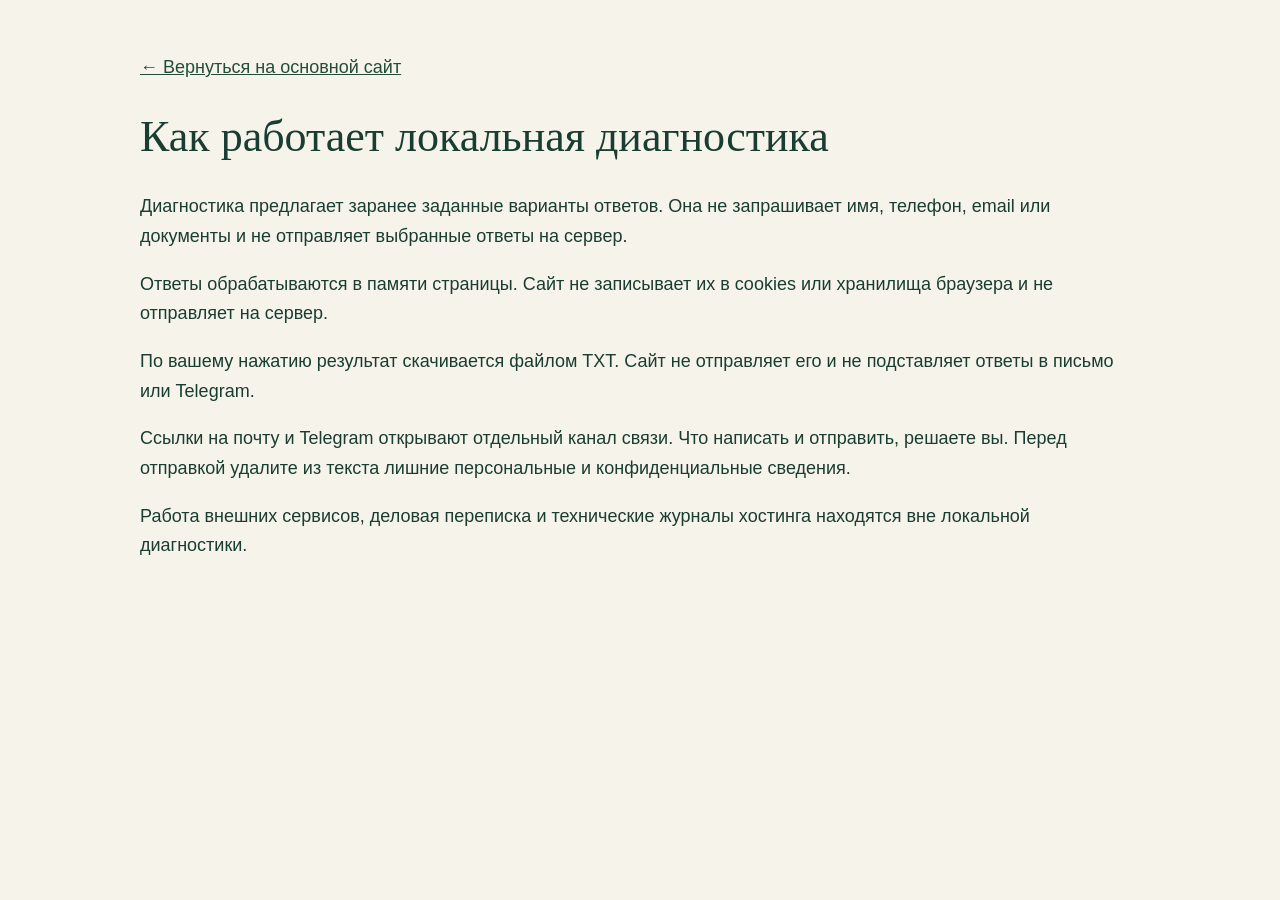
<file: privacy.html>
<!doctype html>
<html lang="ru"><head><meta charset="utf-8"><meta http-equiv="Content-Security-Policy" content="default-src 'none'; img-src data:; script-src 'none'; style-src 'sha256-KNeDdVDH4HhaUgzkWsieKgtRuESdyyWeLFVmYYgqdK4='; connect-src 'none'; font-src 'none'; media-src 'none'; object-src 'none'; base-uri 'none'; form-action 'none'"><meta name="viewport" content="width=device-width,initial-scale=1"><meta name="robots" content="index,follow"><title>Как работает локальная диагностика</title><style>body{background:#f6f3eb;color:#193d30;font:18px/1.65 Arial;margin:0}main{max-width:1000px;margin:auto;padding:35px 24px}h1{font:44px/1.15 Georgia}a{color:#244c3a}.card{padding:24px;border:1px solid #bec8b6;background:white;margin:18px 0;border-radius:12px}h2{font:30px Georgia}</style></head><body><main><p><a href="index.html">← Вернуться на основной сайт</a></p><h1>Как работает локальная диагностика</h1><p>Диагностика предлагает заранее заданные варианты ответов. Она не запрашивает имя, телефон, email или документы и не отправляет выбранные ответы на сервер.</p><p>Ответы обрабатываются в памяти страницы. Сайт не записывает их в cookies или хранилища браузера и не отправляет на сервер.</p><p>По вашему нажатию результат скачивается файлом TXT. Сайт не отправляет его и не подставляет ответы в письмо или Telegram.</p><p>Ссылки на почту и Telegram открывают отдельный канал связи. Что написать и отправить, решаете вы. Перед отправкой удалите из текста лишние персональные и конфиденциальные сведения.</p><p>Работа внешних сервисов, деловая переписка и технические журналы хостинга находятся вне локальной диагностики.</p></main></body></html>
</file>
<file: assets/site.css>
:root{--paper:#f5f1e9;--white:#fffdf8;--ink:#1c2a2a;--muted:#596360;--line:#d7d1c4;--copper:#87532f;--green:#264d45;--soft:#e8ece4;--max:1240px}*{box-sizing:border-box}html{scroll-behavior:smooth}body{margin:0;background:var(--paper);color:var(--ink);font-family:Arial,Helvetica,sans-serif;font-size:16px;line-height:1.65}a{color:inherit;text-underline-offset:4px}button,input,select,textarea{font:inherit}button,a,input,select,textarea,summary{-webkit-tap-highlight-color:transparent}button{cursor:pointer}button:disabled{opacity:.55;cursor:default}img{max-width:100%;height:auto}h1,h2,h3,h4,p{margin-top:0}h1,h2,.display{font-family:Georgia,'Times New Roman',serif;font-weight:400;letter-spacing:-.045em}h1{font-size:clamp(3rem,5.7vw,5.75rem);line-height:1.01;margin-bottom:26px}h2{font-size:clamp(2.25rem,4.1vw,4rem);line-height:1.08;margin-bottom:22px}h3{font-size:1.55rem;line-height:1.2;letter-spacing:-.025em}h4{font-size:1rem;margin-bottom:6px}p{margin-bottom:18px}.wrap{width:min(calc(100% - 64px),var(--max));margin:auto}.eyebrow{color:var(--copper);text-transform:uppercase;letter-spacing:.14em;font-size:.73rem;font-weight:700;margin-bottom:18px}.fine{font-size:.79rem;color:var(--muted);line-height:1.5}.lead{font-size:1.15rem;color:var(--muted);max-width:760px}.skip{position:fixed;left:10px;top:-100px;padding:10px 20px;background:white;z-index:90}.skip:focus{top:10px}:focus-visible{outline:3px solid #1c6aa6;outline-offset:4px}[hidden]{display:none!important}.reviewbar{padding:8px 20px;background:#203c35;color:#edf0e8;font-size:.72rem;letter-spacing:.06em;text-align:center}.reviewbar a{margin-left:14px}.header{border-bottom:1px solid var(--line);background:var(--paper);position:relative;z-index:10}.top{display:flex;align-items:center;justify-content:space-between;gap:30px;padding-top:24px;padding-bottom:20px}.brand{text-decoration:none;font-family:Georgia,serif;font-size:1.7rem;line-height:1.1}.brand small{display:block;font-family:Arial,sans-serif;font-size:.62rem;letter-spacing:.2em;text-transform:uppercase;margin-top:7px;color:var(--muted)}.top-contact{font-size:.8rem;font-weight:700}.nav{display:flex;gap:24px;overflow:auto;padding:0 0 16px;scrollbar-width:thin}.nav a{white-space:nowrap;text-decoration:none;color:var(--muted);font-size:.85rem;padding:6px 0;position:relative}.nav a[aria-selected=true]{color:var(--ink);font-weight:700}.nav a[aria-selected=true]:after{content:'';position:absolute;bottom:-2px;left:0;right:0;height:2px;background:var(--copper)}.panel{scroll-margin-top:16px}.hero{display:grid;grid-template-columns:minmax(0,1.14fr) minmax(280px,.86fr);gap:70px;align-items:center;padding-top:64px;padding-bottom:62px}.hero .lead{font-size:1.1rem;max-width:590px}.accent{font-style:italic;color:var(--copper)}.actions{display:flex;gap:10px;flex-wrap:wrap;margin:25px 0}.button{display:inline-flex;align-items:center;justify-content:center;gap:24px;min-height:48px;padding:13px 20px;border-radius:4px;border:1px solid var(--ink);background:transparent;color:var(--ink);font-size:.82rem;font-weight:700;text-decoration:none;line-height:1.4}.button.primary{background:var(--ink);color:var(--white)}.button.light{color:var(--white);border-color:#9bb0a6;background:transparent}.button:hover{background:var(--green);color:white}.textlink{font-size:.84rem;font-weight:700}.portrait-stage{position:relative;margin:0;perspective:900px;display:grid;grid-template-columns:minmax(0,1fr)}.portrait-card{grid-area:1/1;background:#e5e4df;border-radius:48% 48% 8px 8px;overflow:hidden;aspect-ratio:4/5;max-height:575px;transition:transform .3s ease,box-shadow .3s ease;transform:rotateX(var(--rx,0deg)) rotateY(var(--ry,0deg));transform-style:preserve-3d;box-shadow:0 18px 45px #19252114}.portrait-card img{display:block;width:100%;height:100%;object-fit:cover;object-position:center 25%}.portrait-tag{position:relative;grid-area:1/1;align-self:end;justify-self:start;left:-24px;bottom:auto;margin-bottom:40px;background:var(--white);padding:17px 24px;border:1px solid var(--line);box-shadow:0 10px 30px #17272512;max-width:88%}.portrait-tag strong{display:block;font-family:Georgia,serif;font-size:1.35rem;font-weight:400}.portrait-tag span{font-size:.7rem;color:var(--muted)}.portrait-controls{grid-area:2/1;display:flex;justify-content:space-between;gap:8px;margin-top:16px}.quiet-button{border:0;border-bottom:1px solid var(--line);background:transparent;padding:5px 0;font-size:.72rem;color:var(--muted)}.guide{grid-area:3/1;margin-top:12px;border:1px solid var(--line);padding:16px;background:var(--white)}.guide a{display:block;padding:8px 0;font-size:.85rem}.credentials{display:flex;gap:34px;border-top:1px solid var(--line);padding:22px 0;color:var(--muted);font-size:.78rem}.credentials b{display:block;color:var(--ink);font-size:.92rem}.section{border-top:1px solid var(--line);padding:60px 0}.section-header{display:flex;align-items:flex-end;justify-content:space-between;gap:30px;margin-bottom:28px}.section-header h2{margin-bottom:0}.section-header p{max-width:360px;margin-bottom:0;font-size:.9rem;color:var(--muted)}.cards{display:grid;grid-template-columns:repeat(2,minmax(0,1fr));gap:20px}.card{padding:32px;background:var(--white);border:1px solid var(--line);border-radius:6px;display:flex;flex-direction:column;align-items:flex-start}.card.dark{background:var(--green);border-color:var(--green);color:var(--white)}.card.dark p,.card.dark .eyebrow{color:#d2ded5}.card h3{font-family:Georgia,serif;font-weight:400;font-size:2rem;margin:15px 0}.card p{font-size:.92rem;color:var(--muted)}.card .textlink{margin-top:auto}.card-number{font-family:Georgia,serif;color:var(--copper);font-size:2rem}.card.dark .card-number{color:#d8b48f}.result-line{border-top:1px solid var(--line);padding-top:16px;font-size:.84rem;margin-top:8px;margin-bottom:24px}.owner-strip{display:flex;justify-content:space-between;gap:30px;align-items:center;padding:28px 0;border-bottom:1px solid var(--line)}.owner-strip h3{font-family:Georgia,serif;font-size:1.8rem;font-weight:400;margin-bottom:5px}.owner-strip p{color:var(--muted);font-size:.9rem;margin:0}.steps{display:grid;grid-template-columns:repeat(4,1fr);gap:0;margin-top:30px}.step{padding:20px 22px;border-left:1px solid var(--line)}.step:first-child{padding-left:0;border:0}.step span{font-family:Georgia,serif;color:var(--copper);font-size:1.65rem}.step b{display:block;font-size:.95rem;margin:12px 0 6px}.step p{font-size:.82rem;color:var(--muted)}.two{display:grid;grid-template-columns:minmax(0,1.15fr) minmax(0,.85fr);gap:50px}.band{background:var(--green);color:var(--white);padding:55px 0}.band p{color:#d4dfd7}.band .eyebrow{color:#dec2a5}.pagehead{padding:58px 0 30px}.pagehead h1{font-size:clamp(2.8rem,5vw,4.7rem);max-width:1000px}.pagehead .lead{max-width:840px}.program-detail{border-top:1px solid var(--line);padding:45px 0;scroll-margin-top:24px}.detail-heading{display:flex;gap:22px;align-items:flex-start;margin-bottom:28px}.number{font-family:Georgia,serif;font-size:3.3rem;color:#a88160;line-height:1}.detail-heading h3{font-family:Georgia,serif;font-weight:400;font-size:2.6rem;margin-bottom:12px}.detail-heading .eyebrow{margin-bottom:9px}.question{border-left:3px solid var(--copper);padding:14px 20px;background:#ebe6db;font-family:Georgia,serif;font-size:1.4rem;line-height:1.3;margin:25px 0}.module-list{padding:0;margin:0;list-style:none;counter-reset:modules}.module-list li{counter-increment:modules;border-top:1px solid var(--line);padding:18px 0 18px 42px;position:relative}.module-list li:before{content:counter(modules,decimal-leading-zero);position:absolute;left:0;top:18px;color:var(--copper);font-size:.8rem}.module-list strong{display:block;margin-bottom:5px}.module-list span{display:block;color:var(--muted);font-size:.87rem}.passport{padding:30px;background:var(--white);border:1px solid var(--line);border-radius:6px;align-self:start}.passport p{font-size:.87rem;color:var(--muted)}.passport h4{margin-top:20px}.passport .button{margin-top:10px}.notice{padding:18px 22px;border:1px solid #c9baa5;background:#efe8dc;color:#554431;border-radius:4px;font-size:.87rem}.pill-row{display:flex;flex-wrap:wrap;gap:9px;margin:24px 0}.pill{font-size:.72rem;padding:5px 10px;border:1px solid var(--line);border-radius:30px;color:var(--muted)}.cycle{display:grid;grid-template-columns:1fr 1fr;gap:14px;margin:25px 0}.cycle details{background:var(--white);border:1px solid var(--line);border-radius:5px;align-self:start}.cycle summary{padding:21px 23px;cursor:pointer;font-weight:700;list-style:none;display:flex;gap:14px;align-items:center;line-height:1.4}.cycle summary::-webkit-details-marker{display:none}.cycle summary:after{content:'+';margin-left:auto;color:var(--copper);font-size:1.4rem;font-weight:400}.cycle details[open] summary:after{content:'−'}.cycle summary span{color:var(--copper);font-family:Georgia,serif;font-size:1.4rem}.cycle-body{padding:0 24px 22px;font-size:.85rem}.cycle-body p{color:var(--muted);margin-bottom:12px}.cycle-body b{color:var(--ink)}.roles{display:grid;grid-template-columns:repeat(3,1fr);gap:15px}.role{border-top:2px solid var(--green);padding:20px 0}.role p{font-size:.86rem;color:var(--muted)}.sources{display:grid;grid-template-columns:1fr 1fr;gap:16px}.source{padding:20px;border:1px solid var(--line);background:var(--white);border-radius:4px}.source p{font-size:.83rem;color:var(--muted);margin:8px 0}.source .external{font-size:.86rem;font-weight:700}.external{overflow-wrap:anywhere}.external span{color:var(--copper)}.disclosure{border-top:1px solid var(--line);margin-top:20px;padding-top:18px}.disclosure summary{cursor:pointer;font-weight:700;font-size:.9rem}.disclosure>div{padding-top:18px}.bio-title{font-family:Georgia,serif;font-size:2.3rem;font-weight:400}.bio-list{list-style:none;padding:0;margin:24px 0}.bio-list li{padding:17px 0;border-top:1px solid var(--line)}.bio-list b{display:block}.bio-list span{font-size:.85rem;color:var(--muted)}.material-card{padding:25px 0;border-top:1px solid var(--line)}.material-card h3{font-size:1.2rem}.material-card p{color:var(--muted);font-size:.87rem}.form-layout{display:grid;grid-template-columns:1.2fr .8fr;gap:48px;padding-bottom:60px}.brief{padding:30px;background:var(--white);border:1px solid var(--line);border-radius:6px}.brief fieldset{padding:0;border:0;margin:0;min-width:0}.form-row{display:grid;grid-template-columns:1fr 1fr;gap:16px}.field{display:block;margin-bottom:20px;font-size:.85rem;font-weight:700}.field input,.field select,.field textarea{display:block;width:100%;padding:12px;margin-top:7px;border:1px solid #837d72;background:var(--white);color:var(--ink);border-radius:3px;font-size:.9rem;font-weight:400;min-width:0}.field textarea{min-height:110px;resize:vertical}.field small{font-weight:400;color:var(--muted);display:block;margin-top:5px}.form-actions{display:flex;gap:10px;flex-wrap:wrap}.status{font-size:.85rem;margin:15px 0 0;min-height:1.4em;color:var(--green)}.draft{width:100%;min-height:270px;padding:16px;margin-top:20px;font:14px/1.6 Arial,sans-serif;border:1px solid var(--line);background:#f7f5ef;resize:vertical}.contact-aside{padding-top:8px}.contact-aside .display{font-size:2.2rem;line-height:1.15}.contact-aside p{color:var(--muted);font-size:.9rem}.small-list{padding-left:18px;font-size:.88rem;color:var(--muted)}.small-list li{margin-bottom:10px}.footer{border-top:1px solid var(--line);padding:25px 0 40px;color:var(--muted);font-size:.75rem}.footer .wrap{display:flex;justify-content:space-between;gap:20px}.review-details{margin-top:35px;border-top:1px solid var(--line);padding-top:20px;font-size:.84rem}.review-details summary{cursor:pointer;font-weight:700}.review-details li{margin:8px 0}.legacy{font-size:.87rem}.noscript{background:#fff2d1;padding:15px 20px;font-size:.9rem}.js .panel{animation:appear .28s ease both}@keyframes appear{from{opacity:.35;transform:translateY(5px)}to{opacity:1;transform:none}}.portrait-stage.motion .portrait-card{animation:breathe 7s ease-in-out infinite}@keyframes breathe{50%{transform:translateY(-5px) rotateX(var(--rx,0deg)) rotateY(var(--ry,0deg));box-shadow:0 22px 50px #19252128}}.sr-only{position:absolute;width:1px;height:1px;overflow:hidden;clip:rect(0,0,0,0);white-space:nowrap}
@media(max-width:960px){.wrap{width:calc(100% - 40px)}.hero{gap:32px;padding-top:45px;grid-template-columns:1.1fr .9fr}h1{font-size:3.6rem}.hero .actions .button{width:100%}.portrait-tag{left:-12px;padding:12px 17px}.two,.form-layout{gap:30px}.roles{grid-template-columns:1fr}.steps{grid-template-columns:1fr 1fr;gap:20px}.step:nth-child(3){padding-left:0;border-left:0}.nav{gap:20px}}
@media(max-width:700px){.wrap{width:calc(100% - 36px)}body{font-size:15px}.reviewbar{font-size:.65rem;padding:7px 12px}.top{padding-top:18px;gap:15px}.brand{font-size:1.35rem}.brand small{font-size:.5rem}.top-contact{font-size:.7rem}.nav{gap:20px;padding-bottom:14px}.nav a{font-size:.78rem}.hero{grid-template-columns:1fr;padding-top:35px;gap:32px;padding-bottom:35px}h1{font-size:clamp(2.1rem,10.5vw,3.3rem);line-height:1.03}.hero .lead{font-size:1rem}.hero .actions .button{width:auto;flex:1}.portrait-stage{max-width:420px;width:100%;margin:auto}.portrait-card{max-height:490px;aspect-ratio:4/4.7}.portrait-tag{left:12px;bottom:auto;margin-bottom:36px}.portrait-controls{gap:16px}.credentials{gap:15px;justify-content:space-between;flex-wrap:wrap}.credentials>div{flex:1;min-width:125px}.section{padding:38px 0}.section-header{display:block}.section-header h2{margin-bottom:18px}.section-header p{max-width:none}.cards,.two,.cycle,.sources,.form-layout{grid-template-columns:1fr}.card{padding:25px}.owner-strip{display:block}.owner-strip .button{margin-top:20px}.steps{gap:18px}.step{padding:14px}.step p{font-size:.8rem}.pagehead{padding-top:36px}.pagehead h1{font-size:clamp(2.1rem,10.2vw,3rem)}.detail-heading h3{font-size:2.1rem}.detail-heading{gap:15px}.number{font-size:2.6rem}.passport{padding:24px}.form-row{grid-template-columns:1fr;gap:0}.brief{padding:22px}.form-layout{gap:25px}.form-actions .button{flex:1}.footer .wrap{display:block}.footer a{display:inline-block;margin-top:10px}.band{padding:38px 0}.cycle summary{padding:19px}.portrait-tag strong{font-size:1.25rem}.review-details ul{padding-left:20px}}
@media(prefers-reduced-motion:reduce){html{scroll-behavior:auto}*,*:before,*:after{animation:none!important;transition:none!important}.portrait-card{transform:none!important}}@media print{.reviewbar,.header,.portrait-controls,.form-layout,.footer,.guide{display:none!important}.panel[hidden]{display:none!important}.panel{break-before:page}.hero{padding:0}.wrap{width:100%}.card,.passport{break-inside:avoid}body{background:white}a{color:inherit}.section{padding:25px 0}.js .panel{animation:none}}


.photo-grid,.method-grid{display:grid;grid-template-columns:repeat(3,minmax(0,1fr));gap:20px}.photo-card{margin:0;background:var(--white);border:1px solid var(--line);border-radius:6px;overflow:hidden}.photo-card img{display:block;width:100%;height:auto;aspect-ratio:4/3;object-fit:contain;background:#e6e3dc}.photo-card figcaption{padding:18px 20px}.photo-card strong,.photo-card span{display:block}.photo-card strong{font-size:.94rem;line-height:1.35}.photo-card span{font-size:.76rem;color:var(--muted);margin-top:7px}.method-grid .card{padding:25px}.method-grid .card h3{font-size:1.65rem}.implementation{margin-top:30px;padding-top:25px;border-top:1px solid var(--line)}.research-feature{background:#ece7dc;padding:32px;margin-top:22px;border-left:3px solid var(--copper)}.research-feature h3{font-family:Georgia,serif;font-size:1.8rem;font-weight:400;margin:22px 0 16px}.publication{display:grid;grid-template-columns:1fr .4fr;gap:30px;padding:28px 0;border-top:1px solid var(--line)}.publication h3{font-size:1.55rem;line-height:1.3;margin-top:18px}.publication p{font-size:.9rem;color:var(--muted)}.brief-shell{display:grid;grid-template-columns:minmax(0,1fr) 260px;gap:34px}.wizard-nav{display:grid;grid-template-columns:repeat(5,1fr);gap:8px;margin-bottom:20px}.wizard-nav button{border:0;border-bottom:2px solid var(--line);text-align:left;background:transparent;color:var(--muted);font-size:.7rem;padding:0 0 12px;line-height:1.35}.wizard-nav button span{display:block;font-family:Georgia,serif;font-size:1.35rem;margin-bottom:7px}.wizard-nav button[aria-current=step]{border-color:var(--copper);color:var(--ink);font-weight:700}.wizard-nav button:disabled{opacity:.5;cursor:default}.brief progress{height:5px;width:100%;border:0;accent-color:var(--green);margin-bottom:24px}.wizard-heading{font-family:Georgia,serif;font-size:2.1rem;margin-bottom:25px}.wizard-heading:focus{outline:none}.question-grid{display:grid;grid-template-columns:1fr 1fr;gap:0 20px}.question-field:has(textarea),.question-field[data-branch],.question-field:has(#f-role),.question-field:has(#f-topic){grid-column:1/-1}.question-field .field{line-height:1.4}.wizard-controls{display:flex;gap:10px;flex-wrap:wrap;padding-top:24px;border-top:1px solid var(--line);margin-top:12px}.wizard-controls button[type=reset]{margin-left:auto;border-color:var(--line);color:var(--muted)}.recommendation{padding:24px;background:#eaf0e8;border-left:3px solid var(--green);margin-bottom:24px;font-size:.92rem;white-space:pre-line}.delivery-box{border:1px solid var(--line);padding:22px;margin-top:22px}.delivery-box .button{gap:8px}.delivery-box .fine{margin:16px 0 0}.button:disabled{opacity:.45;cursor:not-allowed}.brief .draft{margin-top:8px;min-height:440px}.status:empty{margin:0;min-height:0}.brief-shell .contact-aside{padding-top:12px}input,select,textarea{scroll-margin-top:24px}.question{font-size:1.12rem}.field [aria-invalid=true]{border-color:#9e3826;outline-color:#9e3826}
@media(max-width:1050px){.brief-shell{grid-template-columns:minmax(0,1fr)}.brief-shell .contact-aside{max-width:760px}.method-grid{grid-template-columns:1fr}.method-grid .card{display:block}.photo-grid{grid-template-columns:1fr 1fr}}
@media(max-width:700px){.photo-grid,.publication,.question-grid{grid-template-columns:1fr}.photo-card img{aspect-ratio:4/3}.wizard-nav{gap:8px}.wizard-nav button{font-size:.6rem;overflow-wrap:anywhere}.wizard-nav button span{font-size:1.1rem}.wizard-heading{font-size:1.8rem}.brief{padding:20px 16px}.wizard-controls .button{padding:12px 14px}.wizard-controls button[type=reset]{margin-left:0;width:100%}.delivery-box{padding:18px 14px}.delivery-box .form-actions{display:grid;grid-template-columns:1fr}.research-feature{padding:24px}.research-feature h3{font-size:1.5rem}.brief .draft{font-size:14px;min-height:480px}.photo-grid{gap:18px}}
@media print{.brief-shell{display:none!important}.photo-card{break-inside:avoid}}


.event-gallery{margin-top:34px;padding-top:26px;border-top:1px solid var(--line)}.event-gallery h3{font-family:Georgia,serif;font-weight:400;font-size:1.8rem;line-height:1.25}.event-photo-grid{grid-template-columns:repeat(2,minmax(0,1fr))}
@media(max-width:700px){.event-photo-grid{grid-template-columns:1fr}}
@media print{.panel:first-of-type{break-before:auto}.brief-shell{display:block!important}.brief-shell>div{display:none!important}.brief-shell>.contact-aside{display:block!important;max-width:none}.event-photo-grid{grid-template-columns:1fr 1fr}.photo-card,.research-feature,.source{break-inside:avoid}h1,h2,h3,h4,summary{break-after:avoid}.portrait-stage.motion .portrait-card{animation:none!important;transform:none!important}.cycle details,.disclosure{break-inside:auto}.cycle-body{padding-top:12px}a.external{overflow-wrap:anywhere}}

.learning-module{border-bottom:1px solid var(--line);padding:16px 0}.learning-module summary{cursor:pointer;font-weight:bold;font-size:1.05rem}.learning-module p{margin:12px 0}.module-grid,.format-grid{display:grid;grid-template-columns:1fr 1fr;gap:16px;margin:24px 0}.module-choice{display:flex;gap:12px;align-items:flex-start;border:1px solid var(--line);padding:18px;background:var(--white);cursor:pointer}.module-choice input{width:20px;height:20px;flex-shrink:0;margin-top:4px}.module-choice[hidden]{display:none}.module-picker select,.diagnostic select,.diagnostic input,.diagnostic textarea{display:block;width:100%;padding:12px;border:1px solid #837d72;background:var(--white);color:var(--ink);font:inherit}.diagnostic label{display:block;font-weight:bold;margin:20px 0 7px}.diagnostic-card{white-space:pre-wrap;background:var(--white);padding:24px;border:1px solid var(--line);overflow-wrap:anywhere}.diagnostic-warning{padding:16px;border-left:4px solid var(--copper);background:#eee4d5}.diagnostic button{margin:8px 8px 8px 0}.diagnostic button:disabled{opacity:.6;cursor:not-allowed}@media(max-width:700px){.module-grid,.format-grid{grid-template-columns:1fr}.diagnostic-card{padding:16px}}

.diagnostic .diag-check{font-weight:normal;display:flex;gap:10px;align-items:flex-start}.diagnostic .diag-check input{width:20px;height:20px;flex-shrink:0}.diagnostic [data-diag-role][hidden]{display:none}.diagnostic fieldset{border:1px solid var(--line);padding:16px;margin-top:20px}@media print{#diagnostic-fields,#diag-generate,#diag-reset,#diag-export,.diagnostic-warning{display:none!important}.diagnostic-card{white-space:pre-wrap}}


.owner-visual{margin:28px 0 38px}.tablet{border:10px solid #26312e;border-radius:28px;background:#f0f3ef;padding:24px;box-shadow:0 22px 50px #19252120;min-width:0}.tablet *{box-sizing:border-box}.tablet-head{display:flex;justify-content:space-between;gap:16px;align-items:flex-start;margin-bottom:20px}.tablet-head h3{font:normal 1.65rem Georgia,serif;margin:4px 0}.tablet small{font-size:.74rem;line-height:1.5}.demo-tag{display:inline-block;border:1px solid #b9c9bc;border-radius:20px;padding:4px 10px;font-size:.67rem;font-weight:bold;color:#294c40;background:#e3ece4}.dashboard-grid{display:grid;grid-template-columns:repeat(2,minmax(0,1fr));gap:14px}.dash-card{background:#fff;border:1px solid #d7e0d8;border-radius:14px;padding:18px;min-width:0}.dash-card h4{font:700 .82rem Arial,sans-serif;margin:0 0 12px;color:#384f47}.dash-value{font:normal 2.2rem Georgia,serif;line-height:1.2}.dash-value span{font:normal .8rem Arial,sans-serif;color:#52635b}.dash-status{font-size:.72rem;font-weight:bold;margin:8px 0 12px;color:#7d481c}.dash-status.ok{color:#285746}.dash-track{height:9px;border-radius:8px;background:#e9ede8;margin:12px 0;overflow:hidden}.dash-track i{height:100%;display:block;background:#ad7448;border-radius:8px;width:var(--fill)}.dash-track.green i{background:#497b63}.dash-card p{font-size:.76rem;line-height:1.5;margin:7px 0}.dash-card details{border-top:1px solid #e5e9e3;margin-top:12px;padding-top:10px}.dash-card summary{font-size:.74rem;cursor:pointer;color:#355d4e;text-decoration:underline;text-underline-offset:3px}.dash-card svg{display:block;width:100%;height:auto;margin-top:12px}.cash-flow{display:grid;grid-template-columns:repeat(3,minmax(0,1fr));gap:6px;margin:14px 0}.cash-flow div{overflow-wrap:anywhere;padding:9px 5px;border-radius:8px;background:#f0f3ed;font-size:.68rem;text-align:center}.cash-flow strong{display:block;font-size:1rem;margin-top:5px}.dash-decisions{margin-top:14px;padding:18px;background:#e7ede5;border-radius:14px}.dash-decisions h4{font-size:.85rem;margin:0 0 10px}.decision-row{display:grid;grid-template-columns:24px 1fr auto;gap:10px;padding:11px 0;border-top:1px solid #cad5c9;font-size:.75rem;line-height:1.5}.decision-row b{font-size:.75rem}.decision-row .decision-number{border:1px solid #8b9e8f;border-radius:50%;height:22px;text-align:center}.decision-row small{font-size:.66rem;color:#51624f}.dash-foot{font-size:.68rem!important;color:#58675e;margin:15px 0 0!important}.visual-caption{font-size:.8rem;line-height:1.6;color:var(--muted);margin:16px 0}.practice-cards{display:grid;grid-template-columns:repeat(3,minmax(0,1fr));gap:14px;margin:24px 0}.practice-card{padding:20px;background:#eee9df;border-top:3px solid #a17550;border-radius:3px}.practice-card h4{font:normal 1.2rem Georgia,serif;margin:8px 0 12px}.practice-card p{font-size:.82rem;margin:8px 0}.practice-card .fine{font-size:.72rem}.tour-launch{margin:14px 0;font-size:.8rem}.welcome{width:min(520px,calc(100% - 32px));border:1px solid #c6cabe;border-radius:18px;padding:28px;background:#f8f6ef;color:#25392f;max-height:85vh;overflow:auto}.welcome::backdrop{background:#14271f70}.welcome h2{font:normal 2rem Georgia,serif;margin:12px 0}.welcome p{font-size:.9rem}.welcome select{width:100%;padding:12px;margin:8px 0 18px;font:inherit;border:1px solid #8b9c90;background:white}.welcome .form-actions{margin-top:18px}.tour-card{background:#eff3eb;border:2px solid #5a795e;border-radius:14px;padding:20px;margin:20px 0;scroll-margin-top:16px;position:relative}.tour-card h3{font:normal 1.45rem Georgia,serif;margin:8px 0}.tour-card p{font-size:.88rem;margin:8px 0 14px}.tour-card .button{padding:10px 15px}.tour-arrow{display:block;text-align:center;font-size:1.7rem;line-height:1;padding-top:12px;color:#426447}.tour-target{outline:3px solid #64816b!important;outline-offset:7px;border-radius:5px}.tour-card:focus-visible{outline:2px solid #25392f;outline-offset:3px}.dashboard-visible .dash-track i{animation:dash-grow .7s ease-out both;transform-origin:left}@keyframes dash-grow{from{transform:scaleX(0)}to{transform:scaleX(1)}}
@media(max-width:700px){.tablet{border-width:6px;border-radius:20px;padding:14px}.tablet-head{display:block}.tablet-head h3{font-size:1.35rem}.tablet-head>div+div{margin-top:8px}.dashboard-grid{gap:10px}.dash-card{padding:13px}.dash-value{font-size:1.7rem}.decision-row{grid-template-columns:24px 1fr}.decision-row>small{grid-column:2}.practice-cards{grid-template-columns:1fr}.welcome{padding:22px}.tour-card{padding:16px}.tour-card .form-actions{gap:7px}}
@media(max-width:480px){.dashboard-grid{grid-template-columns:1fr}.tablet{padding:12px}.dash-card{padding:16px}.dash-value{font-size:2rem}.tablet-head small{display:block}.cash-flow{gap:8px}}
@media(prefers-reduced-motion:reduce){.dashboard-visible .dash-track i{animation:none}.tour-target{scroll-behavior:auto}}
@media print{.tour-launch,.welcome,.tour-card{display:none!important}.tour-target{outline:none!important}.tablet{box-shadow:none;border-width:3px}.dash-card{break-inside:avoid}.practice-cards{grid-template-columns:1fr 1fr 1fr}}


.top{flex-wrap:wrap;column-gap:24px;row-gap:12px}
.brand{flex:0 1 auto;min-width:0;max-width:100%}
.brand small{white-space:nowrap}
.top-contact{display:inline-flex;align-items:center;gap:.4em;flex:0 0 auto;white-space:nowrap;min-height:44px;line-height:1.4}
.top-contact span{flex:none}
@media(max-width:700px){
 .top{display:grid;grid-template-columns:minmax(0,1fr);justify-items:start;align-items:start;gap:10px;padding-top:18px;padding-bottom:10px}
 .brand{font-size:1.5rem;line-height:1.15}
 .brand small{font-size:.625rem;line-height:1.4;letter-spacing:.06em;margin-top:7px}
 .top-contact{font-size:.78rem;padding:6px 0}
}


.owner-experience{max-width:850px;margin:28px 0 0;padding:2px 0 2px 20px;border-left:2px solid var(--line)}
.owner-experience h2{font-size:1.35rem;line-height:1.3;letter-spacing:-.015em;margin:0 0 10px}
.owner-experience p{font-size:.95rem;line-height:1.7;color:var(--muted);margin:0;max-width:78ch}
@media(max-width:700px){.owner-experience{margin-top:24px;padding-left:16px}.owner-experience h2{font-size:1.25rem}}


.owner-experience{display:grid;grid-template-columns:minmax(0,1.1fr) minmax(0,1fr);align-items:center;gap:32px;max-width:1100px;padding:0;border-left:0;margin-top:32px}
.owner-experience-copy{min-width:0}
.owner-experience-photo{margin:0;border:1px solid var(--line);border-radius:6px;overflow:hidden;background:var(--white);min-width:0}
.owner-experience-photo img{display:block;width:100%;height:auto}
.owner-experience-photo figcaption{padding:12px 16px;line-height:1.4}
.owner-experience-photo strong{display:block;font-size:.82rem}
.owner-experience-photo span{display:block;font-size:.74rem;color:var(--muted);margin-top:4px}
@media(max-width:700px){.owner-experience{grid-template-columns:minmax(0,1fr);gap:20px}.owner-experience-photo{width:100%;max-width:520px}}
@media print{.owner-experience-photo{break-inside:avoid}}


.manuscript-card{gap:0}
.manuscript-jacket{width:100%;min-height:370px;display:flex;flex-direction:column;align-items:flex-start;justify-content:space-between;gap:26px;margin:20px 0 12px;padding:30px 30px 28px 38px;border-radius:2px 6px 6px 2px;position:relative;isolation:isolate;box-shadow:6px 8px 0 #1c2a2a0c,0 16px 24px #1c2a2a0b;overflow:hidden}
.manuscript-jacket:before{content:'';position:absolute;left:12px;top:0;bottom:0;width:1px;background:currentColor;opacity:.24;z-index:-1}
.jacket-1{color:#f5f1e9;background:linear-gradient(135deg,#203e38,#355b50)}
.jacket-2{color:#342d25;background:linear-gradient(135deg,#e8d6b9,#d5bb96);border:1px solid #c6b18d}
.manuscript-jacket .manuscript-author{font-size:.78rem;line-height:1.3;letter-spacing:.06em;color:inherit;margin:0}
.manuscript-jacket h3{font-family:Georgia,'Times New Roman',serif;font-size:clamp(1.4rem,2.1vw,1.85rem);font-weight:400;line-height:1.24;color:inherit;margin:0;letter-spacing:-.02em;overflow-wrap:anywhere}
.manuscript-format{font-size:.65rem;line-height:1.4;letter-spacing:.12em;text-transform:uppercase;border-top:1px solid currentColor;padding-top:10px;width:100%;opacity:.85}
.manuscript-card .manuscript-caption{font-size:.72rem;line-height:1.5;color:var(--muted);margin:5px 0 20px}
@media(max-width:700px){.manuscript-card{padding:18px}.manuscript-jacket{min-height:310px;padding:25px 20px 24px 28px;gap:24px}.manuscript-jacket h3{font-size:clamp(1.2rem,5.3vw,1.4rem);hyphens:auto}.manuscript-jacket:before{left:9px}}
@media print{.manuscript-jacket{box-shadow:none;break-inside:avoid}.jacket-1{background:#e8ece4;color:#1c2a2a}.jacket-2{background:#eee4d5}}

.owner-experience-photo figcaption .external{display:inline-block;font-size:.72rem;font-weight:400;margin-top:8px}


.practice-evidence{margin:28px 0 0;padding:26px 0 0;border-top:1px solid var(--line);max-width:1100px}
.practice-evidence-heading .eyebrow{margin-bottom:9px}
.practice-evidence-heading h2{font-size:1.5rem;line-height:1.25;letter-spacing:-.02em;margin-bottom:20px}
.practice-evidence-grid{display:grid;grid-template-columns:minmax(0,1fr) minmax(0,1fr);gap:24px;align-items:start}
.practice-evidence-photo{margin:0;min-width:0;border:1px solid var(--line);border-radius:6px;background:var(--white);overflow:hidden}
.practice-evidence-photo img{display:block;width:100%;max-width:480px;height:auto;margin:auto}
.practice-evidence-photo figcaption{padding:16px 18px}
.practice-evidence-photo strong{display:block;font-size:.88rem;line-height:1.4;margin-bottom:9px}
.practice-evidence-photo p{font-size:.78rem;line-height:1.6;color:var(--muted);margin:0 0 10px}
.evidence-sources{display:flex;flex-direction:column;align-items:flex-start;gap:7px}
.evidence-sources .external{font-size:.72rem;line-height:1.45;font-weight:400}
.practice-video{min-width:0;padding:26px;background:#ebe9e0;border-radius:6px;border:1px solid var(--line)}
.practice-video-symbol{display:flex;align-items:center;justify-content:center;width:54px;height:54px;border:1px solid #a7b5a8;border-radius:50%;color:var(--green);font-size:1.15rem;margin-bottom:24px;padding-left:3px}
.practice-video .eyebrow{margin-bottom:12px}
.practice-video h3{font:400 1.75rem/1.2 Georgia,'Times New Roman',serif;letter-spacing:-.025em;margin-bottom:14px}
.practice-video p:not(.eyebrow){font-size:.86rem;color:var(--muted);line-height:1.6}
.practice-video .button{width:100%;gap:12px;justify-content:space-between;margin-top:6px}
.practice-video .video-source{display:inline-block;font-size:.72rem;line-height:1.5;font-weight:400;margin-top:16px}
@media(max-width:700px){.practice-evidence{margin-top:24px;padding-top:22px}.practice-evidence-grid{grid-template-columns:minmax(0,1fr);gap:18px}.practice-evidence-heading h2{font-size:1.35rem}.practice-video{padding:22px}.practice-video h3{font-size:1.5rem}.practice-evidence-photo figcaption{padding:15px}}
@media print{.practice-evidence-photo,.practice-video{break-inside:avoid}.practice-video-symbol{display:none}}

:root{--ink:#182e2a;--muted:#59675f;--paper:#faf8f3;--accent:#915b36;--line:#d8dfd5}body{background:var(--paper);color:var(--ink)}.header{background:rgba(250,248,243,.98);border-bottom:1px solid var(--line)}.top{padding:24px 0;gap:24px}.brand{font:29px/1.1 Georgia,serif;letter-spacing:-.03em}.brand small{font:12px/1.5 Arial,sans-serif;letter-spacing:.11em;margin-top:9px}.route-trigger{margin-left:auto;background:var(--ink);color:#fff;border-color:var(--ink);font-size:12px;min-height:42px}.top-contact{font-size:12px}.nav{gap:22px;padding-bottom:18px}.nav a{font-size:12px}.hero{padding-top:62px;padding-bottom:65px;gap:64px;grid-template-columns:1.15fr .85fr}.hero h1{font-size:clamp(48px,5.3vw,76px);line-height:1.04;letter-spacing:-.055em;max-width:730px}.hero .lead{font-size:19px;line-height:1.65;max-width:610px}.hero .eyebrow{font-size:12px;letter-spacing:.18em;margin-bottom:22px}.hero .accent{color:var(--accent)}.portrait-card{border-radius:110px 4px 4px 4px;box-shadow:none;background:#dfe5db}.portrait-card img{object-position:center 22%;filter:saturate(.78)}.portrait-stage{max-width:430px;margin-left:auto}.portrait-tag{background:#f5f1e8;color:var(--ink);border:1px solid #d5d9cf;box-shadow:none}.portrait-controls{justify-content:flex-start}.portrait-controls #motion-toggle{display:none}.route-section{padding-top:36px;padding-bottom:86px;border-top:1px solid var(--line)}.section-intro{display:grid;grid-template-columns:1fr 1fr;gap:12px 60px;align-items:end;margin-bottom:34px}.section-intro .eyebrow{grid-column:1/-1;margin:0}.section-intro h2{font:clamp(30px,3vw,44px)/1.1 Georgia,serif;letter-spacing:-.03em;margin:8px 0}.section-intro>p:last-child{font-size:16px;line-height:1.7;color:var(--muted);max-width:480px}.route-grid{display:grid;grid-template-columns:repeat(4,1fr);gap:0;border:1px solid var(--line);border-radius:4px;overflow:hidden}.route-tile{display:flex;flex-direction:column;text-decoration:none;padding:27px 23px 30px;background:#fff;border-right:1px solid var(--line);color:var(--ink);min-height:310px;transition:background .2s}.route-tile:last-child{border:0}.route-tile:hover{background:#eef2e9}.route-no{font:12px/1.5 Arial,sans-serif;text-transform:uppercase;letter-spacing:.1em;color:#687467}.route-tile h3{font:26px/1.15 Georgia,serif;letter-spacing:-.025em;margin:28px 0 16px}.route-tile p{font:14px/1.65 Arial,sans-serif;color:#536258;margin:0 0 24px}.route-link{margin-top:auto;font:bold 12px/1.5 Arial,sans-serif}.support-tile{background:#203e36;color:#fff}.support-tile .route-no,.support-tile p{color:#d6e1d6}.support-tile:hover{background:#2d5146}.card{border-radius:3px;box-shadow:none}.section{padding-top:70px;padding-bottom:70px}.pagehead{padding-top:65px}.pagehead h1{font-size:clamp(38px,4.2vw,62px);letter-spacing:-.04em}.program-directory{width:min(1240px,calc(100% - 64px));margin:0 auto 70px}.program-filter{display:flex;gap:10px;flex-wrap:wrap;margin:20px 0 24px}.program-filter button{font:13px Arial;border:1px solid #c9d1c6;color:#243a2f;border-radius:30px;background:transparent;padding:12px 20px;cursor:pointer}.program-filter button[aria-pressed=true]{color:#fff;background:#203e36}.catalogue-grid{display:grid;grid-template-columns:repeat(3,1fr);gap:20px}.catalogue-grid article{border:1px solid var(--line);background:#fff;padding:30px;display:flex;flex-direction:column}.catalogue-grid article[hidden]{display:none}.catalogue-label{font:12px Arial;letter-spacing:.14em;text-transform:uppercase;color:#926743}.catalogue-grid h3{font:29px/1.12 Georgia,serif;letter-spacing:-.03em}.catalogue-grid p{font-size:14px;line-height:1.65}.catalogue-grid dl{font-size:13px;line-height:1.55;border-top:1px solid var(--line);padding-top:15px}.catalogue-grid dt{font-weight:bold;margin-top:16px}.catalogue-grid dd{margin:3px 0;color:var(--muted)}.catalogue-grid a{margin-top:auto;padding-top:25px;color:var(--ink);font-weight:bold;font-size:13px}.button{border-radius:3px}.button.primary{background:#223e35;color:white}.welcome{border-radius:8px;padding:38px;max-width:570px;border:1px solid #cdd3c9}.welcome h2{font:38px/1.1 Georgia,serif;letter-spacing:-.04em}.welcome p{line-height:1.7}.welcome::backdrop{background:#10241b77;backdrop-filter:blur(3px)}.native-anchor{scroll-margin-top:180px}a:focus-visible,button:focus-visible{outline:3px solid #b67535;outline-offset:4px}.footer{border-top:1px solid var(--line)}
@media(max-width:1000px){.route-grid{grid-template-columns:repeat(2,1fr)}.route-tile:nth-child(2){border-right:0}.route-tile:nth-child(-n+2){border-bottom:1px solid var(--line)}.hero{gap:32px}.nav{gap:18px;overflow:auto}.catalogue-grid{grid-template-columns:1fr}.catalogue-grid article{padding:25px}}
@media(max-width:700px){.top{flex-wrap:wrap;gap:16px;padding:18px 0}.brand{font-size:25px}.brand small{font-size:12px}.route-trigger{margin-left:auto;padding:10px;font-size:12px}.top-contact{display:none}.hero{grid-template-columns:1fr;padding-top:38px;padding-bottom:45px}.hero h1{font-size:47px}.hero .lead{font-size:17px}.portrait-stage{width:100%;max-width:360px;margin:10px auto 0}.portrait-card{border-radius:90px 4px 4px 4px}.section-intro{grid-template-columns:1fr;gap:12px}.route-grid{grid-template-columns:1fr}.route-tile{border-right:0;border-bottom:1px solid var(--line);min-height:220px}.route-tile h3{margin-top:18px}.route-section{padding-bottom:45px}.program-directory{width:calc(100% - 36px)}.program-filter{gap:7px}.program-filter button{padding:10px 12px;font-size:12px}.welcome{padding:25px;max-width:calc(100vw - 32px)}.welcome h2{font-size:31px}.section{padding:45px 0}.pagehead{padding-top:38px}}
@media print{.route-trigger,.program-filter,.portrait-controls{display:none}.catalogue-grid article[hidden]{display:block!important}.route-grid,.catalogue-grid{display:block}.route-tile,.catalogue-grid article{break-inside:avoid;min-height:0;border:1px solid #aaa;margin-bottom:12px}.support-tile{color:#111;background:white}.support-tile p,.support-tile .route-no{color:#333}}


.nav .support-nav{color:#fff;background:#254137;padding:10px 14px;border-radius:3px;font-weight:bold}.home-catalogue{padding-top:25px}.home-catalogue h2,.method-v4 h2,.support-feature h2,.author-v4 h2{font:42px/1.12 Georgia,serif;letter-spacing:-.035em}.method-v4{display:grid;grid-template-columns:1fr 1fr;gap:70px;padding-top:40px;padding-bottom:85px;border-top:1px solid var(--line)}.method-v4>div>p{max-width:470px;line-height:1.7}.method-v4 ol{list-style:none;padding:0;margin:0}.method-v4 li{display:flex;gap:25px;padding:24px 0;border-bottom:1px solid var(--line)}.method-v4 li>span{font:14px Georgia;color:#915b36}.method-v4 h3{margin:0;font:23px Georgia}.method-v4 li p{margin-bottom:0;line-height:1.6;color:var(--muted)}.support-feature{display:grid;grid-template-columns:1.2fr .8fr;background:#213f35;color:#fff;padding:55px;gap:65px;margin-bottom:80px}.support-feature .eyebrow,.support-feature .lead{color:#eee8d9}.support-feature p{line-height:1.7}.support-feature .button{background:#f6f0e4;color:#173b2d;margin:16px 0}.support-caption{font-size:12px;color:#ced8cd}.support-feature-map{border-left:1px solid #ffffff33;padding-left:40px}.support-feature-map img{background:white;padding:6px;border-radius:4px}.support-feature-map h3{font:24px/1.2 Georgia}.support-feature-map ol{padding-left:20px;line-height:2.3}.support-feature-map p{font-size:12px;color:#dbe1d7}.author-v4{display:grid;grid-template-columns:1.2fr .8fr;gap:75px;padding-bottom:80px}.author-v4 p{line-height:1.75}.contact-v4{padding:30px;border:1px solid var(--line);align-self:center;background:white}.contact-v4 h3{font:29px Georgia;margin-top:0}@media(max-width:800px){.method-v4,.support-feature,.author-v4{grid-template-columns:1fr;gap:25px}.support-feature{padding:28px;width:calc(100% - 36px);box-sizing:border-box}.support-feature-map{border-left:0;border-top:1px solid #ffffff33;padding:25px 0 0}.home-catalogue h2,.method-v4 h2,.support-feature h2,.author-v4 h2{font-size:34px}.method-v4,.author-v4{padding-bottom:50px}.nav .support-nav{white-space:nowrap}}@media print{.support-feature{background:#fff;color:#111}.support-feature p,.support-feature .eyebrow,.support-feature .lead{color:#111}}

.fixed-style-0{--fill:92%}
.fixed-style-1{--fill:75%}
.fixed-style-2{margin-top:20px}
.fixed-style-3{margin-top:24px}
@media(max-width:700px){.nav{display:flex;flex-wrap:wrap;overflow:visible;gap:8px;padding-bottom:12px}.nav a{padding:10px;font-size:12px}.nav .support-nav{white-space:normal}.hero h1{font-size:40px}.hero .button{width:100%;box-sizing:border-box;justify-content:center}.top{gap:12px}.route-trigger{min-height:44px}.support-feature h2{overflow-wrap:break-word}}
.privacy-links{padding:20px;text-align:center;font:12px/1.7 Arial;color:#58635c}.privacy-links a{color:inherit}
.v7-card{background:#f8f5ed;border:1px solid #c7cdbf;border-radius:18px;padding:clamp(20px,4vw,42px);margin:24px 0;color:#193b30}.v7-grid{display:grid;grid-template-columns:repeat(2,minmax(0,1fr));gap:18px}.v7-card label{display:block;margin:12px 0;font-weight:600}.v7-card input:not([type=checkbox]),.v7-card select,.v7-card textarea{display:block;width:100%;box-sizing:border-box;padding:12px;border:1px solid #a9b9ac;border-radius:7px;background:#fff;color:#193b30;font:inherit}.v7-card textarea{min-height:100px}.v7-card input[type=checkbox]{width:20px;height:20px;vertical-align:middle;margin-right:10px}.v7-card button,.v7-button{padding:13px 22px;background:#254b3c;color:white;border:0;border-radius:6px;font:inherit;cursor:pointer}.v7-card .v7-muted{font-size:14px;font-weight:400;color:#52665b}.v7-chip{font-size:12px;letter-spacing:.12em;text-transform:uppercase;color:#655826}.v7-chatlog{padding:16px;background:white;border-radius:8px;min-height:70px}.v7-chatlog p{margin:8px 0}.v7-status{min-height:2em;font-weight:600}.v7-card a{color:inherit;text-decoration:underline}@media(max-width:600px){.v7-grid{grid-template-columns:1fr}.v7-card button{width:100%}}@media print{.v7-card button{display:none}}
#tour-restart,#guide-toggle,#guide{display:none!important}.v8-launch{display:flex;flex-wrap:wrap;gap:12px;align-items:center;margin:24px 0}.v8-launch p{flex-basis:100%;margin:0}.v8-launch button,.v8-dock button,.v8-box button{font:inherit;cursor:pointer;border:1px solid #355a49;border-radius:8px;padding:12px 18px;background:#214535;color:#fff}.v8-dock{position:fixed;right:18px;bottom:18px;z-index:110;display:flex;gap:8px}.v8-box{position:fixed;right:18px;bottom:82px;z-index:120;width:min(440px,calc(100vw - 36px));max-height:70vh;overflow:auto;box-sizing:border-box;background:#fffdf7;color:#193c2d;border:1px solid #a9baa9;border-radius:18px;padding:22px;box-shadow:0 16px 55px #102f282b;font:16px/1.5 Arial}.v8-box h2{font:27px/1.2 Georgia;margin:6px 0 12px}.v8-box button{margin:4px 4px 4px 0}.v8-box .v8-secondary{background:#fff;color:#214535}.v8-box [disabled]{opacity:.45;cursor:default}.v8-close{float:right}.v8-choices{display:flex;flex-wrap:wrap;gap:7px}.v8-small{font-size:13px;color:#526556}.v8-highlight{outline:4px solid #bd9b44!important;outline-offset:7px;scroll-margin-top:100px}.v8-hand{position:fixed;z-index:115;font-size:42px;line-height:1;pointer-events:none;filter:drop-shadow(0 3px 2px #0003);animation:v8-point .55s ease-in-out 4 alternate}.v8-messages p{padding:12px;background:#f0f3ec;border-radius:10px}.v8-messages{max-height:29vh;overflow:auto}.v8-box:focus-visible{outline:3px solid #bd9b44}.v8-box button:focus-visible,.v8-launch button:focus-visible,.v8-dock button:focus-visible{outline:3px solid #bd9b44;outline-offset:3px}@keyframes v8-point{from{transform:translateY(-5px)}to{transform:translateY(4px)}}@media(prefers-reduced-motion:reduce){.v8-hand{animation:none}}@media(max-width:600px){.v8-dock{right:10px;bottom:10px}.v8-box{right:10px;bottom:72px;width:calc(100vw - 20px);max-height:52vh;padding:16px}.v8-hand{font-size:32px}.v8-launch button{width:100%}}@media print{.v8-dock,.v8-box,.v8-hand,.v8-launch{display:none!important}.v8-highlight{outline:none!important}}
.contact>.v8q,.contact>#request-block,.contact>div:first-child{grid-column:1/-1}.v8q{margin:35px 0;padding:clamp(20px,4vw,38px);border:1px solid #b9c5b4;border-radius:18px;background:#fbf9f2;color:#193c2d;scroll-margin-top:95px}.v8q label{display:block;margin:10px 0}.v8q fieldset{border:0;padding:0;min-width:0}.v8q input[type=radio],.v8q input[type=checkbox]{width:20px;height:20px;margin:0 8px 0 0;vertical-align:middle}.v8q-options label{padding:12px;border:1px solid #c8cfbf;border-radius:8px;background:white}.v8q button{padding:12px 18px;background:#214535;color:white;border:1px solid #214535;border-radius:7px;margin:5px;font:inherit;cursor:pointer}.v8q button:disabled{opacity:.45}.v8q select{padding:12px;max-width:100%;font:inherit}.v8q-rec{background:white;border-left:4px solid #ad9349;padding:18px;margin:16px 0}.v8q-result{padding-top:15px}.v8q h2{font:clamp(28px,4vw,38px)/1.2 Georgia}.v8q h3:focus-visible{outline:2px solid #ad9349;outline-offset:5px}.v8q button:focus-visible,.v8q select:focus-visible{outline:3px solid #ad9349;outline-offset:3px}.v8q [hidden]{display:none!important}.v8-dock{max-width:calc(100vw - 20px);flex-wrap:wrap}.v8-dock button{padding:10px 12px;font-size:14px}@media print{.v8q button{display:none}}

.v8-dock,.v8-launch{display:none!important}.hero h1{letter-spacing:-.022em!important}.hero-art .art-label{position:static!important;display:block;writing-mode:horizontal-tb!important;transform:none!important;white-space:normal;overflow-wrap:anywhere;font-size:12px;letter-spacing:.1em;margin:0 0 20px}.hero-art{padding-top:32px!important}.v9-route-trigger,.v9-menu-toggle{padding:11px 15px;border:1px solid #2b513f;border-radius:7px;background:#234b39;color:white;font:inherit;cursor:pointer}.v9-menu-toggle{display:none}.v9-contact{padding:26px;border-top:1px solid #bcc7b7}.v9-contact a{display:inline-block;margin:8px 18px 8px 0;color:inherit}.v9-hero-launch{margin-top:24px}.v9-hero-launch p{font-size:15px;max-width:570px}.v9-editorial{min-height:150px;background:linear-gradient(135deg,#183e31,#41644d);display:grid;place-items:center;border-radius:12px;overflow:hidden}.v9-editorial svg{width:100%;height:170px;display:block}.v9-menu-toggle:focus-visible,.v9-route-trigger:focus-visible{outline:3px solid #b79a4e;outline-offset:3px}.manuscript-jacket{box-shadow:none!important;transform:none!important;min-height:0!important;padding:22px!important;border:1px solid #bac4b2!important;background:#f2f0e7!important;color:#203d31!important}.manuscript-jacket:before,.manuscript-jacket:after{display:none!important}.manuscript-format{font-size:14px!important}.v8-box{bottom:16px;max-height:50vh}.v8q-rec .v9-action{border-top:1px solid #d4dbcf;padding-top:12px}.v8q select,.v8q input{accent-color:#244d3c}html{scroll-padding-top:100px}.v9-result-actions{display:flex;gap:10px;flex-wrap:wrap}
@media screen and (max-width:700px){.header .top{display:flex;flex-wrap:wrap;gap:10px;padding:12px 0}.header .brand{flex:1 1 100%;font-size:21px}.header .brand small{font-size:12px}.top-contact{display:none!important}.v9-menu-toggle{display:inline-block}.header .nav,.subnav{display:none!important}.header.v9-menu-open .nav,.subnav.v9-mobile-open{display:grid!important;grid-template-columns:repeat(2,minmax(0,1fr));max-height:55vh;overflow:auto;gap:6px;padding:12px;box-sizing:border-box}.header .nav a{font-size:14px;white-space:normal;line-height:1.35;padding:10px}.support-header{flex-wrap:wrap;gap:10px}.support-owner{flex:1 1 100%}.hero h1{font-size:clamp(33px,9vw,43px)!important;letter-spacing:-.018em!important;line-height:1.08!important}.v8-box{right:10px;bottom:max(10px,env(safe-area-inset-bottom));width:calc(100vw - 20px);max-height:43vh}.hero-art{padding:26px!important}.photo-grid{grid-template-columns:1fr!important}.v9-editorial svg{height:140px}}
@media print{@page{margin:15mm}.skip,.header,.support-header,.subnav,.v9-hero-launch,.v9-route-trigger,.v9-menu-toggle,.v8-box,.v8-hand,.v8-dock,#v8q-step,#v8q-role,.v8q label[for=v8q-role],.v8q button,.v8q>p.eyebrow{display:none!important}.panel[hidden]{display:none!important}.panel{break-before:auto!important}.v8-highlight{outline:none!important}.hero,.contact,.two,.route-grid,.catalogue-grid{display:block!important}.card,.v8q-rec,figure{break-inside:avoid}a{overflow-wrap:anywhere}.portrait-card{transform:none!important;position:static!important}.v8q{border:0;padding:0}.v8q-result[hidden]{display:none!important}.hero-art{break-inside:avoid}.v9-editorial{print-color-adjust:exact}.reviewbar{display:none!important}}

.v10-three{grid-template-columns:repeat(3,minmax(0,1fr))!important}.v10-tools{background:#173e32;color:#fff;padding:40px;border-radius:20px;margin-top:24px;margin-bottom:40px}.v10-tools h2,.v10-tools .eyebrow{color:inherit}.v10-tools a{color:inherit}.v10-support-brand{font:600 23px/1.2 Georgia,serif;color:inherit;text-decoration:none;flex:1;min-width:230px}.v10-support-brand small{display:block;font:13px/1.5 Arial,sans-serif;margin-top:8px}.support-header{display:flex;flex-wrap:wrap;align-items:center;gap:18px;padding:24px 0}.footer .wrap,footer{gap:20px;flex-wrap:wrap}footer>a{display:block;width:100%;padding-top:16px}.top-contact{display:inline-block!important}.v10-manuscript-title{padding:10px 0}.v10-gallery{display:grid;grid-template-columns:1fr 1fr;gap:22px}.v10-gallery img{display:block;width:100%;height:auto;border-radius:14px}.v10-gallery figure{margin:0}.v10-gallery figcaption{padding:12px 0;font-size:14px;line-height:1.5}@media screen and (max-width:700px){.v10-three,.v10-gallery{grid-template-columns:1fr!important}.v10-tools{padding:24px}.support-header{padding:18px 12px}.v10-support-brand{flex-basis:100%;font-size:21px}.top-contact{font-size:14px}.header .top{align-items:center}.v9-route-trigger{font-size:13px}.footer .wrap{display:flex;flex-direction:column}.v10-tools h2{font-size:32px}}@media print{.v10-tools{background:white;color:black}.v10-gallery{display:block}.v10-gallery figure{break-inside:avoid;margin-bottom:12mm}.support-header{display:none!important}}
.v10-news{padding-block:64px}.v10-news-grid{display:grid;grid-template-columns:repeat(2,minmax(0,1fr));gap:20px}.v10-news-card{padding:26px;border:1px solid var(--line,#ccd3c8);border-radius:18px;background:#fff}.v10-news-card time{font-size:14px;color:#475b4c}.v10-source-photo{margin:28px 0;max-width:1024px}.v10-source-photo img{width:100%;height:auto;display:block;border-radius:18px}.v10-source-photo figcaption{font-size:14px;line-height:1.6;margin-top:10px}@media(max-width:650px){.v10-news-grid{grid-template-columns:1fr}.v10-news{padding-block:36px}}@media print{.v10-news-card,.v10-source-photo{break-inside:avoid}}

.v10-ladder{padding-block:64px 24px}.v10-ladder-grid{display:grid;grid-template-columns:repeat(3,minmax(0,1fr));border:1px solid var(--line);background:#fffdf8}.v10-ladder-grid article{padding:30px;display:flex;flex-direction:column;min-width:0}.v10-ladder-grid article+article{border-left:1px solid var(--line)}.v10-step{font:42px/1 Georgia,serif;color:#87532f;margin-bottom:22px}.v10-ladder-grid h3{font:28px/1.2 Georgia,serif;margin-bottom:14px}.v10-ladder-grid p{font-size:16px;line-height:1.65}.v10-ladder-grid a{margin-top:auto;font-weight:600}
.v10-teaser{display:grid;grid-template-columns:minmax(0,.9fr) minmax(0,1.1fr);gap:48px;align-items:center;padding-block:58px}.v10-teaser h2{font-size:clamp(32px,4vw,52px)}.v10-mini{background:#1c2a2a;color:#eef1ea;border-radius:14px;padding:26px;box-shadow:0 24px 60px #1c2a2a25}.v10-mini-head{display:flex;justify-content:space-between;flex-wrap:wrap;gap:12px;border-bottom:1px solid #ffffff33;padding-bottom:14px;margin-bottom:18px}.v10-mini-head small{color:#d7c59e}.v10-mini-grid{display:grid;grid-template-columns:repeat(2,minmax(0,1fr));gap:12px}.v10-mini-grid div{background:#ffffff0f;border:1px solid #ffffff22;border-radius:10px;padding:16px}.v10-mini-grid small{display:block;color:#c7d4cb}.v10-mini-grid b{display:block;font:clamp(23px,5vw,32px)/1.2 Georgia,serif;margin-top:10px}.v10-mini-grid i{display:block;height:5px;background:#3c5b4f;margin-top:12px}.v10-mini-grid i:after{content:'';display:block;height:5px;background:#c98a5a;width:60%}.v10-mini-grid div:nth-child(1) i:after{width:92%}.v10-mini-grid div:nth-child(2) i:after{width:75%}.v10-mini-grid div:nth-child(3) i:after{width:95%}.v10-mini-grid div:nth-child(4) i:after{width:40%}.v10-mini-dec{margin-top:18px}.v10-mini-dec span{font-weight:bold;margin-right:8px}
.detail-heading>div{min-width:0}.detail-heading h3,.pagehead h1,h2{overflow-wrap:break-word}.footer .wrap{align-items:flex-start}.top-contact{min-height:44px;display:inline-flex;align-items:center}
@media(max-width:800px){.v10-teaser{grid-template-columns:1fr;gap:24px}.v10-ladder-grid{grid-template-columns:1fr}.v10-ladder-grid article+article{border-left:0;border-top:1px solid var(--line)}}@media(max-width:390px){.v10-mini{padding:18px}.v10-mini-grid div{padding:12px}}@media print{.skip,.v10-mini{display:none!important}.v10-ladder-grid{display:block}.v10-ladder-grid article{break-inside:avoid}.v10-teaser{display:block;box-shadow:none}}


html{scroll-padding-top:110px}body{overflow-wrap:break-word}img,svg{max-width:100%}img{height:auto}
.header .brand,.v10-support-brand,.top,.hero>div,.wrap,.v8q,.v8q-step,.v8q-result{min-width:0;max-width:100%;box-sizing:border-box}
.brand small,.header .brand small,.v10-support-brand small{white-space:normal!important;overflow-wrap:break-word;font-size:13px!important;line-height:1.45!important;letter-spacing:.03em!important;text-transform:none!important}
.eyebrow,.hero .eyebrow,.art-label,.hero-art .art-label,.card .meta,.route-no,.number,.art-bottom,.tags span,.pill,footer,.portrait-tag span,.association-brand{font-size:12px!important;line-height:1.5}
figcaption,.fine,small{font-size:13px;line-height:1.5}
.v8q h3:focus:not(:focus-visible),.v8-box:focus:not(:focus-visible),.tour-card:focus:not(:focus-visible){outline:none}
.v8q h3:focus-visible,.v8-box:focus-visible,.tour-card:focus-visible{outline:3px solid #8f6926;outline-offset:5px}
body:not(.unused) .v8q h3{scroll-margin-top:130px}
.owner-experience,.practice-evidence-grid{grid-template-columns:1fr!important}
.back-top{position:fixed;right:16px;bottom:18px;z-index:31;border:1px solid #bcc4b8;border-radius:30px;background:#f7f4ec;color:#193d30;padding:10px 15px;font:14px Arial;box-shadow:0 3px 16px #0002;cursor:pointer}
html:not(.enhanced) .back-top,html:not(.enhanced) .v9-menu-toggle{display:none}
html:not(.enhanced) #v9-navigation{display:flex!important;flex-wrap:wrap;max-height:none}


html:not(.questionnaire-ready) [data-v8-questionnaire],html:not(.questionnaire-ready) #v8-assessment,html:not(.questionnaire-ready) a[href="#contact/v8-assessment"]{display:none!important}
html.questionnaire-ready .questionnaire-fallback{display:none}
html:not(.support-catalogue-ready) [data-support-controls],html:not(.support-catalogue-ready) #print-route{display:none!important}
html.support-catalogue-ready .support-catalogue-fallback{display:none}

.methodology{border-top:1px solid var(--line,#c9cabc);margin-top:38px;padding-top:28px}.methodology p{max-width:78ch}.methodology h2{font-size:clamp(25px,4vw,36px)}
@media(min-width:761px){.header{position:sticky;top:0;z-index:40}.support-header{position:sticky;top:0;z-index:40}.support-header .v9-menu-toggle{display:none}.support-header .v10-support-brand{flex:1 1 420px}}
@media(max-width:760px){html{scroll-padding-top:20px}.header,.support-header{position:relative}.header .top{gap:12px}.brand,.v10-support-brand{width:100%;flex:1 1 100%;overflow-wrap:break-word}.v10-support-brand{font-size:22px!important;line-height:1.25}.wrap{padding-left:18px!important;padding-right:18px!important}.v8q{padding:18px!important}.v8q label,.v8q button,.v8q select{max-width:100%;box-sizing:border-box;white-space:normal}.v8q select{width:100%}.v8-dock{left:10px!important;right:10px!important;bottom:64px!important;max-width:calc(100vw - 20px);box-sizing:border-box}.back-top{bottom:12px;right:12px}.hero .actions{gap:12px;flex-wrap:wrap}.hero h1{overflow-wrap:normal}.hero-art{min-width:0}.art-bottom{flex-wrap:wrap;gap:10px}}
@media(max-width:360px){.header .brand{font-size:23px}.v10-support-brand{font-size:21px!important}.hero{gap:24px}.v8q{padding:14px!important}.v8q h3{font-size:23px}.v8-dock{padding:10px!important}.v8-dock button{white-space:normal}.hero .actions .button{padding:12px 16px}.v9-route-trigger{font-size:13px!important}}
@media print{html{scroll-padding:0}.back-top{display:none!important}details{break-inside:avoid}details>summary{font-weight:bold}details>summary::marker{content:''}.methodology{break-before:auto}a{overflow-wrap:anywhere}}

html:not(.program-filter-ready) .program-filter{display:none!important}
html:not(.module-picker-ready) #module-audience,html:not(.module-picker-ready) label[for="module-audience"],html:not(.module-picker-ready) #module-clear,html:not(.module-picker-ready) #module-count,html:not(.module-picker-ready) [data-module-id],html:not(.module-picker-ready) .module-picker-enabled{display:none!important}
html.module-picker-ready .module-picker-fallback{display:none}
html:not(.module-picker-ready) .module-choice{cursor:default}


#v8q-progress{margin:16px 0 4px}
#v8q-hint:empty,#v8q-error:empty{display:none}
#v8q-error{color:#9e3826;font-weight:600;margin:8px 0 4px}
#v8-explanation{margin:0 0 12px}

@media(max-width:400px){.manuscript-card h3{font-size:1.5rem}}


.restored-award-photo{margin:18px 0}.restored-award-photo img{display:block;width:100%;height:auto}.restored-award-photo figcaption,.photo-card span,.owner-experience-photo span,.owner-experience-photo figcaption .external{font-size:.875rem;line-height:1.5}.restored-award-photo figcaption{margin-top:10px;color:var(--muted)}
@media print{.restored-award-photo,.photo-card,.owner-experience-photo{break-inside:avoid}}

html:not(.questionnaire-ready) .v9-hero-launch{display:none!important}

.materials-search{padding:24px;margin:24px 0;background:var(--white);border:1px solid var(--line);border-radius:6px}.materials-search-fields{display:grid;grid-template-columns:minmax(0,2fr) minmax(0,1fr) auto;gap:16px;align-items:end}.materials-search label{display:block;min-width:0;font-weight:600}.materials-search input,.materials-search select{display:block;width:100%;min-width:0;margin-top:8px;padding:12px;font:inherit;color:inherit;background:var(--white);border:1px solid var(--line);border-radius:4px}.materials-search button{min-height:48px}.materials-search-help{font-size:.875rem;color:var(--muted)}.materials-search-ready .materials-search-help{display:none}.material-entry{min-width:0}.material-entry>*{min-width:0;max-width:100%;overflow-wrap:anywhere}.material-entry a{overflow-wrap:anywhere}.material-entry[hidden]{display:none!important}.materials-print-note{display:none}@media(max-width:760px){.materials-search-fields{grid-template-columns:minmax(0,1fr)}.materials-search{padding:18px}}@media print{.materials-search,.materials-screen-count,#materials-empty{display:none!important}.materials-print-note{display:block}.material-entry[hidden]{display:block!important}}
</file>
<file: assets/growth.css>
/* A lightweight, local-only route explorer. No external assets or fonts. */
.growth-explorer{margin:32px 0 0;padding:clamp(22px,4vw,52px);border-radius:28px;background:#173d35;color:#f8f1e5;overflow:hidden}.growth-explorer .eyebrow{color:#e7c58e}.growth-heading{max-width:690px}.growth-heading h2{font-size:clamp(2.2rem,4.2vw,3.7rem);margin-bottom:18px}.growth-heading p{color:#d4ded3;max-width:600px}.growth-role{display:flex;gap:10px;flex-wrap:wrap;margin:28px 0 8px}.growth-role button,.growth-choices button{border:1px solid #738c7c;border-radius:99px;background:transparent;color:#f8f1e5;padding:11px 19px;min-height:46px;font:inherit;font-size:.9rem;transition:background .18s,color .18s,box-shadow .18s}.growth-role button[aria-pressed=true]{background:#efd6a6;color:#183c34;border-color:#efd6a6;box-shadow:0 0 24px #e9c17e20}.growth-explorer button:hover{border-color:#efd6a6}.growth-explorer :is(button,a):focus-visible{outline:3px solid #ffe4a7;outline-offset:5px}.growth-body{display:grid;grid-template-columns:1fr 1fr;gap:30px;align-items:center}.growth-map{min-width:0}.growth-map svg{display:block;width:100%;height:auto;max-height:510px}.growth-roots,.growth-trunk,.growth-branch path{fill:none;stroke-linecap:round;stroke-linejoin:round}.growth-roots{stroke:#637b67;stroke-width:2}.growth-trunk{stroke:#b5b58b;stroke-width:5}.growth-branch path{stroke:#64816b;stroke-width:3;transition:stroke .25s}.growth-branch circle{fill:#80977a;stroke:#aec59d;stroke-width:2;transition:fill .25s}.growth-branch text{fill:#c7d4c0;font-family:Arial,sans-serif;font-size:20px}.growth-branch.is-active path{stroke:#ebc986}.growth-branch.is-active circle{fill:#f6daa0;filter:drop-shadow(0 0 8px #f2ca79)}.growth-branch.is-active text{fill:#ffe2a8}.growth-root-label{fill:#adc2ad;font-size:12px;letter-spacing:2px}.growth-content{min-width:0;padding:24px 0}.growth-choices{display:flex;flex-wrap:wrap;gap:8px;margin-bottom:24px}.growth-choices button{font-size:.82rem;padding:8px 13px;min-height:42px}.growth-choices button[aria-pressed=true]{border-color:#e8c586;color:#ffe1a6;background:#335444}.growth-result{min-height:285px;border-top:1px solid #73856a;padding-top:24px}.growth-kicker{color:#d7b77f;font-size:.76rem;text-transform:uppercase;letter-spacing:.1em}.growth-result h3{font-family:Georgia,serif;font-weight:400;font-size:clamp(1.7rem,3vw,2.3rem);line-height:1.15}.growth-result>p:not(.growth-kicker){color:#dce3d7}.growth-output span{display:block;font-size:.72rem;letter-spacing:.08em;text-transform:uppercase;color:#c5bd9b;margin-bottom:5px}.growth-output strong{font-weight:400}.growth-cta{display:inline-block;color:#ffe2a8!important;text-underline-offset:5px;padding:8px 0;font-weight:700}.growth-note{font-size:.77rem;color:#c1d0c0;margin:24px 0 0}.growth-sample{border-top:1px solid #637b67;display:flex;gap:24px;justify-content:space-between;align-items:center;padding-top:24px}.growth-sample span{color:#c8b58b;font-size:.75rem}.growth-sample p{margin:5px 0 0;font-size:.95rem}.growth-sample>a{color:#ffe2a8;max-width:240px;font-size:.85rem}.growth-ready .growth-fallback{display:none}.growth-explorer [hidden]{display:none!important}@media(max-width:760px){.growth-body{grid-template-columns:1fr;gap:0}.growth-map{max-width:400px;width:100%;margin:0 auto}.growth-map svg{max-height:300px}.growth-content{padding-top:10px}.growth-result{min-height:0}.growth-role{gap:8px}.growth-role button{flex:1 1 130px;padding:10px 13px}.growth-sample{display:block}.growth-sample>a{display:inline-block;margin-top:14px;max-width:none}.growth-branch text{font-size:23px}.growth-root-label{font-size:14px}}@media(prefers-reduced-motion:reduce){.growth-explorer *{transition:none!important;animation:none!important}}@media print{.growth-explorer{background:white;color:#172d24;border:1px solid #aaa}.growth-map,.growth-role,.growth-choices{display:none!important}.growth-body{display:block}.growth-explorer p,.growth-explorer a,.growth-explorer span,.growth-explorer strong{color:#172d24!important}.growth-fallback{display:grid!important}}
</file>
